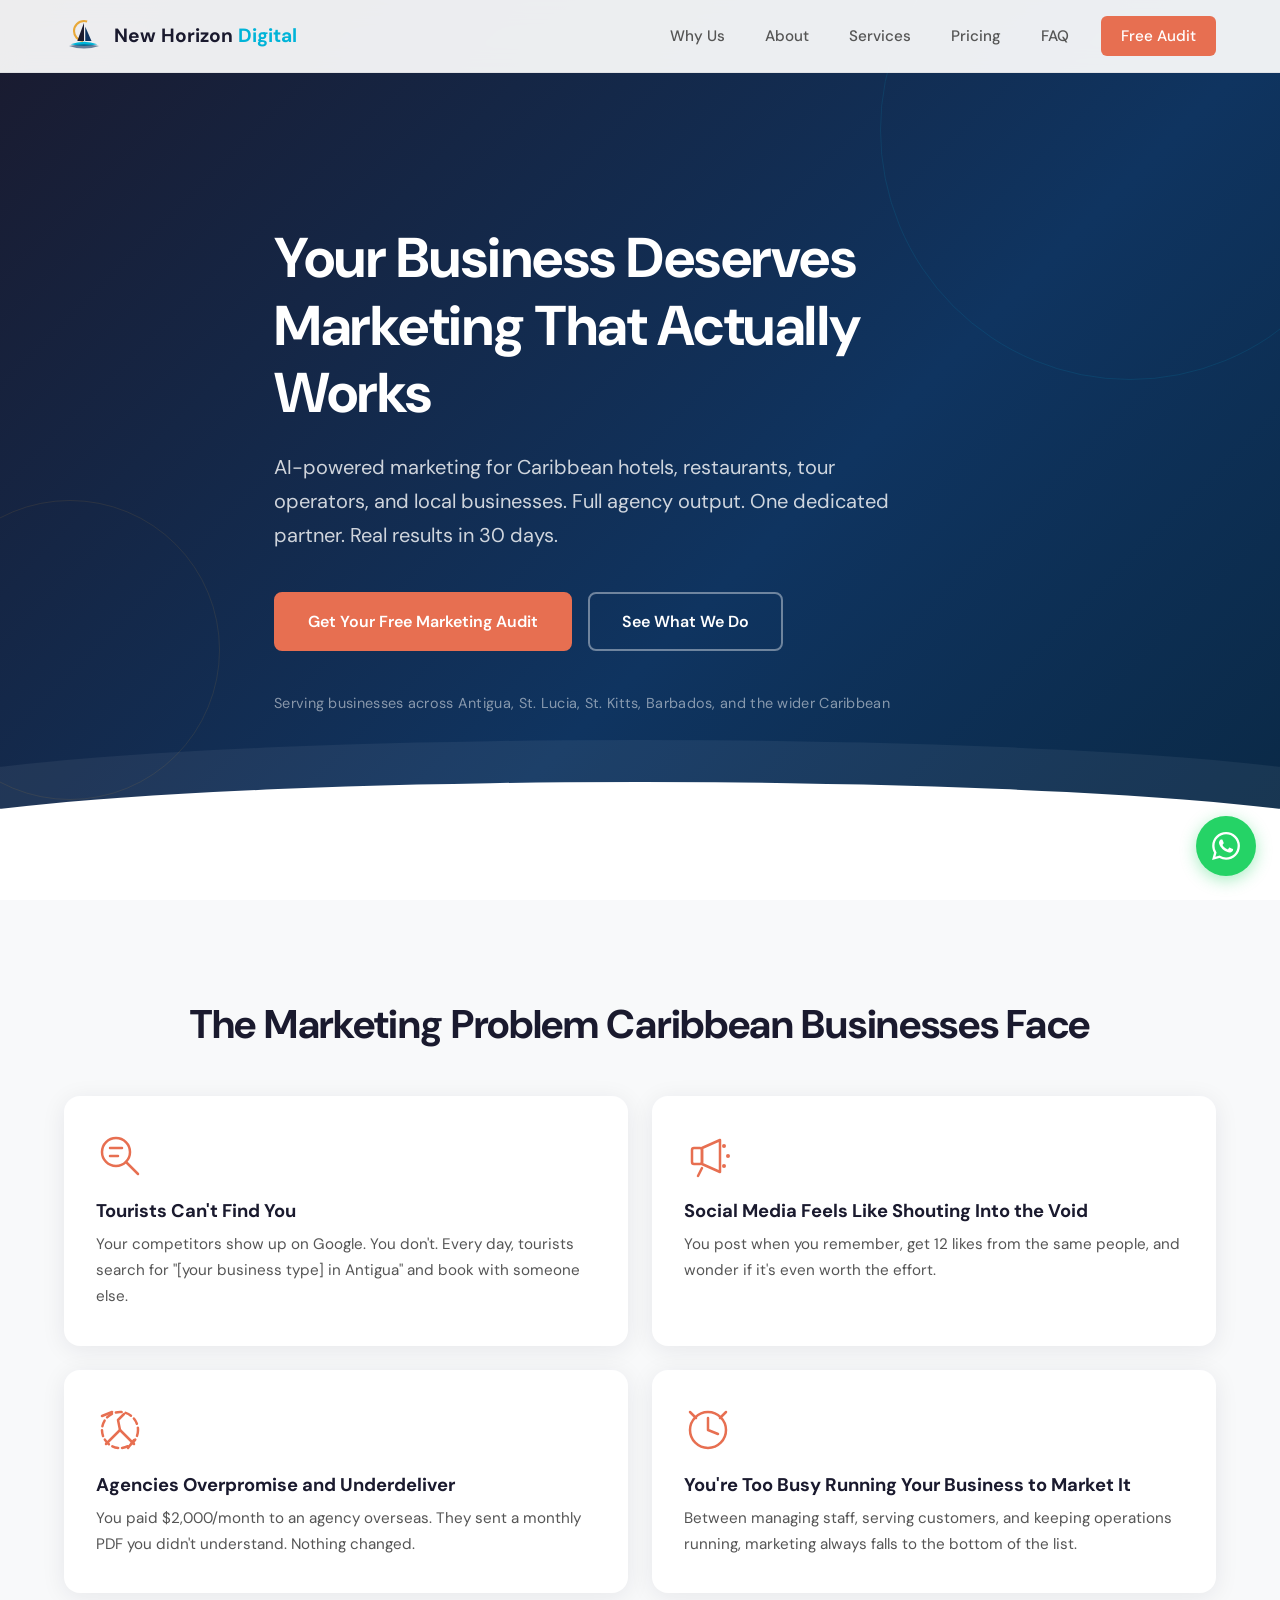
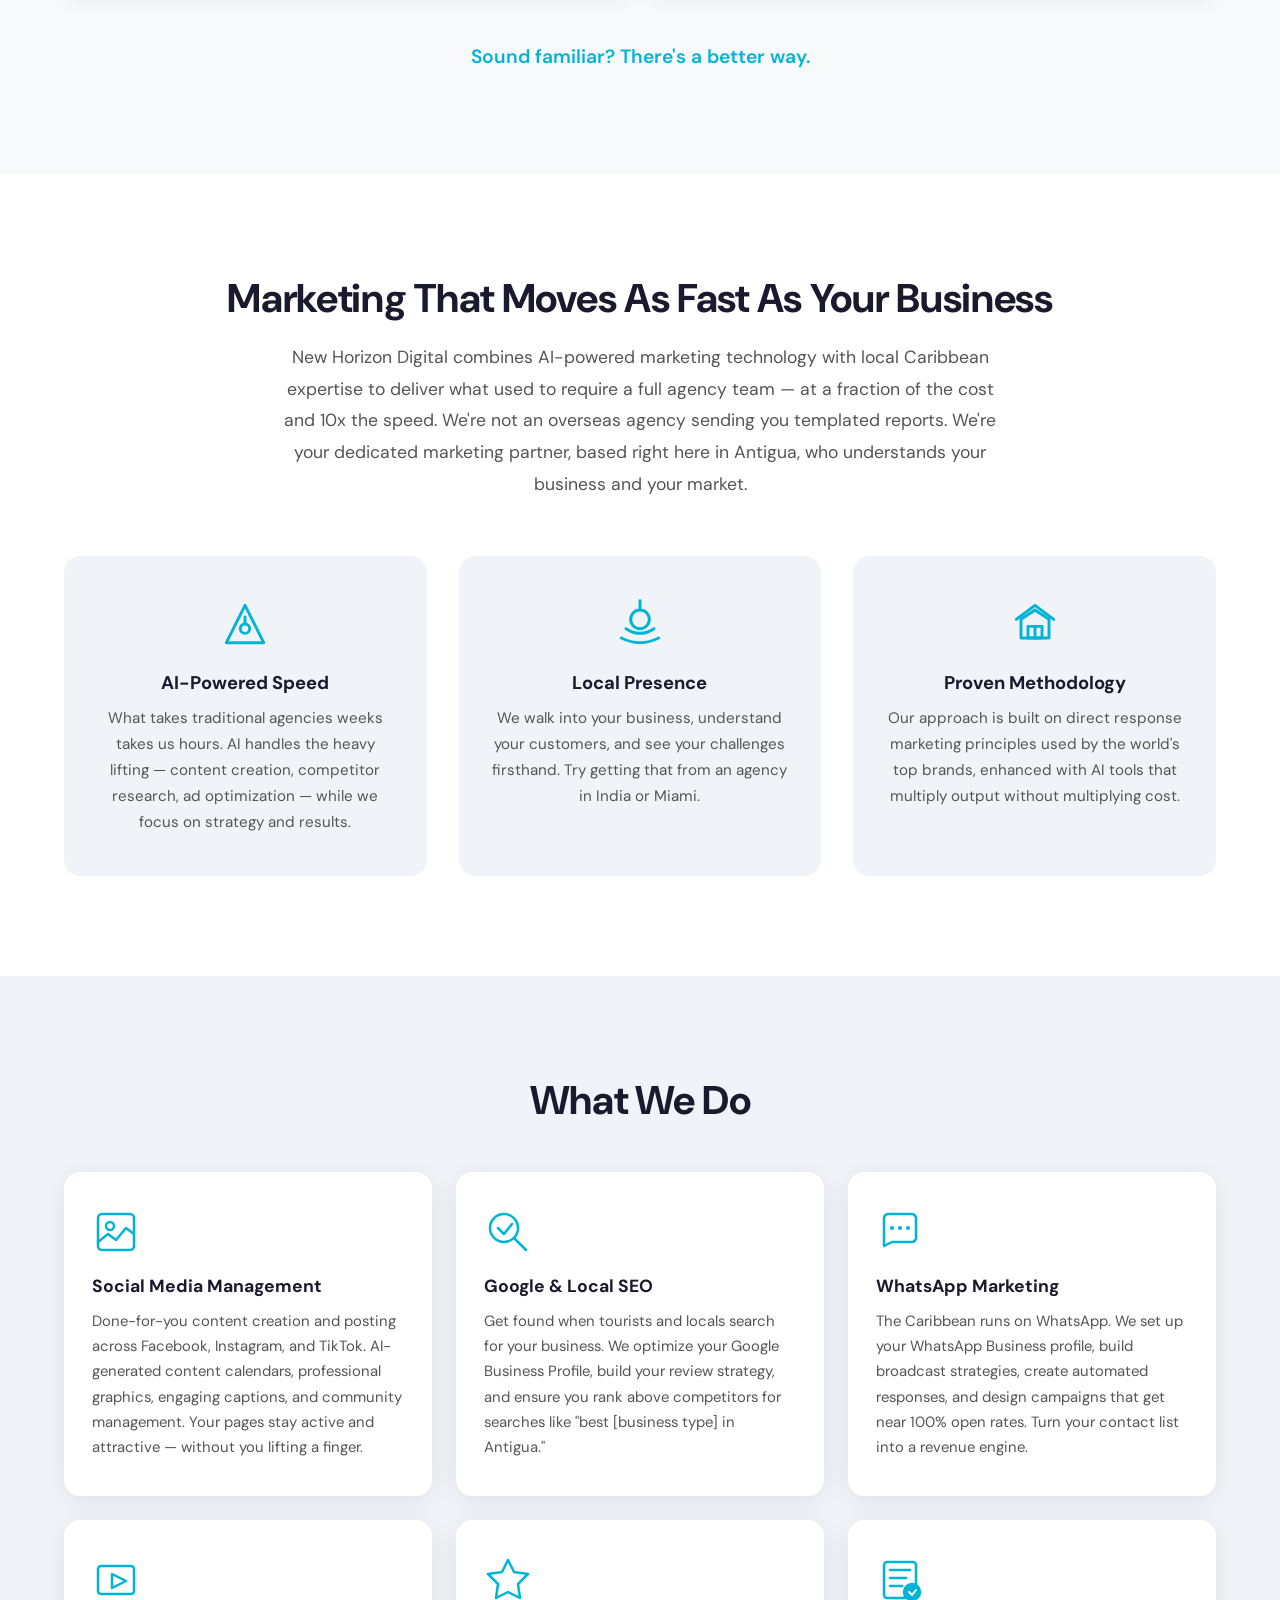
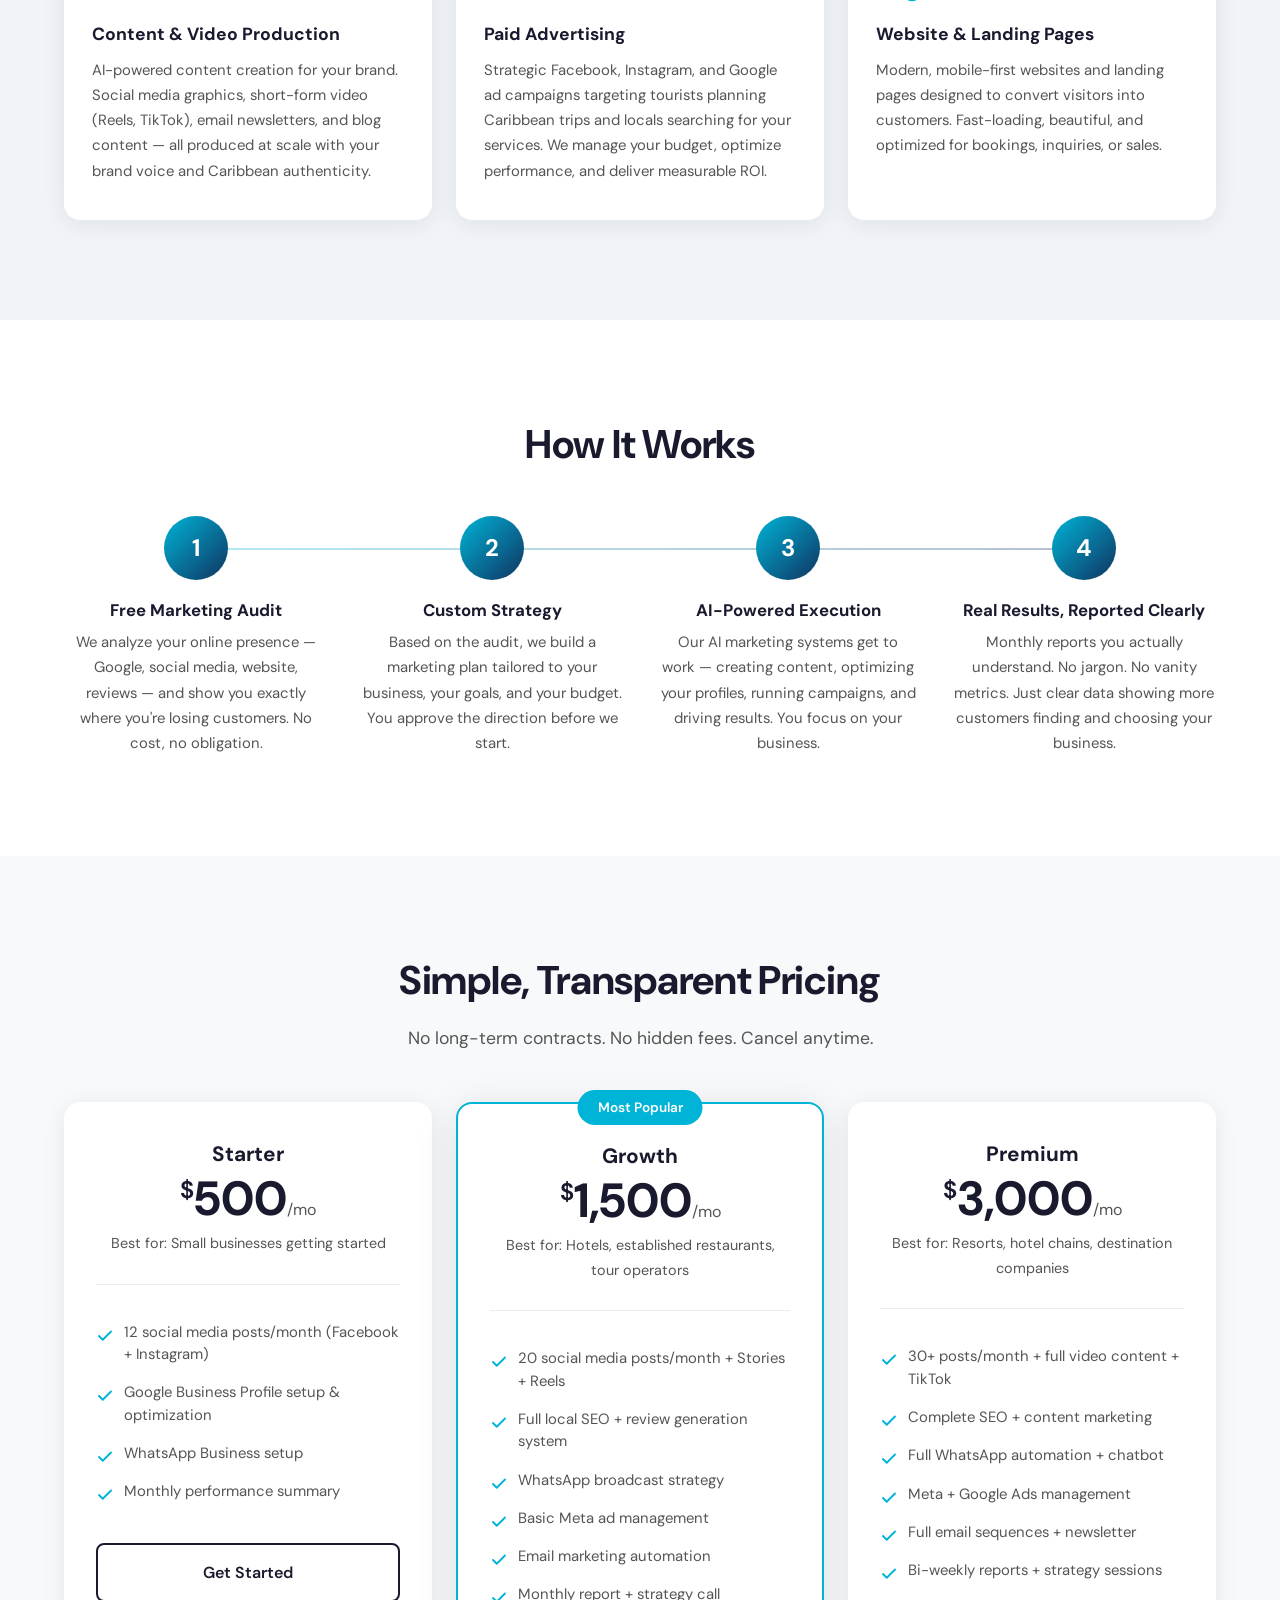
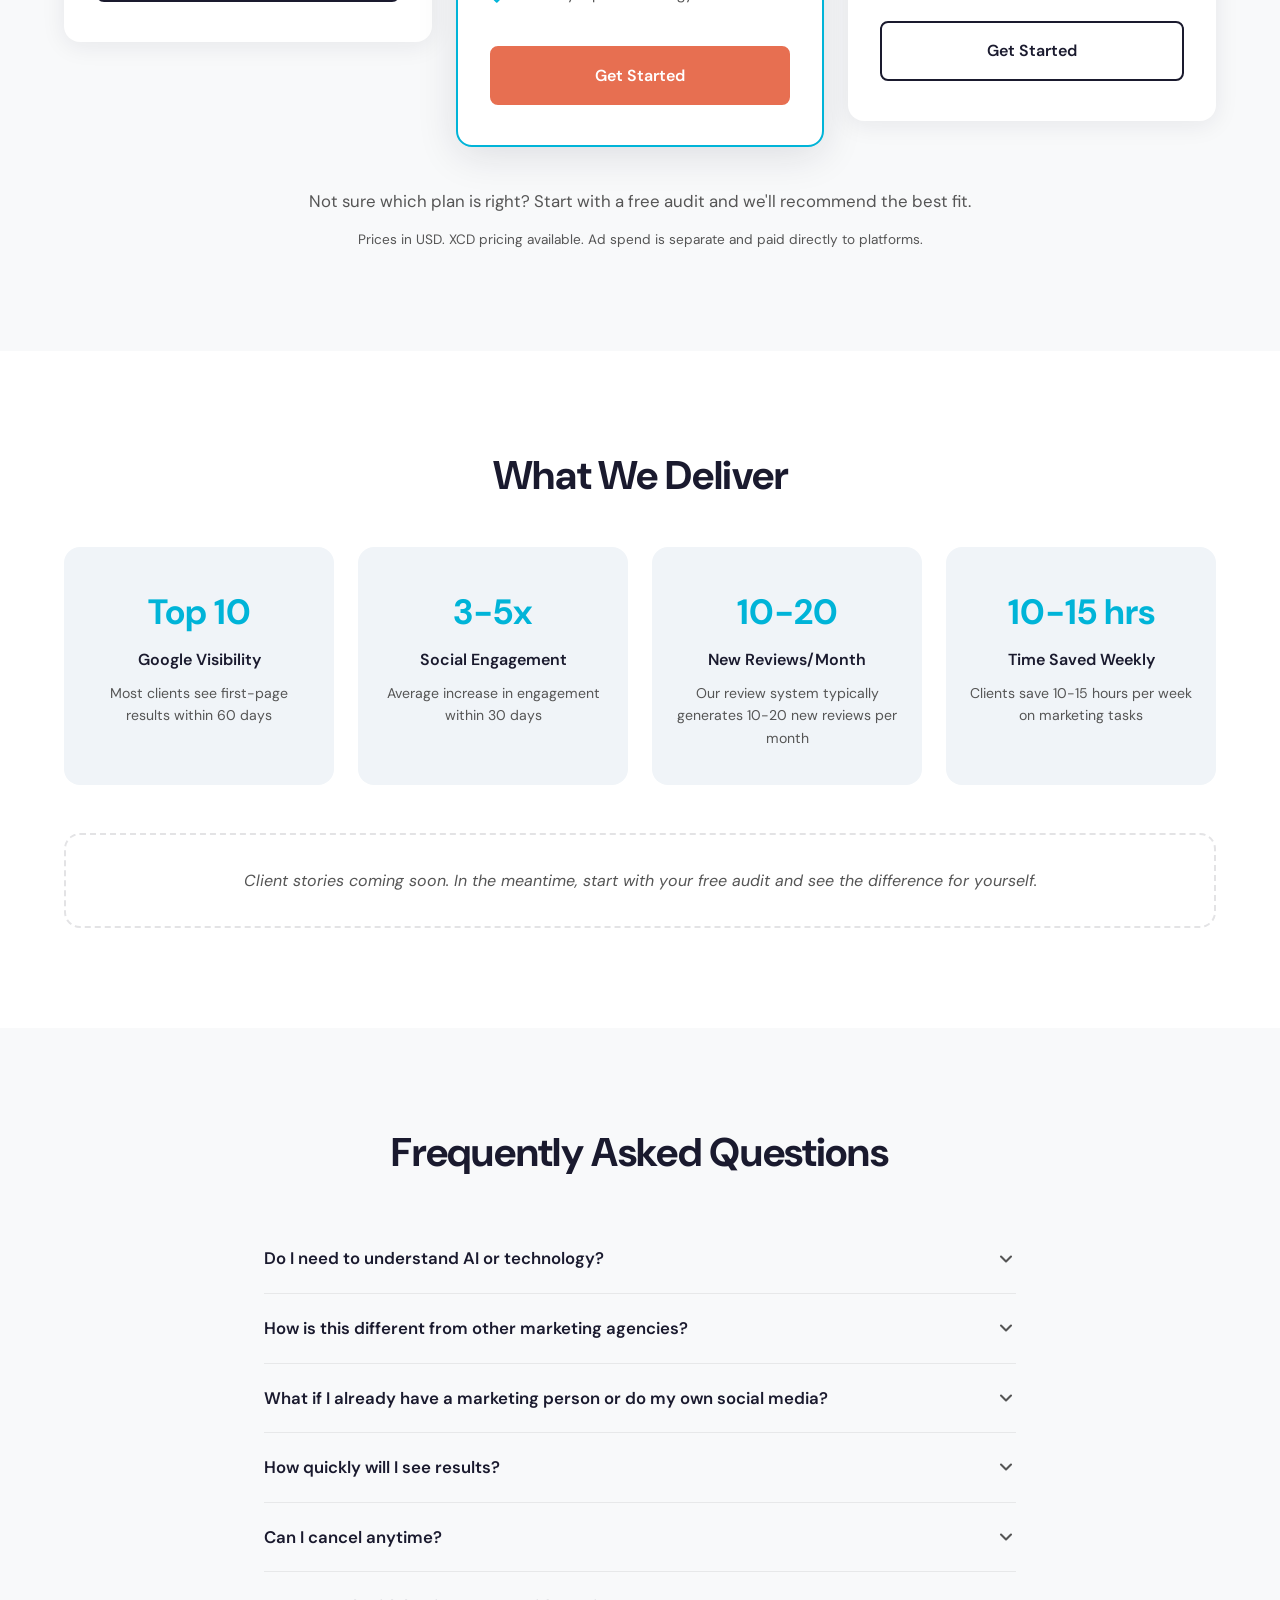
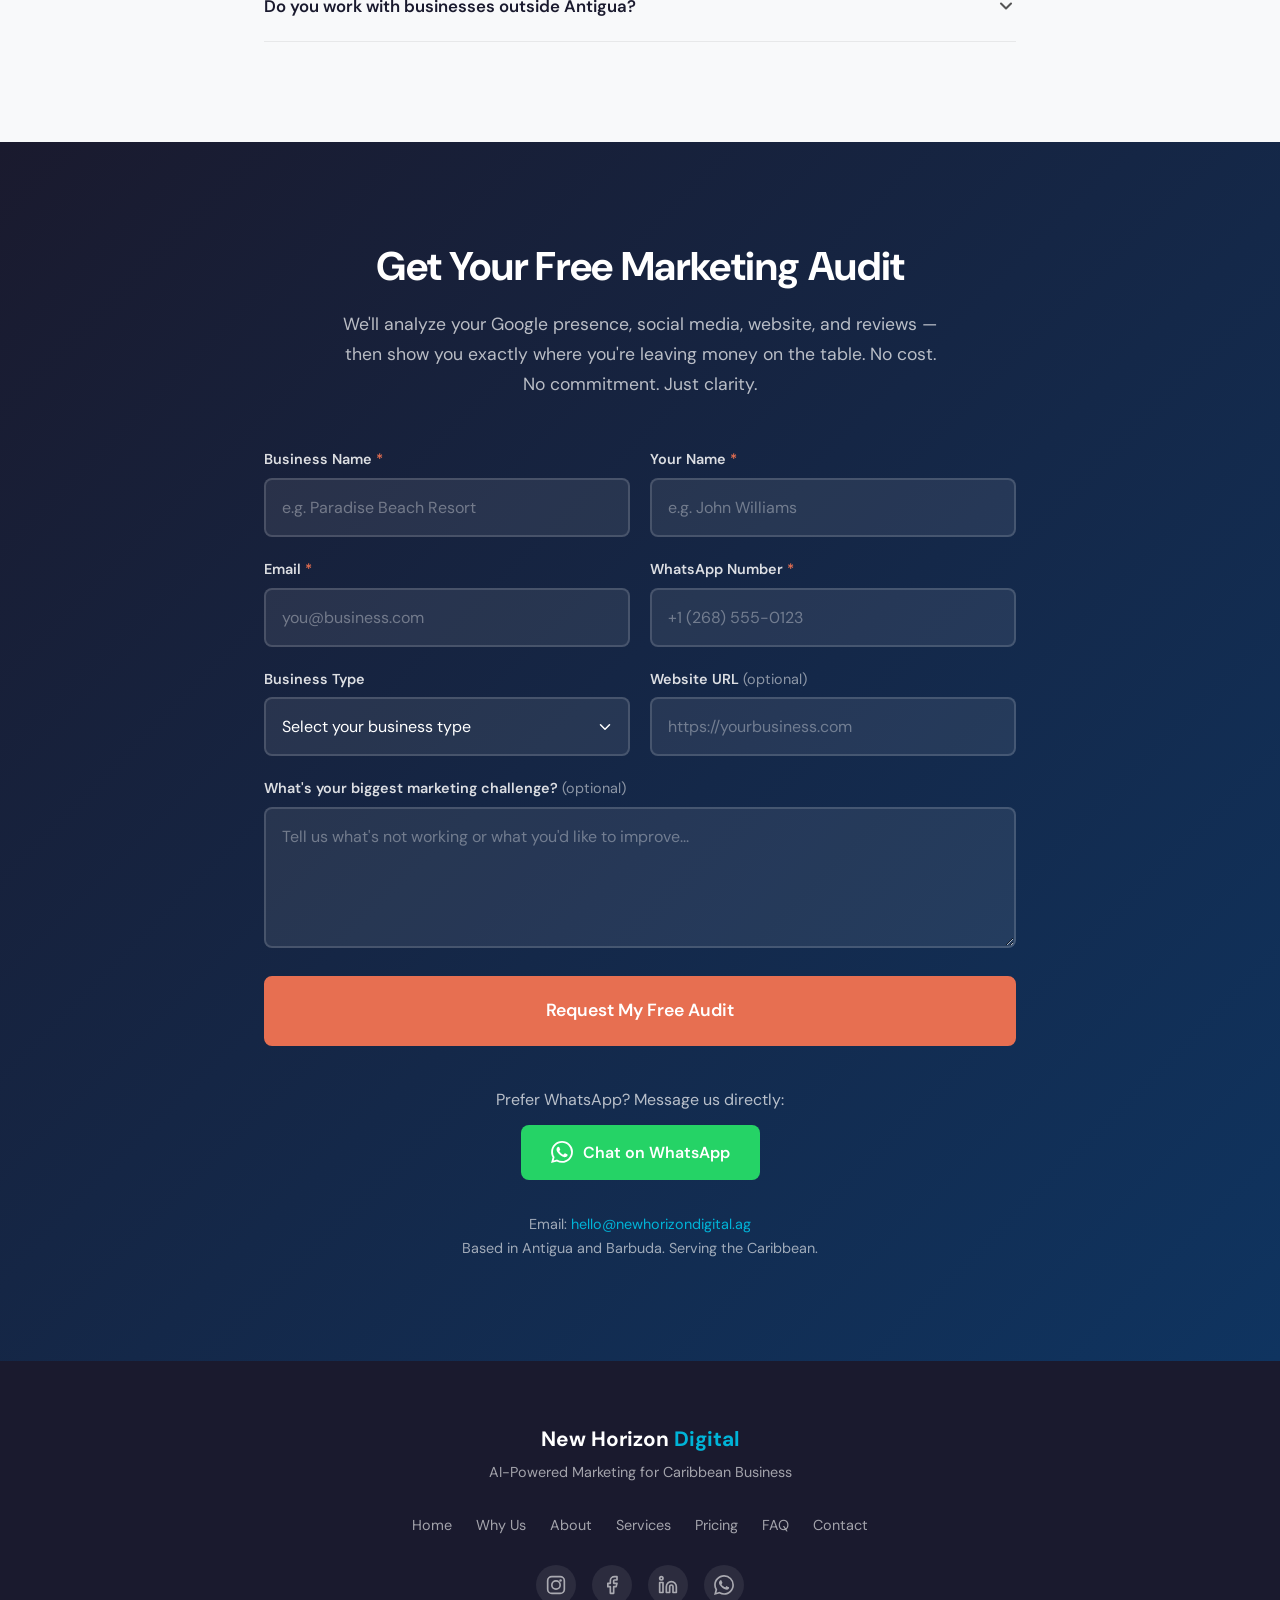
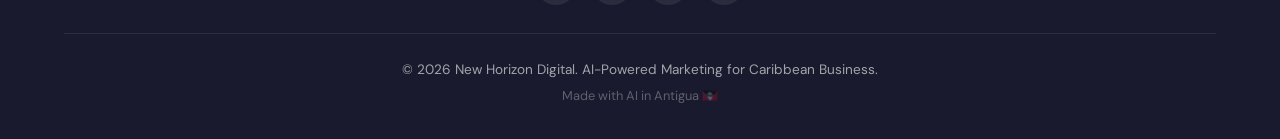
<file: index.html>
<!DOCTYPE html>
<html lang="en">
<head>
    <meta charset="UTF-8">
    <meta name="viewport" content="width=device-width, initial-scale=1.0">
    <meta name="description" content="New Horizon Digital — AI-powered marketing agency in Antigua and Barbuda. Social media, SEO, WhatsApp marketing, and more for Caribbean hotels, restaurants, and tour operators.">
    <meta name="keywords" content="marketing agency Antigua, AI marketing Caribbean, social media management Antigua, SEO Antigua, digital marketing Barbuda, Caribbean marketing agency">
    <title>New Horizon Digital | AI-Powered Marketing Agency in Antigua</title>

    <!-- Open Graph -->
    <meta property="og:title" content="New Horizon Digital | AI-Powered Marketing Agency in Antigua">
    <meta property="og:description" content="AI-powered marketing for Caribbean hotels, restaurants, tour operators, and local businesses. Full agency output. One dedicated partner. Real results in 30 days.">
    <meta property="og:type" content="website">
    <meta property="og:locale" content="en_US">

    <!-- Fonts -->
    <link rel="preconnect" href="https://fonts.googleapis.com">
    <link rel="preconnect" href="https://fonts.gstatic.com" crossorigin>
    <link href="https://fonts.googleapis.com/css2?family=DM+Sans:ital,opsz,wght@0,9..40,300;0,9..40,400;0,9..40,500;0,9..40,600;0,9..40,700;1,9..40,400&display=swap" rel="stylesheet">

    <!-- Favicon (sailboat) -->
    <link rel="icon" type="image/svg+xml" href="data:image/svg+xml,%3Csvg xmlns='http://www.w3.org/2000/svg' viewBox='0 0 64 64'%3E%3Cdefs%3E%3ClinearGradient id='g' x1='0' y1='0' x2='1' y2='1'%3E%3Cstop offset='0%25' stop-color='%2300B4D8'/%3E%3Cstop offset='100%25' stop-color='%230F3460'/%3E%3C/linearGradient%3E%3C/defs%3E%3Ccircle cx='32' cy='32' r='32' fill='%231A1A2E'/%3E%3Cpath d='M32 12 L32 38 L18 38 Z' fill='%2300B4D8'/%3E%3Cpath d='M34 18 L34 38 L46 38 Z' fill='url(%23g)'/%3E%3Cpath d='M14 42 Q32 36 50 42 Q32 46 14 42Z' fill='%2300B4D8'/%3E%3C/svg%3E">

    <link rel="stylesheet" href="styles.css">
</head>
<body>
    <!-- ========== HEADER / NAV ========== -->
    <header class="header" id="header">
        <div class="container header__inner">
            <a href="#hero" class="header__logo" aria-label="New Horizon Digital Home">
                <!-- Inline SVG logo mark -->
                <svg class="header__logo-icon" viewBox="0 0 48 48" fill="none" xmlns="http://www.w3.org/2000/svg" aria-hidden="true">
                    <circle cx="24" cy="18" r="12" fill="none" stroke="#E8A838" stroke-width="2.5" stroke-dasharray="40 40" stroke-dashoffset="-20"/>
                    <path d="M24 8L24 30L16 30Z" fill="#1A1A2E"/>
                    <path d="M25.5 13L25.5 30L33 30Z" fill="#0F3460"/>
                    <path d="M8 34 Q24 28 40 34 Q24 38 8 34Z" fill="#00B4D8"/>
                    <path d="M6 36 Q24 32 42 36 Q24 42 6 36Z" fill="#0F3460" opacity="0.6"/>
                </svg>
                <span class="header__logo-text">New Horizon <span class="header__logo-accent">Digital</span></span>
            </a>

            <nav class="header__nav" id="nav" aria-label="Main navigation">
                <ul class="header__nav-list">
                    <li><a href="#problem" class="header__nav-link">Why Us</a></li>
                    <li><a href="#solution" class="header__nav-link">About</a></li>
                    <li><a href="#services" class="header__nav-link">Services</a></li>
                    <li><a href="#pricing" class="header__nav-link">Pricing</a></li>
                    <li><a href="#faq" class="header__nav-link">FAQ</a></li>
                    <li><a href="#contact" class="header__nav-link header__nav-cta">Free Audit</a></li>
                </ul>
            </nav>

            <button class="header__menu-btn" id="menuBtn" aria-label="Toggle menu" aria-expanded="false">
                <span class="header__menu-bar"></span>
                <span class="header__menu-bar"></span>
                <span class="header__menu-bar"></span>
            </button>
        </div>
    </header>

    <!-- ========== MOBILE NAV OVERLAY ========== -->
    <div class="mobile-nav" id="mobileNav" aria-hidden="true">
        <ul class="mobile-nav__list">
            <li><a href="#problem" class="mobile-nav__link">Why Us</a></li>
            <li><a href="#solution" class="mobile-nav__link">About</a></li>
            <li><a href="#services" class="mobile-nav__link">Services</a></li>
            <li><a href="#pricing" class="mobile-nav__link">Pricing</a></li>
            <li><a href="#faq" class="mobile-nav__link">FAQ</a></li>
            <li><a href="#contact" class="mobile-nav__link mobile-nav__cta">Get Your Free Audit</a></li>
        </ul>
    </div>

    <main>
        <!-- ========== 1. HERO ========== -->
        <section class="hero" id="hero">
            <div class="hero__bg" aria-hidden="true">
                <div class="hero__wave hero__wave--1"></div>
                <div class="hero__wave hero__wave--2"></div>
            </div>
            <div class="container hero__content">
                <h1 class="hero__title fade-up">Your Business Deserves Marketing That Actually Works</h1>
                <p class="hero__subtitle fade-up">AI-powered marketing for Caribbean hotels, restaurants, tour operators, and local businesses. Full agency output. One dedicated partner. Real results in 30&nbsp;days.</p>
                <div class="hero__ctas fade-up">
                    <a href="#contact" class="btn btn--primary">Get Your Free Marketing Audit</a>
                    <a href="#services" class="btn btn--outline">See What We Do</a>
                </div>
                <p class="hero__trust fade-up">Serving businesses across Antigua, St.&nbsp;Lucia, St.&nbsp;Kitts, Barbados, and the wider Caribbean</p>
            </div>
        </section>

        <!-- ========== 2. PROBLEM ========== -->
        <section class="section section--gray" id="problem">
            <div class="container">
                <h2 class="section__title fade-up">The Marketing Problem Caribbean Businesses Face</h2>
                <div class="problem-grid">
                    <div class="problem-card fade-up">
                        <div class="problem-card__icon">
                            <!-- Search / not found icon -->
                            <svg viewBox="0 0 48 48" fill="none" stroke="currentColor" stroke-width="2.5" stroke-linecap="round" stroke-linejoin="round"><circle cx="20" cy="20" r="14"/><line x1="30" y1="30" x2="42" y2="42"/><line x1="14" y1="16" x2="26" y2="16"/><line x1="14" y1="24" x2="22" y2="24"/></svg>
                        </div>
                        <h3 class="problem-card__title">Tourists Can't Find You</h3>
                        <p class="problem-card__text">Your competitors show up on Google. You don't. Every day, tourists search for "[your business type] in Antigua" and book with someone else.</p>
                    </div>
                    <div class="problem-card fade-up">
                        <div class="problem-card__icon">
                            <!-- Megaphone / void icon -->
                            <svg viewBox="0 0 48 48" fill="none" stroke="currentColor" stroke-width="2.5" stroke-linecap="round" stroke-linejoin="round"><path d="M36 8 L18 16 L18 32 L36 40Z"/><rect x="8" y="16" width="10" height="16" rx="2"/><path d="M18 36 L14 44"/><circle cx="40" cy="14" r="2" fill="currentColor" stroke="none"/><circle cx="44" cy="24" r="2" fill="currentColor" stroke="none"/><circle cx="40" cy="34" r="2" fill="currentColor" stroke="none"/></svg>
                        </div>
                        <h3 class="problem-card__title">Social Media Feels Like Shouting Into the Void</h3>
                        <p class="problem-card__text">You post when you remember, get 12 likes from the same people, and wonder if it's even worth the effort.</p>
                    </div>
                    <div class="problem-card fade-up">
                        <div class="problem-card__icon">
                            <!-- Broken promise icon -->
                            <svg viewBox="0 0 48 48" fill="none" stroke="currentColor" stroke-width="2.5" stroke-linecap="round" stroke-linejoin="round"><path d="M10 38 L24 24 L22 14 L28 8"/><path d="M38 38 L24 24"/><path d="M6 10 L16 6"/><path d="M32 42 L38 34"/><circle cx="24" cy="24" r="18" stroke-dasharray="6 4"/></svg>
                        </div>
                        <h3 class="problem-card__title">Agencies Overpromise and Underdeliver</h3>
                        <p class="problem-card__text">You paid $2,000/month to an agency overseas. They sent a monthly PDF you didn't understand. Nothing changed.</p>
                    </div>
                    <div class="problem-card fade-up">
                        <div class="problem-card__icon">
                            <!-- Clock / busy icon -->
                            <svg viewBox="0 0 48 48" fill="none" stroke="currentColor" stroke-width="2.5" stroke-linecap="round" stroke-linejoin="round"><circle cx="24" cy="24" r="18"/><polyline points="24,12 24,24 34,28"/><path d="M6 6 L12 12"/><path d="M42 6 L36 12"/></svg>
                        </div>
                        <h3 class="problem-card__title">You're Too Busy Running Your Business to Market It</h3>
                        <p class="problem-card__text">Between managing staff, serving customers, and keeping operations running, marketing always falls to the bottom of the list.</p>
                    </div>
                </div>
                <p class="section__transition fade-up">Sound familiar? There's a better way.</p>
            </div>
        </section>

        <!-- ========== 3. SOLUTION / ABOUT ========== -->
        <section class="section" id="solution">
            <div class="container">
                <h2 class="section__title fade-up">Marketing That Moves As Fast As Your Business</h2>
                <p class="section__intro fade-up">New Horizon Digital combines AI-powered marketing technology with local Caribbean expertise to deliver what used to require a full agency team&nbsp;&mdash; at a fraction of the cost and 10x the speed. We're not an overseas agency sending you templated reports. We're your dedicated marketing partner, based right here in Antigua, who understands your business and your market.</p>
                <div class="pillars">
                    <div class="pillar fade-up">
                        <div class="pillar__icon">
                            <svg viewBox="0 0 48 48" fill="none" stroke="currentColor" stroke-width="2.5" stroke-linecap="round" stroke-linejoin="round"><path d="M8 40 L24 8 L40 40Z"/><circle cx="24" cy="28" r="4"/><line x1="24" y1="18" x2="24" y2="23"/></svg>
                        </div>
                        <h3 class="pillar__title">AI-Powered Speed</h3>
                        <p class="pillar__text">What takes traditional agencies weeks takes us hours. AI handles the heavy lifting&nbsp;&mdash; content creation, competitor research, ad optimization&nbsp;&mdash; while we focus on strategy and results.</p>
                    </div>
                    <div class="pillar fade-up">
                        <div class="pillar__icon">
                            <svg viewBox="0 0 48 48" fill="none" stroke="currentColor" stroke-width="2.5" stroke-linecap="round" stroke-linejoin="round"><path d="M24 4 L24 12"/><circle cx="24" cy="20" r="8"/><path d="M12 28 Q24 36 36 28"/><path d="M8 36 Q24 44 40 36"/></svg>
                        </div>
                        <h3 class="pillar__title">Local Presence</h3>
                        <p class="pillar__text">We walk into your business, understand your customers, and see your challenges firsthand. Try getting that from an agency in India or Miami.</p>
                    </div>
                    <div class="pillar fade-up">
                        <div class="pillar__icon">
                            <svg viewBox="0 0 48 48" fill="none" stroke="currentColor" stroke-width="2.5" stroke-linecap="round" stroke-linejoin="round"><path d="M12 36 L12 20 L24 12 L36 20 L36 36Z"/><rect x="18" y="26" width="12" height="10"/><line x1="24" y1="26" x2="24" y2="36"/><path d="M8 20 L24 8 L40 20"/></svg>
                        </div>
                        <h3 class="pillar__title">Proven Methodology</h3>
                        <p class="pillar__text">Our approach is built on direct response marketing principles used by the world's top brands, enhanced with AI tools that multiply output without multiplying cost.</p>
                    </div>
                </div>
            </div>
        </section>

        <!-- ========== 4. SERVICES ========== -->
        <section class="section section--blue" id="services">
            <div class="container">
                <h2 class="section__title fade-up">What We Do</h2>
                <div class="services-grid">
                    <div class="service-card fade-up">
                        <div class="service-card__icon">
                            <svg viewBox="0 0 48 48" fill="none" stroke="currentColor" stroke-width="2.5" stroke-linecap="round" stroke-linejoin="round"><rect x="6" y="6" width="36" height="36" rx="4"/><circle cx="18" cy="18" r="4"/><path d="M6 34 L16 26 L24 32 L34 20 L42 26"/></svg>
                        </div>
                        <h3 class="service-card__title">Social Media Management</h3>
                        <p class="service-card__text">Done-for-you content creation and posting across Facebook, Instagram, and TikTok. AI-generated content calendars, professional graphics, engaging captions, and community management. Your pages stay active and attractive&nbsp;&mdash; without you lifting a finger.</p>
                    </div>
                    <div class="service-card fade-up">
                        <div class="service-card__icon">
                            <svg viewBox="0 0 48 48" fill="none" stroke="currentColor" stroke-width="2.5" stroke-linecap="round" stroke-linejoin="round"><circle cx="20" cy="20" r="14"/><line x1="30" y1="30" x2="42" y2="42"/><path d="M14 20 L20 26 L28 16"/></svg>
                        </div>
                        <h3 class="service-card__title">Google &amp; Local SEO</h3>
                        <p class="service-card__text">Get found when tourists and locals search for your business. We optimize your Google Business Profile, build your review strategy, and ensure you rank above competitors for searches like "best [business type] in Antigua."</p>
                    </div>
                    <div class="service-card fade-up">
                        <div class="service-card__icon">
                            <svg viewBox="0 0 48 48" fill="none" stroke="currentColor" stroke-width="2.5" stroke-linecap="round" stroke-linejoin="round"><path d="M8 38 L8 10 C8 8 10 6 12 6 L36 6 C38 6 40 8 40 10 L40 30 C40 32 38 34 36 34 L16 34 L8 38Z"/><circle cx="16" cy="20" r="2" fill="currentColor" stroke="none"/><circle cx="24" cy="20" r="2" fill="currentColor" stroke="none"/><circle cx="32" cy="20" r="2" fill="currentColor" stroke="none"/></svg>
                        </div>
                        <h3 class="service-card__title">WhatsApp Marketing</h3>
                        <p class="service-card__text">The Caribbean runs on WhatsApp. We set up your WhatsApp Business profile, build broadcast strategies, create automated responses, and design campaigns that get near 100% open rates. Turn your contact list into a revenue engine.</p>
                    </div>
                    <div class="service-card fade-up">
                        <div class="service-card__icon">
                            <svg viewBox="0 0 48 48" fill="none" stroke="currentColor" stroke-width="2.5" stroke-linecap="round" stroke-linejoin="round"><rect x="6" y="10" width="36" height="28" rx="3"/><polygon points="20,18 20,32 34,25"/></svg>
                        </div>
                        <h3 class="service-card__title">Content &amp; Video Production</h3>
                        <p class="service-card__text">AI-powered content creation for your brand. Social media graphics, short-form video (Reels, TikTok), email newsletters, and blog content&nbsp;&mdash; all produced at scale with your brand voice and Caribbean authenticity.</p>
                    </div>
                    <div class="service-card fade-up">
                        <div class="service-card__icon">
                            <svg viewBox="0 0 48 48" fill="none" stroke="currentColor" stroke-width="2.5" stroke-linecap="round" stroke-linejoin="round"><path d="M24 4 L30 16 L44 18 L34 28 L36 42 L24 36 L12 42 L14 28 L4 18 L18 16Z"/></svg>
                        </div>
                        <h3 class="service-card__title">Paid Advertising</h3>
                        <p class="service-card__text">Strategic Facebook, Instagram, and Google ad campaigns targeting tourists planning Caribbean trips and locals searching for your services. We manage your budget, optimize performance, and deliver measurable ROI.</p>
                    </div>
                    <div class="service-card fade-up">
                        <div class="service-card__icon">
                            <svg viewBox="0 0 48 48" fill="none" stroke="currentColor" stroke-width="2.5" stroke-linecap="round" stroke-linejoin="round"><rect x="8" y="6" width="32" height="36" rx="3"/><line x1="14" y1="14" x2="34" y2="14"/><line x1="14" y1="22" x2="30" y2="22"/><line x1="14" y1="30" x2="26" y2="30"/><circle cx="36" cy="36" r="8" fill="#00B4D8" stroke="#00B4D8"/><path d="M33 36 L36 39 L40 34" stroke="white" stroke-width="2"/></svg>
                        </div>
                        <h3 class="service-card__title">Website &amp; Landing Pages</h3>
                        <p class="service-card__text">Modern, mobile-first websites and landing pages designed to convert visitors into customers. Fast-loading, beautiful, and optimized for bookings, inquiries, or sales.</p>
                    </div>
                </div>
            </div>
        </section>

        <!-- ========== 5. HOW IT WORKS ========== -->
        <section class="section" id="how-it-works">
            <div class="container">
                <h2 class="section__title fade-up">How It Works</h2>
                <div class="steps">
                    <div class="step fade-up">
                        <div class="step__number">1</div>
                        <h3 class="step__title">Free Marketing Audit</h3>
                        <p class="step__text">We analyze your online presence&nbsp;&mdash; Google, social media, website, reviews&nbsp;&mdash; and show you exactly where you're losing customers. No cost, no obligation.</p>
                    </div>
                    <div class="step fade-up">
                        <div class="step__number">2</div>
                        <h3 class="step__title">Custom Strategy</h3>
                        <p class="step__text">Based on the audit, we build a marketing plan tailored to your business, your goals, and your budget. You approve the direction before we start.</p>
                    </div>
                    <div class="step fade-up">
                        <div class="step__number">3</div>
                        <h3 class="step__title">AI-Powered Execution</h3>
                        <p class="step__text">Our AI marketing systems get to work&nbsp;&mdash; creating content, optimizing your profiles, running campaigns, and driving results. You focus on your business.</p>
                    </div>
                    <div class="step fade-up">
                        <div class="step__number">4</div>
                        <h3 class="step__title">Real Results, Reported Clearly</h3>
                        <p class="step__text">Monthly reports you actually understand. No jargon. No vanity metrics. Just clear data showing more customers finding and choosing your business.</p>
                    </div>
                </div>
            </div>
        </section>

        <!-- ========== 6. PRICING ========== -->
        <section class="section section--gray" id="pricing">
            <div class="container">
                <h2 class="section__title fade-up">Simple, Transparent Pricing</h2>
                <p class="section__subtitle fade-up">No long-term contracts. No hidden fees. Cancel anytime.</p>
                <div class="pricing-grid">
                    <!-- Starter -->
                    <div class="pricing-card fade-up">
                        <div class="pricing-card__header">
                            <h3 class="pricing-card__name">Starter</h3>
                            <div class="pricing-card__price"><span class="pricing-card__currency">$</span>500<span class="pricing-card__period">/mo</span></div>
                            <p class="pricing-card__for">Best for: Small businesses getting started</p>
                        </div>
                        <ul class="pricing-card__features">
                            <li>12 social media posts/month (Facebook + Instagram)</li>
                            <li>Google Business Profile setup &amp; optimization</li>
                            <li>WhatsApp Business setup</li>
                            <li>Monthly performance summary</li>
                        </ul>
                        <a href="#contact" class="btn btn--outline btn--full">Get Started</a>
                    </div>
                    <!-- Growth (Popular) -->
                    <div class="pricing-card pricing-card--popular fade-up">
                        <div class="pricing-card__badge">Most Popular</div>
                        <div class="pricing-card__header">
                            <h3 class="pricing-card__name">Growth</h3>
                            <div class="pricing-card__price"><span class="pricing-card__currency">$</span>1,500<span class="pricing-card__period">/mo</span></div>
                            <p class="pricing-card__for">Best for: Hotels, established restaurants, tour operators</p>
                        </div>
                        <ul class="pricing-card__features">
                            <li>20 social media posts/month + Stories + Reels</li>
                            <li>Full local SEO + review generation system</li>
                            <li>WhatsApp broadcast strategy</li>
                            <li>Basic Meta ad management</li>
                            <li>Email marketing automation</li>
                            <li>Monthly report + strategy call</li>
                        </ul>
                        <a href="#contact" class="btn btn--primary btn--full">Get Started</a>
                    </div>
                    <!-- Premium -->
                    <div class="pricing-card fade-up">
                        <div class="pricing-card__header">
                            <h3 class="pricing-card__name">Premium</h3>
                            <div class="pricing-card__price"><span class="pricing-card__currency">$</span>3,000<span class="pricing-card__period">/mo</span></div>
                            <p class="pricing-card__for">Best for: Resorts, hotel chains, destination companies</p>
                        </div>
                        <ul class="pricing-card__features">
                            <li>30+ posts/month + full video content + TikTok</li>
                            <li>Complete SEO + content marketing</li>
                            <li>Full WhatsApp automation + chatbot</li>
                            <li>Meta + Google Ads management</li>
                            <li>Full email sequences + newsletter</li>
                            <li>Bi-weekly reports + strategy sessions</li>
                        </ul>
                        <a href="#contact" class="btn btn--outline btn--full">Get Started</a>
                    </div>
                </div>
                <p class="pricing__note fade-up">Not sure which plan is right? Start with a free audit and we'll recommend the best fit.</p>
                <p class="pricing__fine fade-up">Prices in USD. XCD pricing available. Ad spend is separate and paid directly to platforms.</p>
            </div>
        </section>

        <!-- ========== 7. RESULTS / SOCIAL PROOF ========== -->
        <section class="section" id="results">
            <div class="container">
                <h2 class="section__title fade-up">What We Deliver</h2>
                <div class="metrics-grid">
                    <div class="metric-card fade-up">
                        <div class="metric-card__value">Top 10</div>
                        <div class="metric-card__label">Google Visibility</div>
                        <p class="metric-card__desc">Most clients see first-page results within 60 days</p>
                    </div>
                    <div class="metric-card fade-up">
                        <div class="metric-card__value">3-5x</div>
                        <div class="metric-card__label">Social Engagement</div>
                        <p class="metric-card__desc">Average increase in engagement within 30 days</p>
                    </div>
                    <div class="metric-card fade-up">
                        <div class="metric-card__value">10-20</div>
                        <div class="metric-card__label">New Reviews/Month</div>
                        <p class="metric-card__desc">Our review system typically generates 10-20 new reviews per month</p>
                    </div>
                    <div class="metric-card fade-up">
                        <div class="metric-card__value">10-15 hrs</div>
                        <div class="metric-card__label">Time Saved Weekly</div>
                        <p class="metric-card__desc">Clients save 10-15 hours per week on marketing tasks</p>
                    </div>
                </div>
                <div class="testimonial-placeholder fade-up">
                    <p>Client stories coming soon. In the meantime, start with your free audit and see the difference for yourself.</p>
                </div>
            </div>
        </section>

        <!-- ========== 8. FAQ ========== -->
        <section class="section section--gray" id="faq">
            <div class="container container--narrow">
                <h2 class="section__title fade-up">Frequently Asked Questions</h2>
                <div class="faq-list fade-up">
                    <div class="faq-item">
                        <button class="faq-item__question" aria-expanded="false">
                            Do I need to understand AI or technology?
                            <svg class="faq-item__chevron" viewBox="0 0 24 24" fill="none" stroke="currentColor" stroke-width="2.5" stroke-linecap="round" stroke-linejoin="round"><polyline points="6 9 12 15 18 9"/></svg>
                        </button>
                        <div class="faq-item__answer" aria-hidden="true">
                            <p>Not at all. We handle everything. You just tell us about your business and goals&nbsp;&mdash; we do the rest. You'll never need to touch an AI tool.</p>
                        </div>
                    </div>
                    <div class="faq-item">
                        <button class="faq-item__question" aria-expanded="false">
                            How is this different from other marketing agencies?
                            <svg class="faq-item__chevron" viewBox="0 0 24 24" fill="none" stroke="currentColor" stroke-width="2.5" stroke-linecap="round" stroke-linejoin="round"><polyline points="6 9 12 15 18 9"/></svg>
                        </button>
                        <div class="faq-item__answer" aria-hidden="true">
                            <p>Three ways: we're local (based in Antigua, not overseas), we're AI-powered (so we deliver faster and at lower cost), and we focus exclusively on Caribbean businesses (so we understand your market).</p>
                        </div>
                    </div>
                    <div class="faq-item">
                        <button class="faq-item__question" aria-expanded="false">
                            What if I already have a marketing person or do my own social media?
                            <svg class="faq-item__chevron" viewBox="0 0 24 24" fill="none" stroke="currentColor" stroke-width="2.5" stroke-linecap="round" stroke-linejoin="round"><polyline points="6 9 12 15 18 9"/></svg>
                        </button>
                        <div class="faq-item__answer" aria-hidden="true">
                            <p>Great&nbsp;&mdash; we can complement what you're already doing. Many clients use us to handle the heavy lifting while their team focuses on in-person customer experience.</p>
                        </div>
                    </div>
                    <div class="faq-item">
                        <button class="faq-item__question" aria-expanded="false">
                            How quickly will I see results?
                            <svg class="faq-item__chevron" viewBox="0 0 24 24" fill="none" stroke="currentColor" stroke-width="2.5" stroke-linecap="round" stroke-linejoin="round"><polyline points="6 9 12 15 18 9"/></svg>
                        </button>
                        <div class="faq-item__answer" aria-hidden="true">
                            <p>Google Business Profile improvements show within the first week. Social media engagement typically increases within 2-3 weeks. SEO results build over 2-3 months. We set realistic expectations upfront.</p>
                        </div>
                    </div>
                    <div class="faq-item">
                        <button class="faq-item__question" aria-expanded="false">
                            Can I cancel anytime?
                            <svg class="faq-item__chevron" viewBox="0 0 24 24" fill="none" stroke="currentColor" stroke-width="2.5" stroke-linecap="round" stroke-linejoin="round"><polyline points="6 9 12 15 18 9"/></svg>
                        </button>
                        <div class="faq-item__answer" aria-hidden="true">
                            <p>Yes. No long-term contracts. We believe if we're doing great work, you'll stay because you want to, not because you're locked in.</p>
                        </div>
                    </div>
                    <div class="faq-item">
                        <button class="faq-item__question" aria-expanded="false">
                            Do you work with businesses outside Antigua?
                            <svg class="faq-item__chevron" viewBox="0 0 24 24" fill="none" stroke="currentColor" stroke-width="2.5" stroke-linecap="round" stroke-linejoin="round"><polyline points="6 9 12 15 18 9"/></svg>
                        </button>
                        <div class="faq-item__answer" aria-hidden="true">
                            <p>Absolutely. We serve businesses across the Caribbean&nbsp;&mdash; St.&nbsp;Lucia, St.&nbsp;Kitts, Barbados, Grenada, and the wider OECS region. Remote collaboration works seamlessly with our AI-powered systems.</p>
                        </div>
                    </div>
                </div>
            </div>
        </section>

        <!-- ========== 9. CONTACT / CTA ========== -->
        <section class="section section--dark" id="contact">
            <div class="container container--narrow">
                <h2 class="section__title section__title--light fade-up">Get Your Free Marketing Audit</h2>
                <p class="section__subtitle section__subtitle--light fade-up">We'll analyze your Google presence, social media, website, and reviews&nbsp;&mdash; then show you exactly where you're leaving money on the table. No cost. No commitment. Just clarity.</p>
                <form class="contact-form fade-up" action="https://formspree.io/f/placeholder" method="POST" id="contactForm">
                    <div class="contact-form__row">
                        <div class="contact-form__field">
                            <label for="business-name">Business Name <span class="required">*</span></label>
                            <input type="text" id="business-name" name="business_name" required placeholder="e.g. Paradise Beach Resort">
                        </div>
                        <div class="contact-form__field">
                            <label for="your-name">Your Name <span class="required">*</span></label>
                            <input type="text" id="your-name" name="your_name" required placeholder="e.g. John Williams">
                        </div>
                    </div>
                    <div class="contact-form__row">
                        <div class="contact-form__field">
                            <label for="email">Email <span class="required">*</span></label>
                            <input type="email" id="email" name="email" required placeholder="you@business.com">
                        </div>
                        <div class="contact-form__field">
                            <label for="whatsapp">WhatsApp Number <span class="required">*</span></label>
                            <input type="tel" id="whatsapp" name="whatsapp" required placeholder="+1 (268) 555-0123">
                        </div>
                    </div>
                    <div class="contact-form__row">
                        <div class="contact-form__field">
                            <label for="business-type">Business Type</label>
                            <select id="business-type" name="business_type">
                                <option value="" disabled selected>Select your business type</option>
                                <option value="hotel_resort">Hotel / Resort</option>
                                <option value="restaurant_bar">Restaurant / Bar</option>
                                <option value="tour_operator">Tour Operator</option>
                                <option value="retail_shop">Retail / Shop</option>
                                <option value="professional_services">Professional Services</option>
                                <option value="other">Other</option>
                            </select>
                        </div>
                        <div class="contact-form__field">
                            <label for="website-url">Website URL <span class="optional">(optional)</span></label>
                            <input type="url" id="website-url" name="website_url" placeholder="https://yourbusiness.com">
                        </div>
                    </div>
                    <div class="contact-form__field contact-form__field--full">
                        <label for="challenge">What's your biggest marketing challenge? <span class="optional">(optional)</span></label>
                        <textarea id="challenge" name="challenge" rows="4" placeholder="Tell us what's not working or what you'd like to improve..."></textarea>
                    </div>
                    <button type="submit" class="btn btn--primary btn--full btn--lg">Request My Free Audit</button>
                </form>
                <div class="contact-alt fade-up">
                    <p>Prefer WhatsApp? Message us directly:</p>
                    <a href="https://wa.me/12685551234" class="btn btn--whatsapp" target="_blank" rel="noopener noreferrer">
                        <svg viewBox="0 0 24 24" fill="currentColor" width="20" height="20"><path d="M17.472 14.382c-.297-.149-1.758-.867-2.03-.967-.273-.099-.471-.148-.67.15-.197.297-.767.966-.94 1.164-.173.199-.347.223-.644.075-.297-.15-1.255-.463-2.39-1.475-.883-.788-1.48-1.761-1.653-2.059-.173-.297-.018-.458.13-.606.134-.133.298-.347.446-.52.149-.174.198-.298.298-.497.099-.198.05-.371-.025-.52-.075-.149-.669-1.612-.916-2.207-.242-.579-.487-.5-.669-.51-.173-.008-.371-.01-.57-.01-.198 0-.52.074-.792.372-.272.297-1.04 1.016-1.04 2.479 0 1.462 1.065 2.875 1.213 3.074.149.198 2.096 3.2 5.077 4.487.709.306 1.262.489 1.694.625.712.227 1.36.195 1.871.118.571-.085 1.758-.719 2.006-1.413.248-.694.248-1.289.173-1.413-.074-.124-.272-.198-.57-.347m-5.421 7.403h-.004a9.87 9.87 0 01-5.031-1.378l-.361-.214-3.741.982.998-3.648-.235-.374a9.86 9.86 0 01-1.51-5.26c.001-5.45 4.436-9.884 9.888-9.884 2.64 0 5.122 1.03 6.988 2.898a9.825 9.825 0 012.893 6.994c-.003 5.45-4.437 9.884-9.885 9.884m8.413-18.297A11.815 11.815 0 0012.05 0C5.495 0 .16 5.335.157 11.892c0 2.096.547 4.142 1.588 5.945L.057 24l6.305-1.654a11.882 11.882 0 005.683 1.448h.005c6.554 0 11.89-5.335 11.893-11.893a11.821 11.821 0 00-3.48-8.413z"/></svg>
                        Chat on WhatsApp
                    </a>
                </div>
                <div class="contact-info fade-up">
                    <p>Email: <a href="mailto:hello@newhorizondigital.ag">hello@newhorizondigital.ag</a></p>
                    <p>Based in Antigua and Barbuda. Serving the Caribbean.</p>
                </div>
            </div>
        </section>
    </main>

    <!-- ========== 10. FOOTER ========== -->
    <footer class="footer">
        <div class="container footer__inner">
            <div class="footer__brand">
                <span class="footer__logo-text">New Horizon <span class="footer__logo-accent">Digital</span></span>
                <p class="footer__tagline">AI-Powered Marketing for Caribbean Business</p>
            </div>
            <nav class="footer__nav" aria-label="Footer navigation">
                <a href="#hero">Home</a>
                <a href="#problem">Why Us</a>
                <a href="#solution">About</a>
                <a href="#services">Services</a>
                <a href="#pricing">Pricing</a>
                <a href="#faq">FAQ</a>
                <a href="#contact">Contact</a>
            </nav>
            <div class="footer__social">
                <a href="#" aria-label="Instagram" target="_blank" rel="noopener noreferrer">
                    <svg viewBox="0 0 24 24" fill="none" stroke="currentColor" stroke-width="2" stroke-linecap="round" stroke-linejoin="round"><rect x="2" y="2" width="20" height="20" rx="5"/><circle cx="12" cy="12" r="5"/><circle cx="17.5" cy="6.5" r="1.5" fill="currentColor" stroke="none"/></svg>
                </a>
                <a href="#" aria-label="Facebook" target="_blank" rel="noopener noreferrer">
                    <svg viewBox="0 0 24 24" fill="none" stroke="currentColor" stroke-width="2" stroke-linecap="round" stroke-linejoin="round"><path d="M18 2h-3a5 5 0 00-5 5v3H7v4h3v8h4v-8h3l1-4h-4V7a1 1 0 011-1h3z"/></svg>
                </a>
                <a href="#" aria-label="LinkedIn" target="_blank" rel="noopener noreferrer">
                    <svg viewBox="0 0 24 24" fill="none" stroke="currentColor" stroke-width="2" stroke-linecap="round" stroke-linejoin="round"><path d="M16 8a6 6 0 016 6v7h-4v-7a2 2 0 00-2-2 2 2 0 00-2 2v7h-4v-7a6 6 0 016-6z"/><rect x="2" y="9" width="4" height="12"/><circle cx="4" cy="4" r="2"/></svg>
                </a>
                <a href="https://wa.me/12685551234" aria-label="WhatsApp" target="_blank" rel="noopener noreferrer">
                    <svg viewBox="0 0 24 24" fill="currentColor"><path d="M17.472 14.382c-.297-.149-1.758-.867-2.03-.967-.273-.099-.471-.148-.67.15-.197.297-.767.966-.94 1.164-.173.199-.347.223-.644.075-.297-.15-1.255-.463-2.39-1.475-.883-.788-1.48-1.761-1.653-2.059-.173-.297-.018-.458.13-.606.134-.133.298-.347.446-.52.149-.174.198-.298.298-.497.099-.198.05-.371-.025-.52-.075-.149-.669-1.612-.916-2.207-.242-.579-.487-.5-.669-.51-.173-.008-.371-.01-.57-.01-.198 0-.52.074-.792.372-.272.297-1.04 1.016-1.04 2.479 0 1.462 1.065 2.875 1.213 3.074.149.198 2.096 3.2 5.077 4.487.709.306 1.262.489 1.694.625.712.227 1.36.195 1.871.118.571-.085 1.758-.719 2.006-1.413.248-.694.248-1.289.173-1.413-.074-.124-.272-.198-.57-.347m-5.421 7.403h-.004a9.87 9.87 0 01-5.031-1.378l-.361-.214-3.741.982.998-3.648-.235-.374a9.86 9.86 0 01-1.51-5.26c.001-5.45 4.436-9.884 9.888-9.884 2.64 0 5.122 1.03 6.988 2.898a9.825 9.825 0 012.893 6.994c-.003 5.45-4.437 9.884-9.885 9.884m8.413-18.297A11.815 11.815 0 0012.05 0C5.495 0 .16 5.335.157 11.892c0 2.096.547 4.142 1.588 5.945L.057 24l6.305-1.654a11.882 11.882 0 005.683 1.448h.005c6.554 0 11.89-5.335 11.893-11.893a11.821 11.821 0 00-3.48-8.413z"/></svg>
                </a>
            </div>
            <div class="footer__bottom">
                <p>&copy; 2026 New Horizon Digital. AI-Powered Marketing for Caribbean Business.</p>
                <p class="footer__made">Made with AI in Antigua &#x1F1E6;&#x1F1EC;</p>
            </div>
        </div>
    </footer>

    <!-- ========== FLOATING WHATSAPP BUTTON ========== -->
    <a href="https://wa.me/12685551234" class="whatsapp-float" target="_blank" rel="noopener noreferrer" aria-label="Chat on WhatsApp">
        <svg viewBox="0 0 24 24" fill="white"><path d="M17.472 14.382c-.297-.149-1.758-.867-2.03-.967-.273-.099-.471-.148-.67.15-.197.297-.767.966-.94 1.164-.173.199-.347.223-.644.075-.297-.15-1.255-.463-2.39-1.475-.883-.788-1.48-1.761-1.653-2.059-.173-.297-.018-.458.13-.606.134-.133.298-.347.446-.52.149-.174.198-.298.298-.497.099-.198.05-.371-.025-.52-.075-.149-.669-1.612-.916-2.207-.242-.579-.487-.5-.669-.51-.173-.008-.371-.01-.57-.01-.198 0-.52.074-.792.372-.272.297-1.04 1.016-1.04 2.479 0 1.462 1.065 2.875 1.213 3.074.149.198 2.096 3.2 5.077 4.487.709.306 1.262.489 1.694.625.712.227 1.36.195 1.871.118.571-.085 1.758-.719 2.006-1.413.248-.694.248-1.289.173-1.413-.074-.124-.272-.198-.57-.347m-5.421 7.403h-.004a9.87 9.87 0 01-5.031-1.378l-.361-.214-3.741.982.998-3.648-.235-.374a9.86 9.86 0 01-1.51-5.26c.001-5.45 4.436-9.884 9.888-9.884 2.64 0 5.122 1.03 6.988 2.898a9.825 9.825 0 012.893 6.994c-.003 5.45-4.437 9.884-9.885 9.884m8.413-18.297A11.815 11.815 0 0012.05 0C5.495 0 .16 5.335.157 11.892c0 2.096.547 4.142 1.588 5.945L.057 24l6.305-1.654a11.882 11.882 0 005.683 1.448h.005c6.554 0 11.89-5.335 11.893-11.893a11.821 11.821 0 00-3.48-8.413z"/></svg>
    </a>

    <script src="script.js"></script>
</body>
</html>
</file>
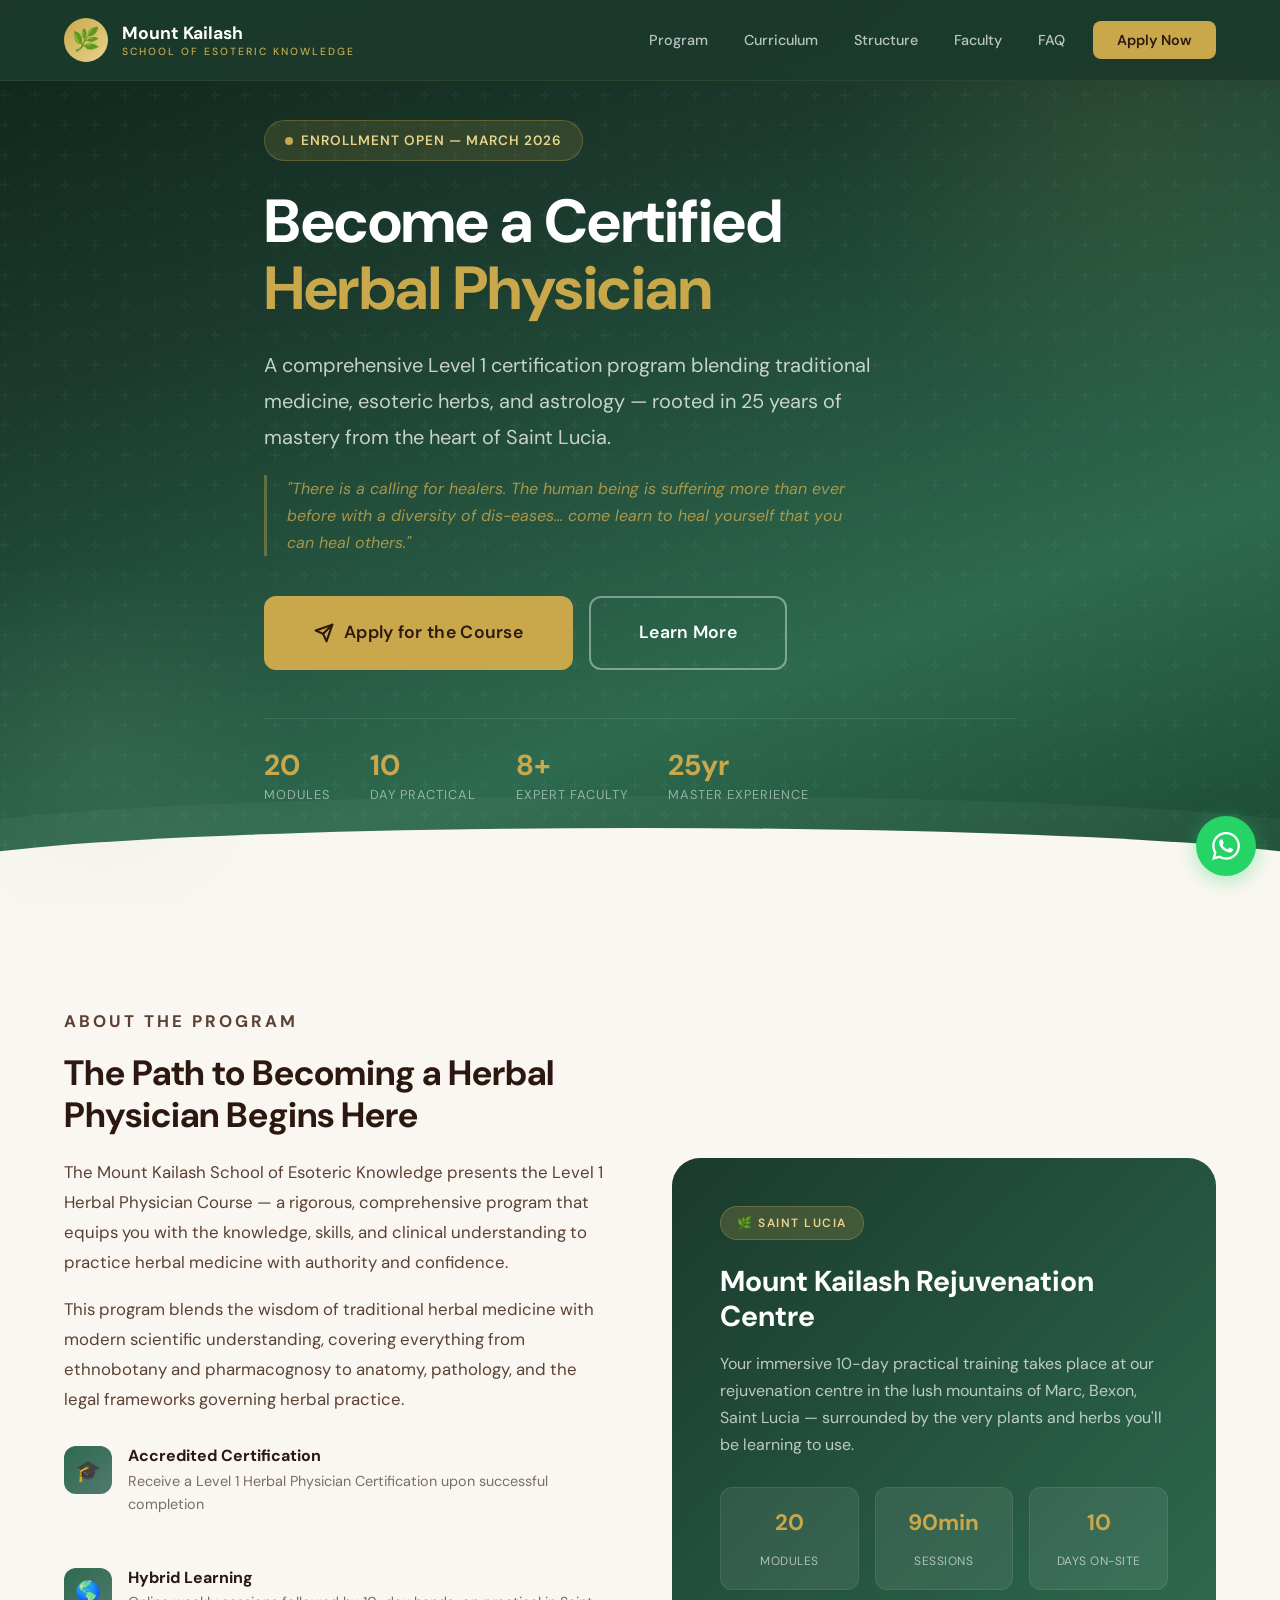
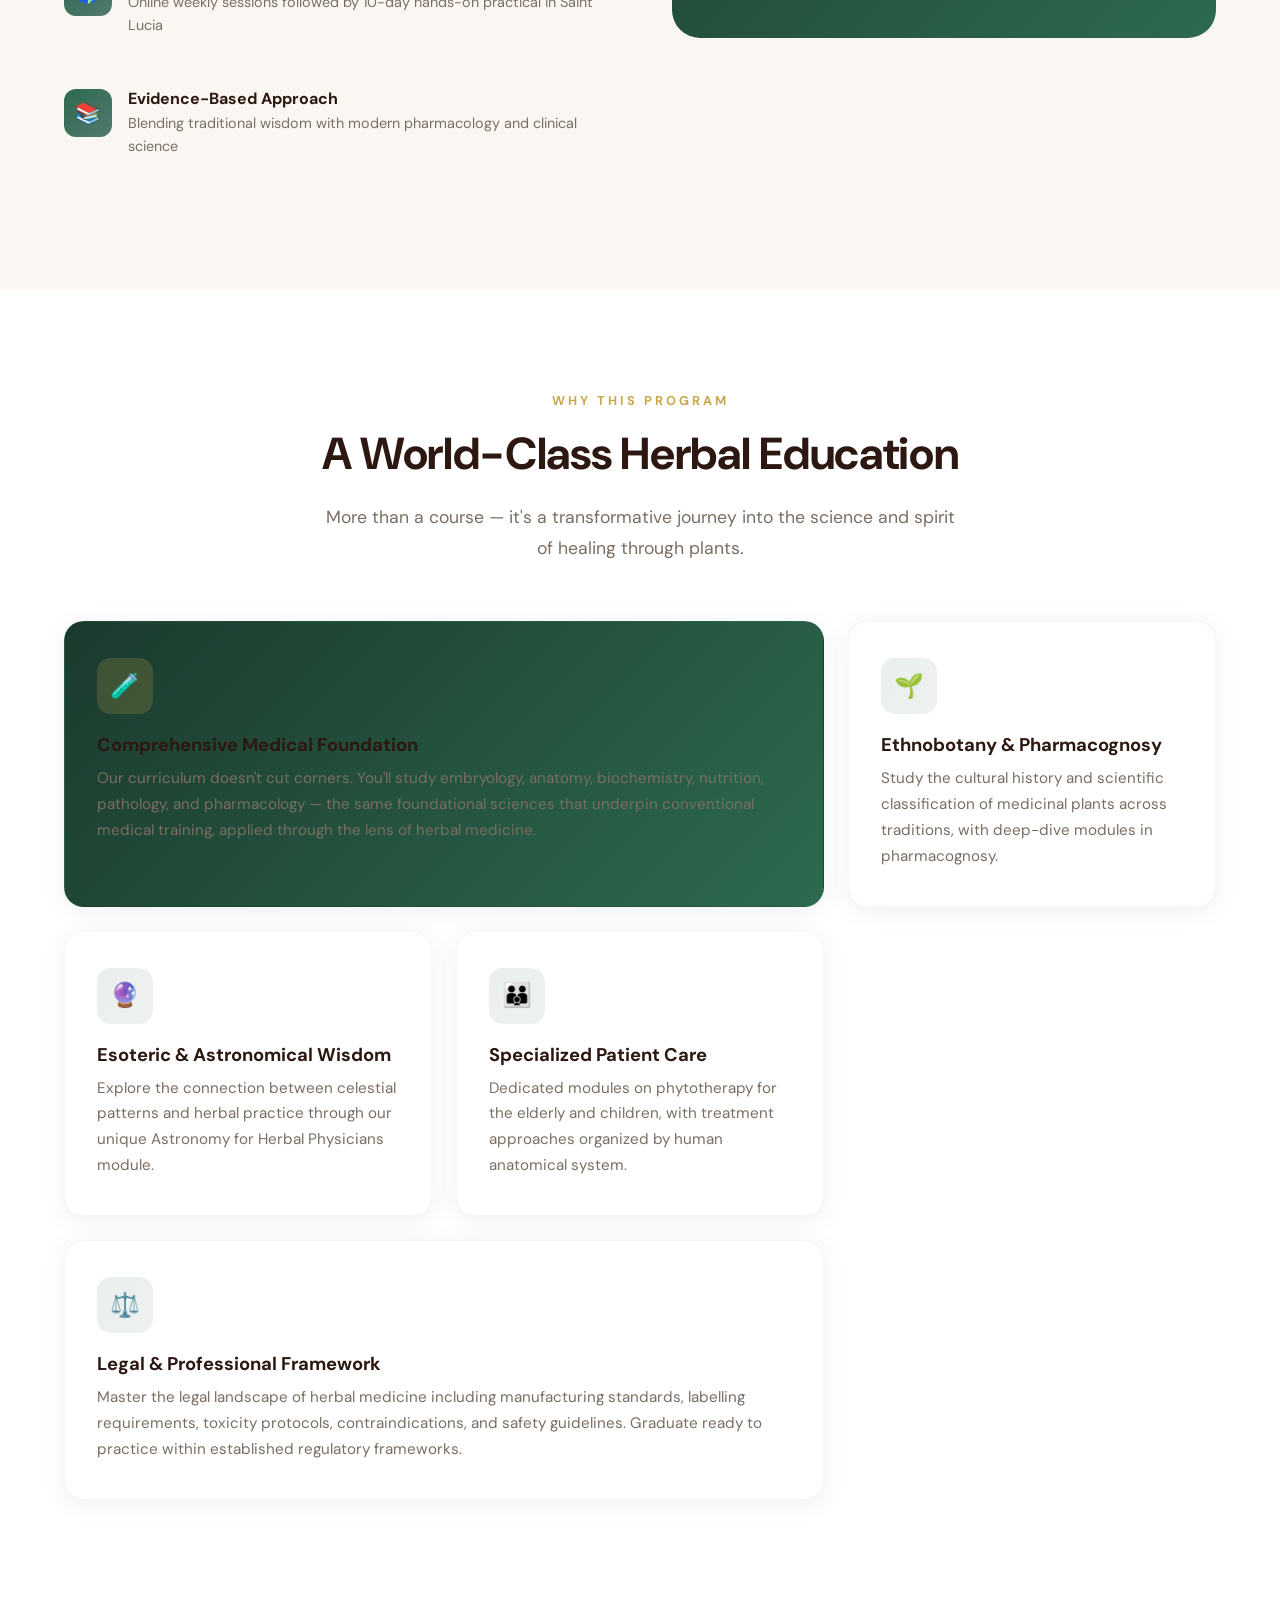
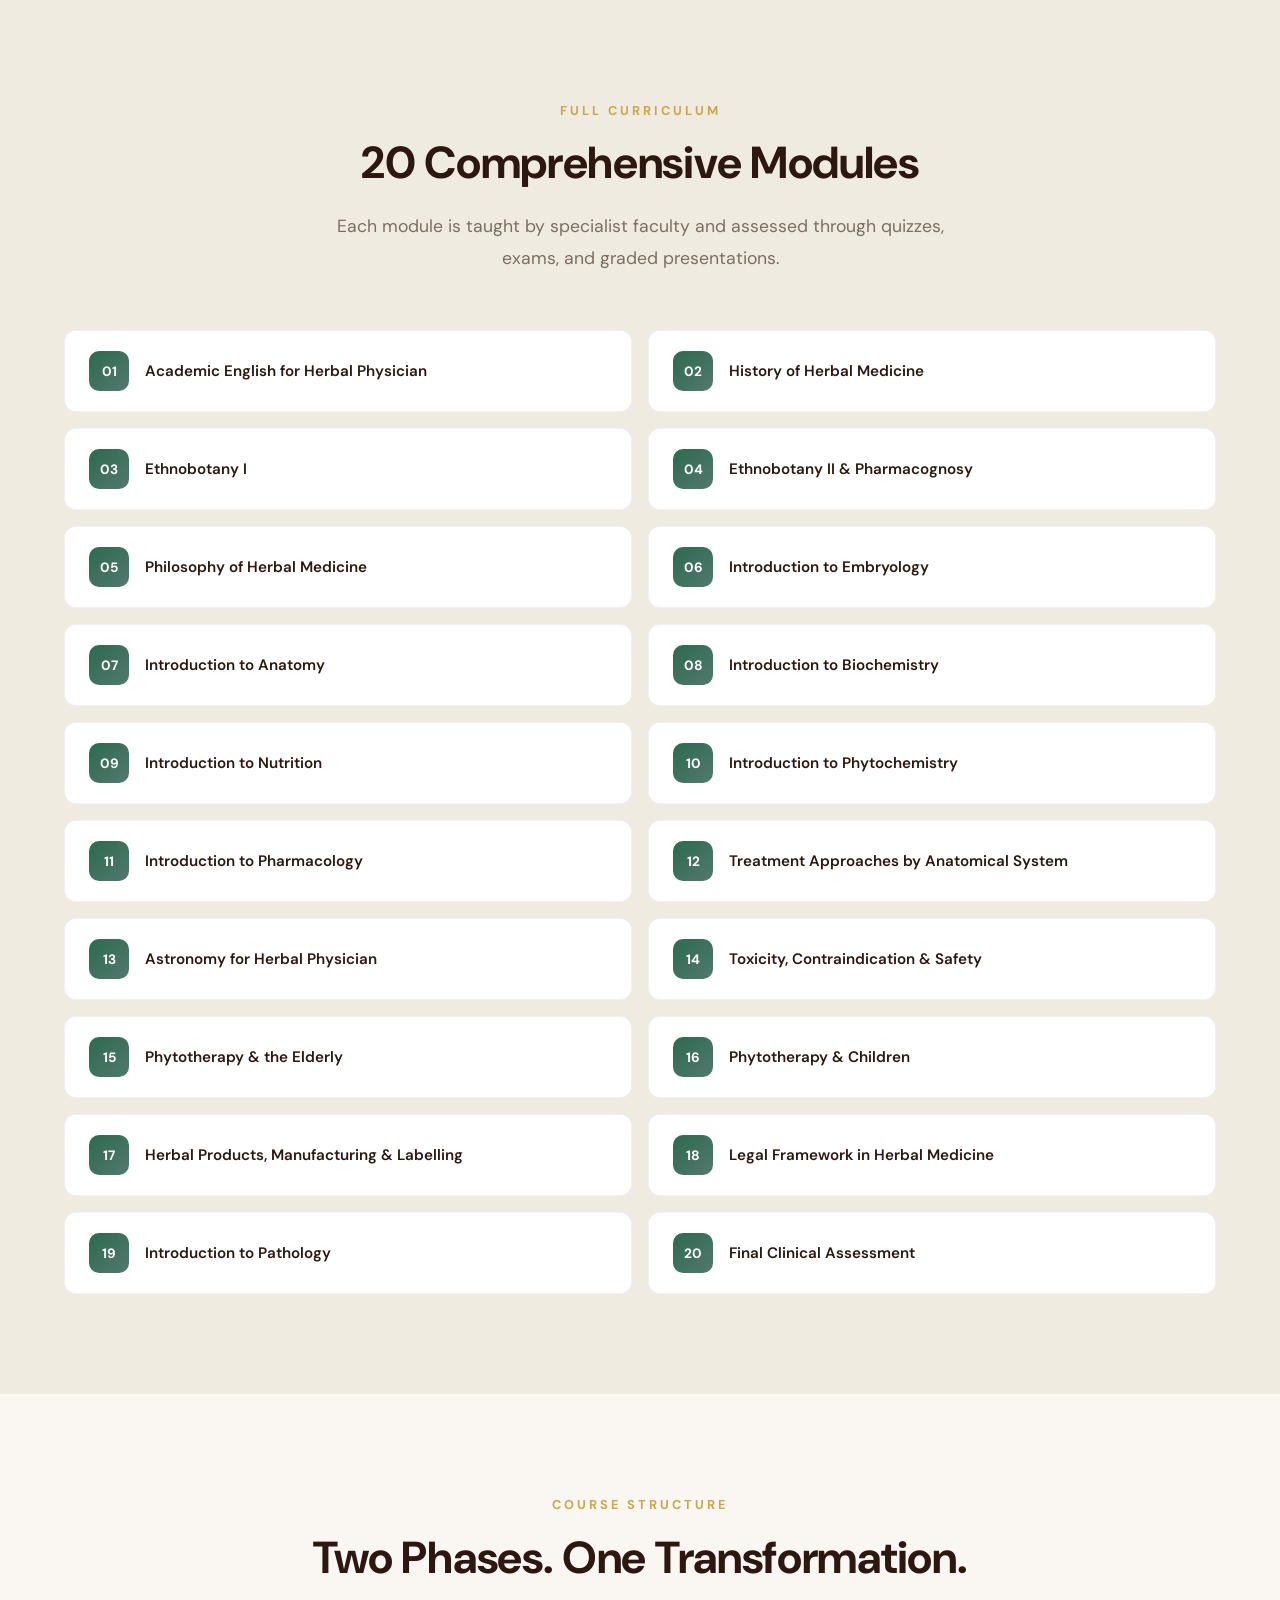
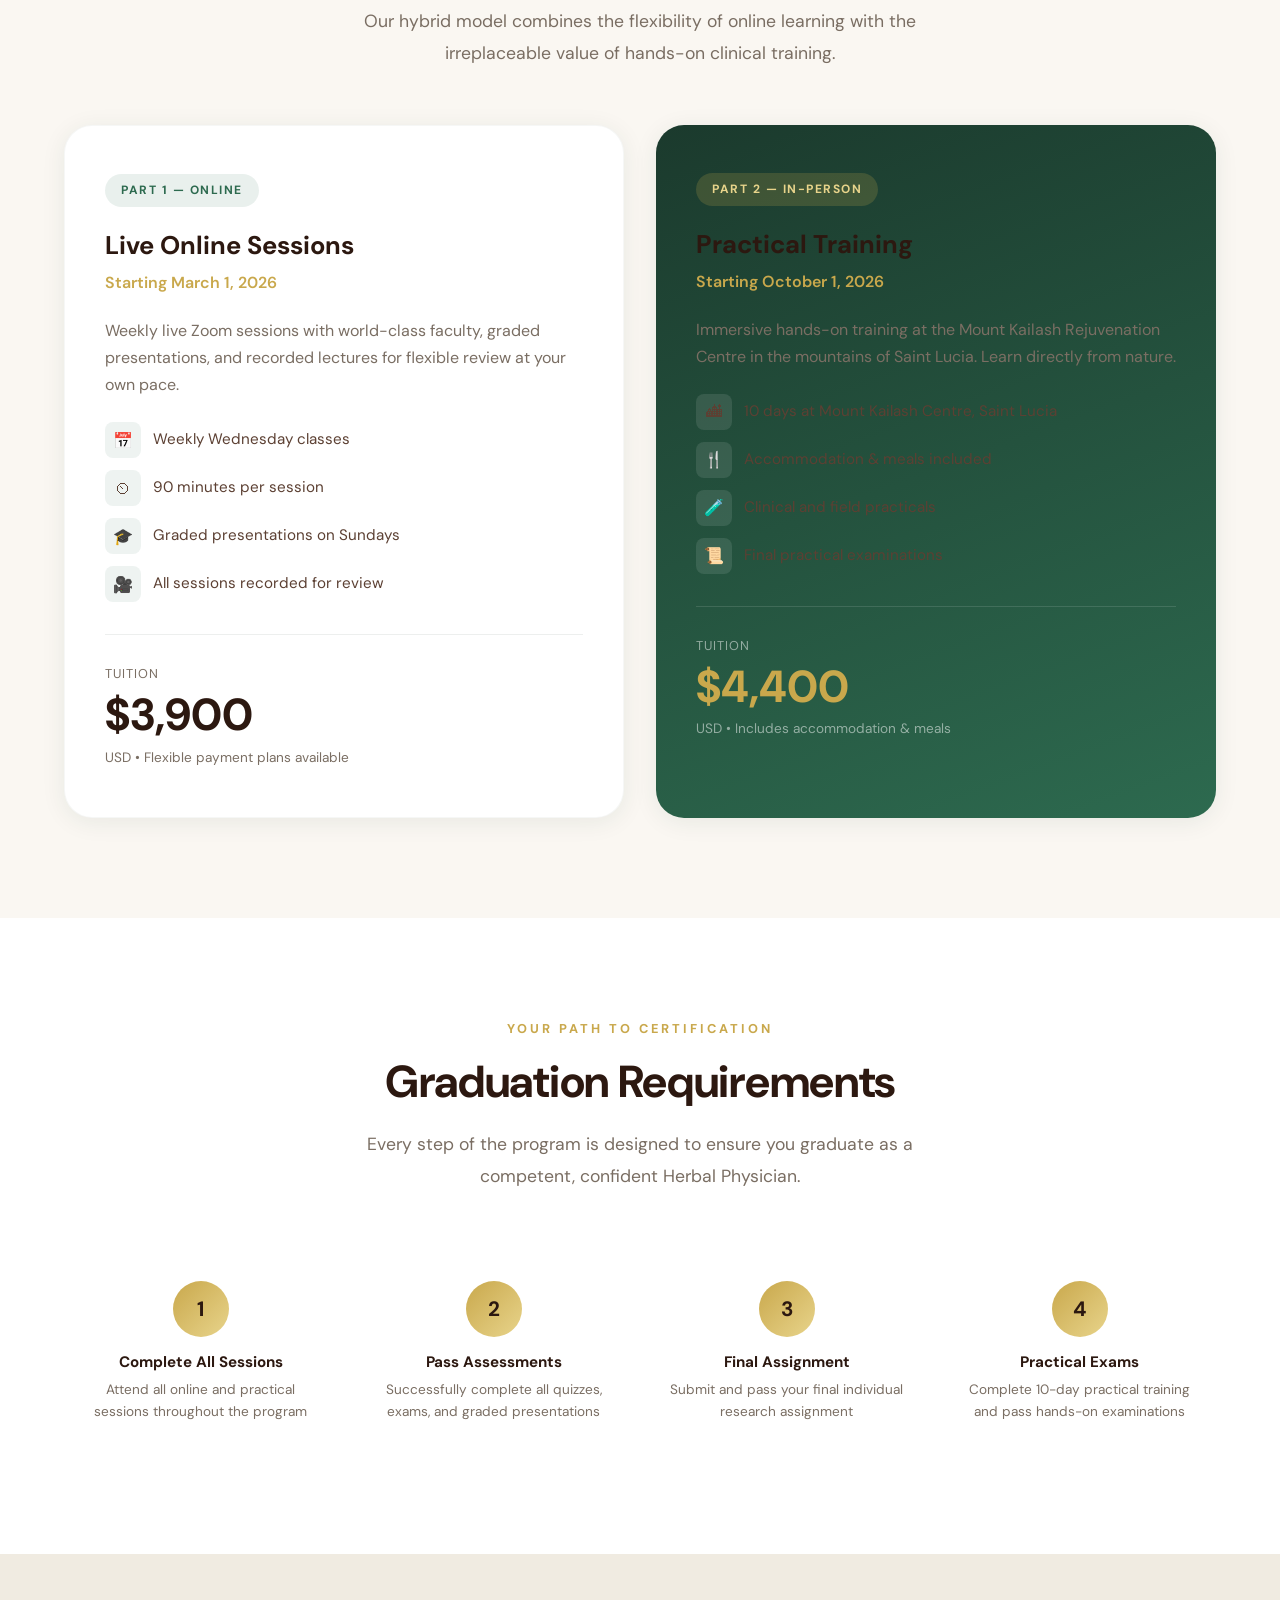
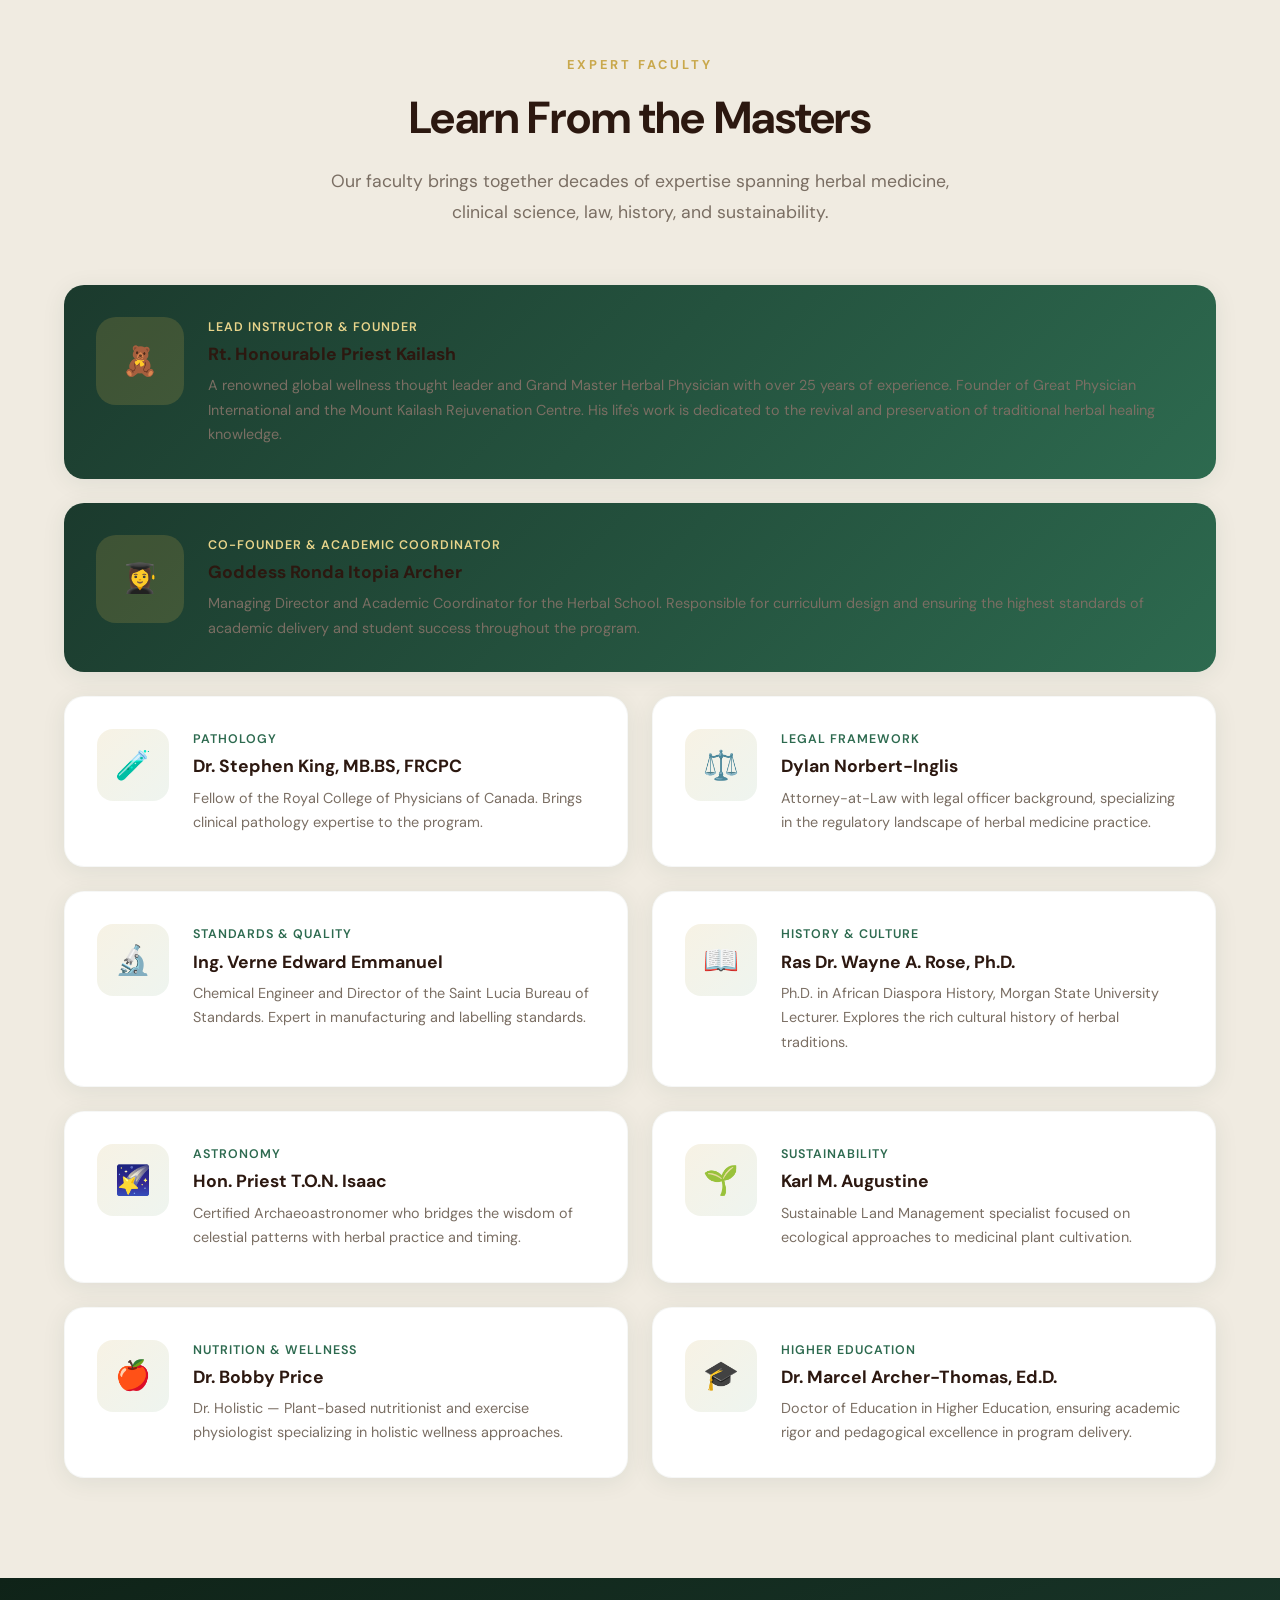
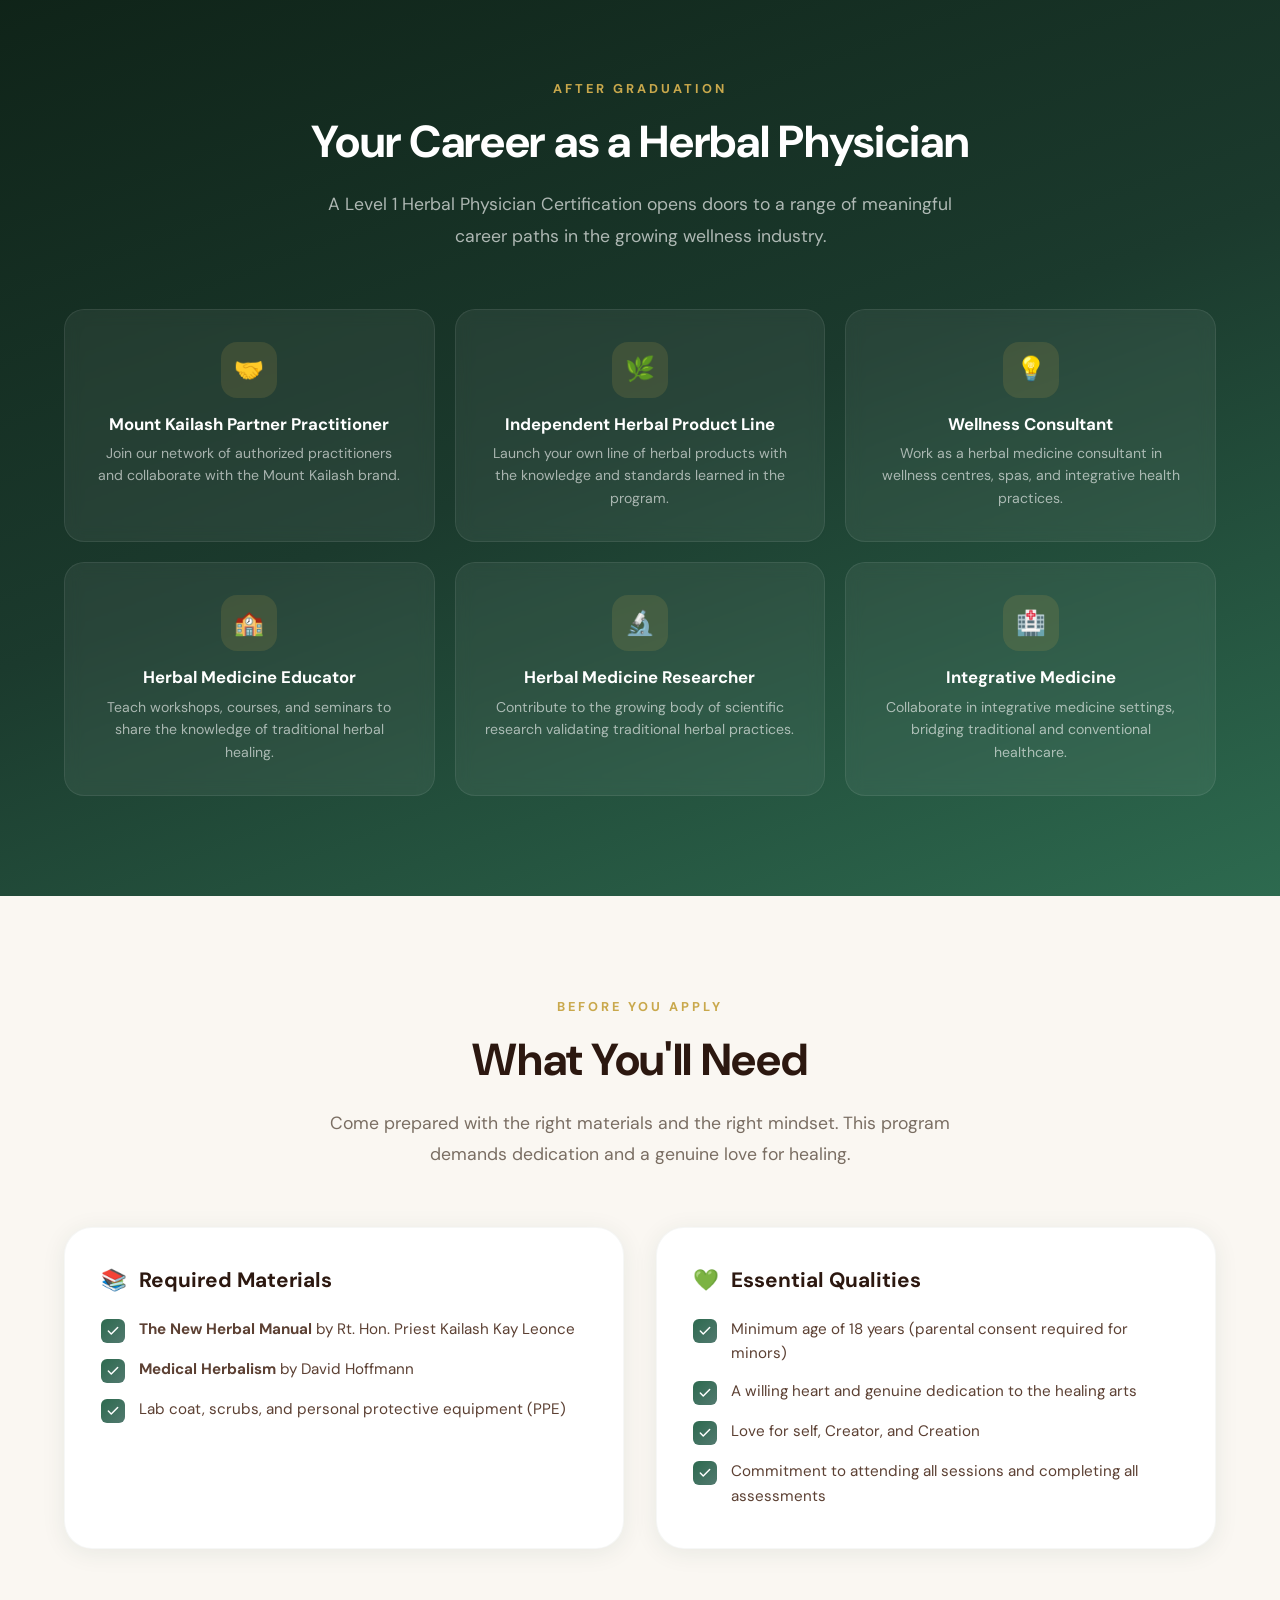
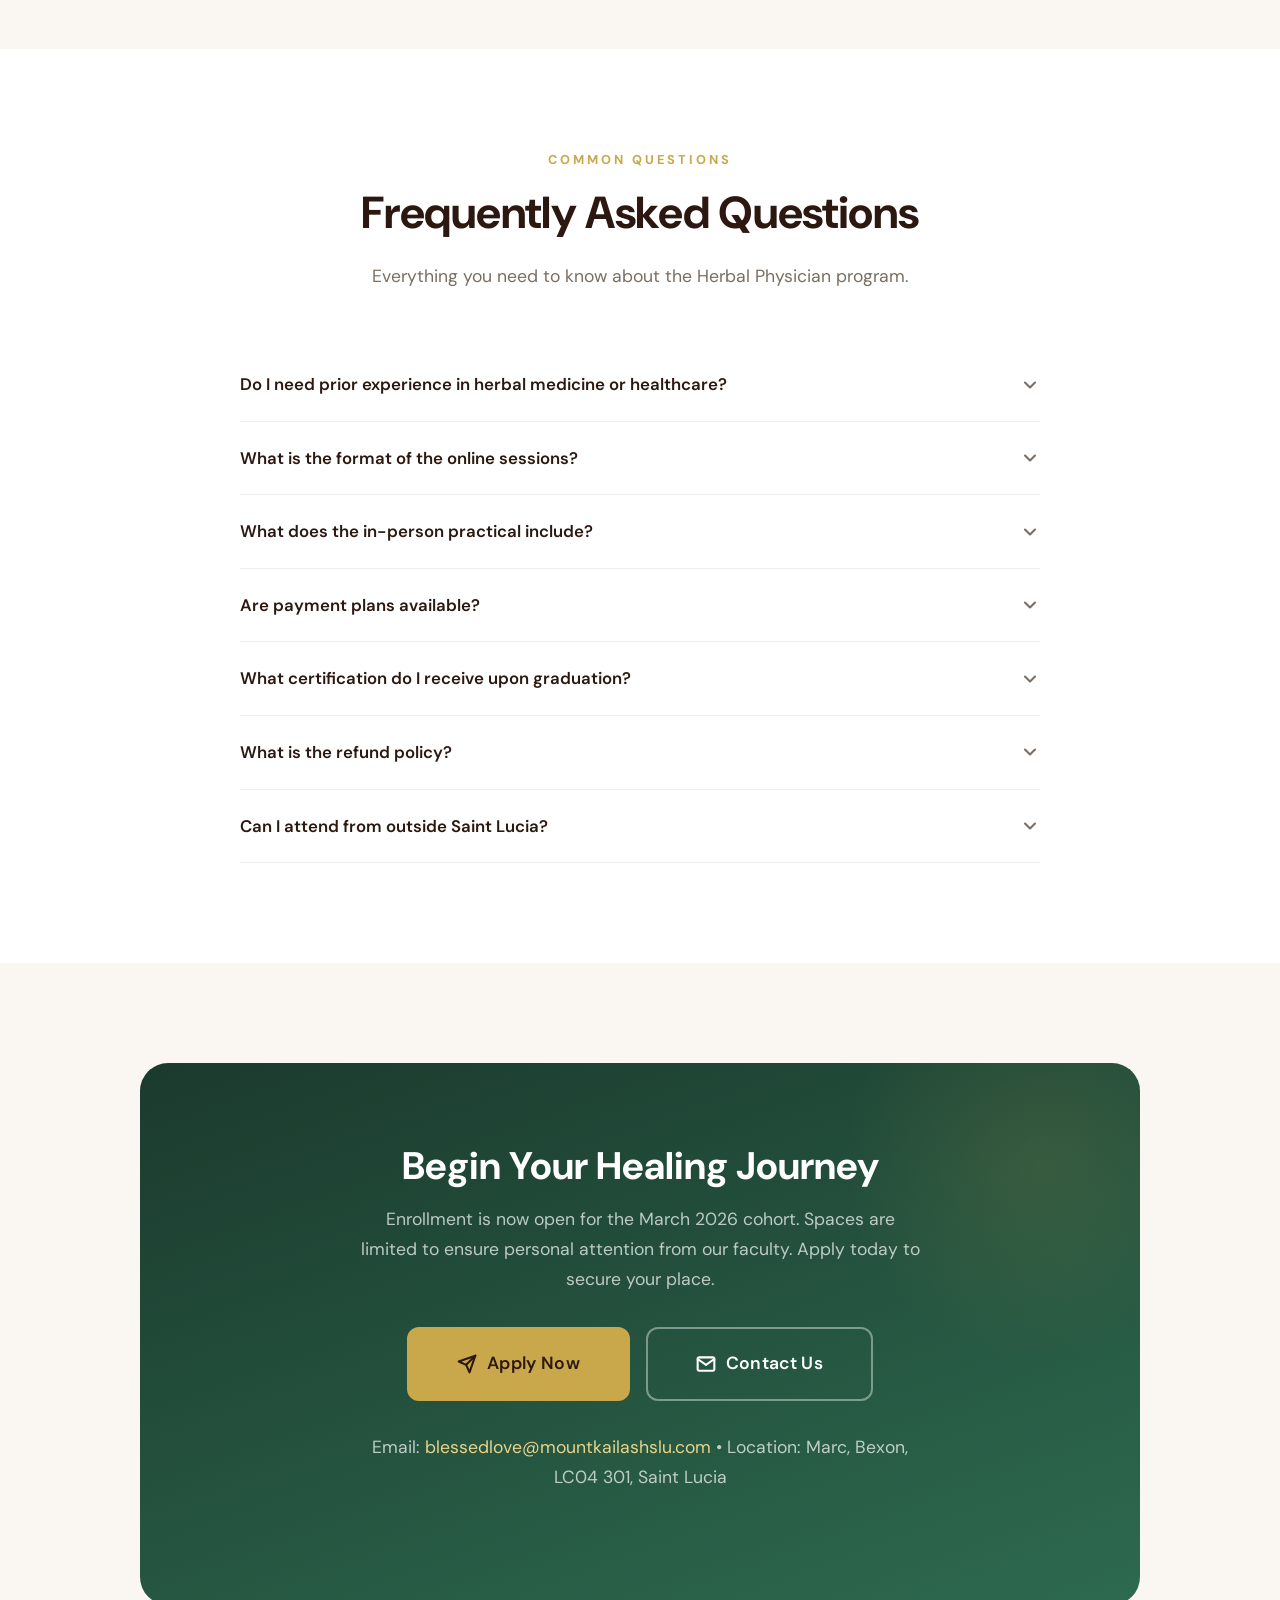
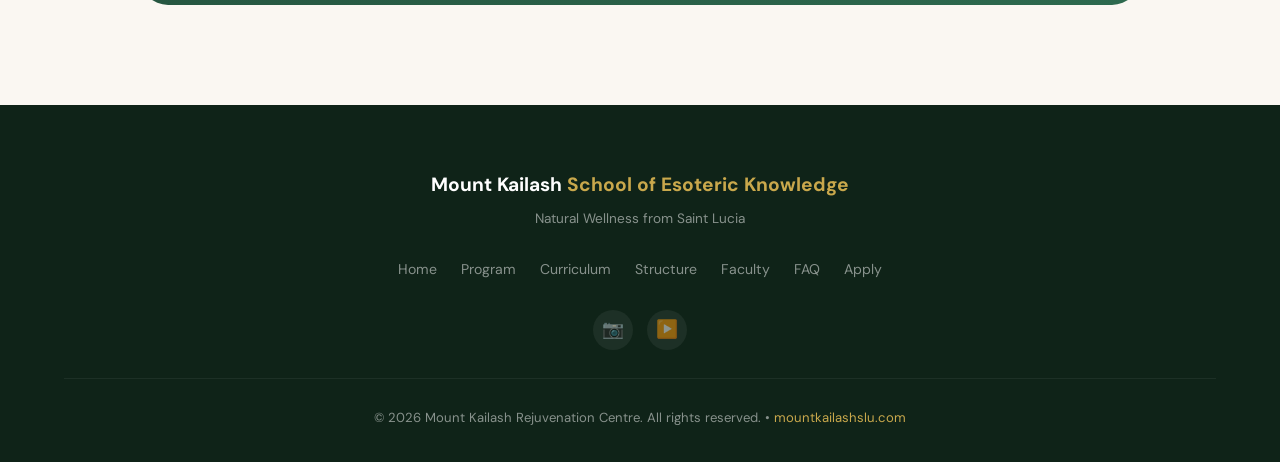
<file: courses.html>
<!DOCTYPE html>
<html lang="en">
<head>
    <meta charset="UTF-8">
    <meta name="viewport" content="width=device-width, initial-scale=1.0">
    <meta name="description" content="Level 1 Herbal Physician Course — Mount Kailash School of Esoteric Knowledge. A comprehensive program blending traditional medicine, esoteric herbs, and astrology. Online and in-person training in Saint Lucia.">
    <meta name="keywords" content="herbal physician course, herbal medicine training, Mount Kailash, esoteric knowledge, traditional medicine, Saint Lucia, herbal certification, ethnobotany, phytotherapy">
    <title>Level 1 Herbal Physician Course | Mount Kailash School of Esoteric Knowledge</title>

    <!-- Open Graph -->
    <meta property="og:title" content="Level 1 Herbal Physician Course | Mount Kailash School of Esoteric Knowledge">
    <meta property="og:description" content="A comprehensive program blending traditional medicine, esoteric herbs, and astrology. Begin your journey as a certified Herbal Physician.">
    <meta property="og:type" content="website">
    <meta property="og:locale" content="en_US">

    <!-- Fonts -->
    <link rel="preconnect" href="https://fonts.googleapis.com">
    <link rel="preconnect" href="https://fonts.gstatic.com" crossorigin>
    <link href="https://fonts.googleapis.com/css2?family=DM+Sans:ital,opsz,wght@0,9..40,300;0,9..40,400;0,9..40,500;0,9..40,600;0,9..40,700;1,9..40,400&display=swap" rel="stylesheet">

    <!-- Favicon -->
    <link rel="icon" type="image/svg+xml" href="data:image/svg+xml,%3Csvg xmlns='http://www.w3.org/2000/svg' viewBox='0 0 64 64'%3E%3Cdefs%3E%3ClinearGradient id='g' x1='0' y1='0' x2='1' y2='1'%3E%3Cstop offset='0%25' stop-color='%23C9A84C'/%3E%3Cstop offset='100%25' stop-color='%232D6A4F'/%3E%3C/linearGradient%3E%3C/defs%3E%3Ccircle cx='32' cy='32' r='32' fill='%231B3A2D'/%3E%3Ctext x='32' y='42' text-anchor='middle' font-size='30'%3E%F0%9F%8C%BF%3C/text%3E%3C/svg%3E">

    <link rel="stylesheet" href="courses.css">
</head>
<body>
    <!-- ========== HEADER / NAV ========== -->
    <header class="mk-header" id="mkHeader">
        <div class="mk-container mk-header__inner">
            <a href="#mk-hero" class="mk-header__logo" aria-label="Mount Kailash Home">
                <div class="mk-header__logo-icon" aria-hidden="true">&#127807;</div>
                <div class="mk-header__logo-text">
                    Mount Kailash
                    <span class="mk-header__logo-sub">School of Esoteric Knowledge</span>
                </div>
            </a>

            <nav aria-label="Main navigation">
                <ul class="mk-header__nav-list">
                    <li><a href="#program" class="mk-header__nav-link">Program</a></li>
                    <li><a href="#curriculum" class="mk-header__nav-link">Curriculum</a></li>
                    <li><a href="#structure" class="mk-header__nav-link">Structure</a></li>
                    <li><a href="#faculty" class="mk-header__nav-link">Faculty</a></li>
                    <li><a href="#faq" class="mk-header__nav-link">FAQ</a></li>
                    <li><a href="#apply" class="mk-header__nav-link mk-header__nav-cta">Apply Now</a></li>
                </ul>
            </nav>

            <button class="mk-header__menu-btn" id="mkMenuBtn" aria-label="Toggle menu" aria-expanded="false">
                <span class="mk-header__menu-bar"></span>
                <span class="mk-header__menu-bar"></span>
                <span class="mk-header__menu-bar"></span>
            </button>
        </div>
    </header>

    <!-- ========== MOBILE NAV OVERLAY ========== -->
    <div class="mk-mobile-nav" id="mkMobileNav" aria-hidden="true">
        <ul class="mk-mobile-nav__list">
            <li><a href="#program" class="mk-mobile-nav__link">Program</a></li>
            <li><a href="#curriculum" class="mk-mobile-nav__link">Curriculum</a></li>
            <li><a href="#structure" class="mk-mobile-nav__link">Structure</a></li>
            <li><a href="#faculty" class="mk-mobile-nav__link">Faculty</a></li>
            <li><a href="#faq" class="mk-mobile-nav__link">FAQ</a></li>
            <li><a href="#apply" class="mk-mobile-nav__link mk-mobile-nav__cta">Apply Now</a></li>
        </ul>
    </div>

    <main>
        <!-- ========== 1. HERO ========== -->
        <section class="mk-hero" id="mk-hero">
            <div class="mk-hero__bg" aria-hidden="true">
                <div class="mk-hero__pattern"></div>
                <div class="mk-hero__wave mk-hero__wave--1"></div>
                <div class="mk-hero__wave mk-hero__wave--2"></div>
            </div>
            <div class="mk-container mk-hero__content">
                <div class="mk-hero__badge mk-fade-up">
                    <span class="mk-hero__badge-dot"></span>
                    Enrollment Open &mdash; March 2026
                </div>
                <h1 class="mk-hero__title mk-fade-up">
                    Become a Certified<br><span class="mk-hero__title-accent">Herbal Physician</span>
                </h1>
                <p class="mk-hero__subtitle mk-fade-up">A comprehensive Level 1 certification program blending traditional medicine, esoteric herbs, and astrology &mdash; rooted in 25 years of mastery from the heart of Saint Lucia.</p>
                <blockquote class="mk-hero__quote mk-fade-up">
                    "There is a calling for healers. The human being is suffering more than ever before with a diversity of dis-eases&hellip; come learn to heal yourself that you can heal others."
                </blockquote>
                <div class="mk-hero__ctas mk-fade-up">
                    <a href="#apply" class="mk-btn mk-btn--primary mk-btn--lg">
                        <svg viewBox="0 0 24 24" fill="none" stroke="currentColor" stroke-width="2.5" stroke-linecap="round" stroke-linejoin="round"><path d="M22 2L11 13"/><path d="M22 2L15 22L11 13L2 9L22 2Z"/></svg>
                        Apply for the Course
                    </a>
                    <a href="#program" class="mk-btn mk-btn--outline mk-btn--lg">Learn More</a>
                </div>
                <div class="mk-hero__stats mk-fade-up">
                    <div class="mk-hero__stat">
                        <div class="mk-hero__stat-value">20</div>
                        <div class="mk-hero__stat-label">Modules</div>
                    </div>
                    <div class="mk-hero__stat">
                        <div class="mk-hero__stat-value">10</div>
                        <div class="mk-hero__stat-label">Day Practical</div>
                    </div>
                    <div class="mk-hero__stat">
                        <div class="mk-hero__stat-value">8+</div>
                        <div class="mk-hero__stat-label">Expert Faculty</div>
                    </div>
                    <div class="mk-hero__stat">
                        <div class="mk-hero__stat-value">25yr</div>
                        <div class="mk-hero__stat-label">Master Experience</div>
                    </div>
                </div>
            </div>
        </section>

        <!-- ========== 2. PROGRAM OVERVIEW ========== -->
        <section class="mk-section mk-section--cream" id="program">
            <div class="mk-container">
                <div class="mk-overview">
                    <div class="mk-overview__text mk-fade-up">
                        <p class="mk-section__eyebrow" style="text-align:left">About the Program</p>
                        <h2>The Path to Becoming a Herbal Physician Begins Here</h2>
                        <p>The Mount Kailash School of Esoteric Knowledge presents the Level 1 Herbal Physician Course &mdash; a rigorous, comprehensive program that equips you with the knowledge, skills, and clinical understanding to practice herbal medicine with authority and confidence.</p>
                        <p>This program blends the wisdom of traditional herbal medicine with modern scientific understanding, covering everything from ethnobotany and pharmacognosy to anatomy, pathology, and the legal frameworks governing herbal practice.</p>
                        <div class="mk-overview__highlights">
                            <div class="mk-highlight">
                                <div class="mk-highlight__icon">&#127891;</div>
                                <div class="mk-highlight__content">
                                    <h4>Accredited Certification</h4>
                                    <p>Receive a Level 1 Herbal Physician Certification upon successful completion</p>
                                </div>
                            </div>
                            <div class="mk-highlight">
                                <div class="mk-highlight__icon">&#127758;</div>
                                <div class="mk-highlight__content">
                                    <h4>Hybrid Learning</h4>
                                    <p>Online weekly sessions followed by 10-day hands-on practical in Saint Lucia</p>
                                </div>
                            </div>
                            <div class="mk-highlight">
                                <div class="mk-highlight__icon">&#128218;</div>
                                <div class="mk-highlight__content">
                                    <h4>Evidence-Based Approach</h4>
                                    <p>Blending traditional wisdom with modern pharmacology and clinical science</p>
                                </div>
                            </div>
                        </div>
                    </div>
                    <div class="mk-overview__visual mk-fade-up">
                        <div class="mk-overview__visual-badge">&#127807; Saint Lucia</div>
                        <h3>Mount Kailash Rejuvenation Centre</h3>
                        <p>Your immersive 10-day practical training takes place at our rejuvenation centre in the lush mountains of Marc, Bexon, Saint Lucia &mdash; surrounded by the very plants and herbs you'll be learning to use.</p>
                        <div class="mk-overview__visual-stats">
                            <div class="mk-overview__visual-stat">
                                <strong>20</strong>
                                <span>Modules</span>
                            </div>
                            <div class="mk-overview__visual-stat">
                                <strong>90min</strong>
                                <span>Sessions</span>
                            </div>
                            <div class="mk-overview__visual-stat">
                                <strong>10</strong>
                                <span>Days On-Site</span>
                            </div>
                        </div>
                    </div>
                </div>
            </div>
        </section>

        <!-- ========== 3. KEY FEATURES — Bento Grid ========== -->
        <section class="mk-section mk-section--white" id="features">
            <div class="mk-container">
                <p class="mk-section__eyebrow mk-fade-up">Why This Program</p>
                <h2 class="mk-section__title mk-fade-up">A World-Class Herbal Education</h2>
                <p class="mk-section__subtitle mk-fade-up">More than a course &mdash; it's a transformative journey into the science and spirit of healing through plants.</p>
                <div class="mk-bento mk-stagger">
                    <div class="mk-bento__card mk-bento__card--featured mk-bento__card--wide mk-fade-up">
                        <div class="mk-bento__icon">&#129514;</div>
                        <h3>Comprehensive Medical Foundation</h3>
                        <p>Our curriculum doesn't cut corners. You'll study embryology, anatomy, biochemistry, nutrition, pathology, and pharmacology &mdash; the same foundational sciences that underpin conventional medical training, applied through the lens of herbal medicine.</p>
                    </div>
                    <div class="mk-bento__card mk-fade-up">
                        <div class="mk-bento__icon">&#127793;</div>
                        <h3>Ethnobotany &amp; Pharmacognosy</h3>
                        <p>Study the cultural history and scientific classification of medicinal plants across traditions, with deep-dive modules in pharmacognosy.</p>
                    </div>
                    <div class="mk-bento__card mk-fade-up">
                        <div class="mk-bento__icon">&#128302;</div>
                        <h3>Esoteric &amp; Astronomical Wisdom</h3>
                        <p>Explore the connection between celestial patterns and herbal practice through our unique Astronomy for Herbal Physicians module.</p>
                    </div>
                    <div class="mk-bento__card mk-fade-up">
                        <div class="mk-bento__icon">&#128106;</div>
                        <h3>Specialized Patient Care</h3>
                        <p>Dedicated modules on phytotherapy for the elderly and children, with treatment approaches organized by human anatomical system.</p>
                    </div>
                    <div class="mk-bento__card mk-bento__card--wide mk-fade-up">
                        <div class="mk-bento__icon">&#9878;&#65039;</div>
                        <h3>Legal &amp; Professional Framework</h3>
                        <p>Master the legal landscape of herbal medicine including manufacturing standards, labelling requirements, toxicity protocols, contraindications, and safety guidelines. Graduate ready to practice within established regulatory frameworks.</p>
                    </div>
                </div>
            </div>
        </section>

        <!-- ========== 4. CURRICULUM / 20 MODULES ========== -->
        <section class="mk-section mk-section--sand" id="curriculum">
            <div class="mk-container">
                <p class="mk-section__eyebrow mk-fade-up">Full Curriculum</p>
                <h2 class="mk-section__title mk-fade-up">20 Comprehensive Modules</h2>
                <p class="mk-section__subtitle mk-fade-up">Each module is taught by specialist faculty and assessed through quizzes, exams, and graded presentations.</p>
                <div class="mk-curriculum mk-stagger">
                    <div class="mk-module mk-fade-up">
                        <div class="mk-module__number">01</div>
                        <div class="mk-module__title">Academic English for Herbal Physician</div>
                    </div>
                    <div class="mk-module mk-fade-up">
                        <div class="mk-module__number">02</div>
                        <div class="mk-module__title">History of Herbal Medicine</div>
                    </div>
                    <div class="mk-module mk-fade-up">
                        <div class="mk-module__number">03</div>
                        <div class="mk-module__title">Ethnobotany I</div>
                    </div>
                    <div class="mk-module mk-fade-up">
                        <div class="mk-module__number">04</div>
                        <div class="mk-module__title">Ethnobotany II &amp; Pharmacognosy</div>
                    </div>
                    <div class="mk-module mk-fade-up">
                        <div class="mk-module__number">05</div>
                        <div class="mk-module__title">Philosophy of Herbal Medicine</div>
                    </div>
                    <div class="mk-module mk-fade-up">
                        <div class="mk-module__number">06</div>
                        <div class="mk-module__title">Introduction to Embryology</div>
                    </div>
                    <div class="mk-module mk-fade-up">
                        <div class="mk-module__number">07</div>
                        <div class="mk-module__title">Introduction to Anatomy</div>
                    </div>
                    <div class="mk-module mk-fade-up">
                        <div class="mk-module__number">08</div>
                        <div class="mk-module__title">Introduction to Biochemistry</div>
                    </div>
                    <div class="mk-module mk-fade-up">
                        <div class="mk-module__number">09</div>
                        <div class="mk-module__title">Introduction to Nutrition</div>
                    </div>
                    <div class="mk-module mk-fade-up">
                        <div class="mk-module__number">10</div>
                        <div class="mk-module__title">Introduction to Phytochemistry</div>
                    </div>
                    <div class="mk-module mk-fade-up">
                        <div class="mk-module__number">11</div>
                        <div class="mk-module__title">Introduction to Pharmacology</div>
                    </div>
                    <div class="mk-module mk-fade-up">
                        <div class="mk-module__number">12</div>
                        <div class="mk-module__title">Treatment Approaches by Anatomical System</div>
                    </div>
                    <div class="mk-module mk-fade-up">
                        <div class="mk-module__number">13</div>
                        <div class="mk-module__title">Astronomy for Herbal Physician</div>
                    </div>
                    <div class="mk-module mk-fade-up">
                        <div class="mk-module__number">14</div>
                        <div class="mk-module__title">Toxicity, Contraindication &amp; Safety</div>
                    </div>
                    <div class="mk-module mk-fade-up">
                        <div class="mk-module__number">15</div>
                        <div class="mk-module__title">Phytotherapy &amp; the Elderly</div>
                    </div>
                    <div class="mk-module mk-fade-up">
                        <div class="mk-module__number">16</div>
                        <div class="mk-module__title">Phytotherapy &amp; Children</div>
                    </div>
                    <div class="mk-module mk-fade-up">
                        <div class="mk-module__number">17</div>
                        <div class="mk-module__title">Herbal Products, Manufacturing &amp; Labelling</div>
                    </div>
                    <div class="mk-module mk-fade-up">
                        <div class="mk-module__number">18</div>
                        <div class="mk-module__title">Legal Framework in Herbal Medicine</div>
                    </div>
                    <div class="mk-module mk-fade-up">
                        <div class="mk-module__number">19</div>
                        <div class="mk-module__title">Introduction to Pathology</div>
                    </div>
                    <div class="mk-module mk-fade-up">
                        <div class="mk-module__number">20</div>
                        <div class="mk-module__title">Final Clinical Assessment</div>
                    </div>
                </div>
            </div>
        </section>

        <!-- ========== 5. COURSE STRUCTURE — Two Parts ========== -->
        <section class="mk-section mk-section--cream" id="structure">
            <div class="mk-container">
                <p class="mk-section__eyebrow mk-fade-up">Course Structure</p>
                <h2 class="mk-section__title mk-fade-up">Two Phases. One Transformation.</h2>
                <p class="mk-section__subtitle mk-fade-up">Our hybrid model combines the flexibility of online learning with the irreplaceable value of hands-on clinical training.</p>
                <div class="mk-structure">
                    <!-- Part 1: Online -->
                    <div class="mk-structure__card mk-fade-up">
                        <div class="mk-structure__badge">Part 1 &mdash; Online</div>
                        <h3>Live Online Sessions</h3>
                        <div class="mk-structure__date">Starting March 1, 2026</div>
                        <p>Weekly live Zoom sessions with world-class faculty, graded presentations, and recorded lectures for flexible review at your own pace.</p>
                        <div class="mk-structure__details">
                            <div class="mk-structure__detail">
                                <div class="mk-structure__detail-icon">&#128197;</div>
                                <span>Weekly Wednesday classes</span>
                            </div>
                            <div class="mk-structure__detail">
                                <div class="mk-structure__detail-icon">&#9202;</div>
                                <span>90 minutes per session</span>
                            </div>
                            <div class="mk-structure__detail">
                                <div class="mk-structure__detail-icon">&#127891;</div>
                                <span>Graded presentations on Sundays</span>
                            </div>
                            <div class="mk-structure__detail">
                                <div class="mk-structure__detail-icon">&#127909;</div>
                                <span>All sessions recorded for review</span>
                            </div>
                        </div>
                        <div class="mk-structure__price">
                            <div class="mk-structure__price-label">Tuition</div>
                            <div class="mk-structure__price-value">$3,900</div>
                            <div class="mk-structure__price-note">USD &bull; Flexible payment plans available</div>
                        </div>
                    </div>
                    <!-- Part 2: In-Person -->
                    <div class="mk-structure__card mk-structure__card--featured mk-fade-up">
                        <div class="mk-structure__badge">Part 2 &mdash; In-Person</div>
                        <h3>Practical Training</h3>
                        <div class="mk-structure__date">Starting October 1, 2026</div>
                        <p>Immersive hands-on training at the Mount Kailash Rejuvenation Centre in the mountains of Saint Lucia. Learn directly from nature.</p>
                        <div class="mk-structure__details">
                            <div class="mk-structure__detail">
                                <div class="mk-structure__detail-icon">&#127961;</div>
                                <span>10 days at Mount Kailash Centre, Saint Lucia</span>
                            </div>
                            <div class="mk-structure__detail">
                                <div class="mk-structure__detail-icon">&#127860;</div>
                                <span>Accommodation &amp; meals included</span>
                            </div>
                            <div class="mk-structure__detail">
                                <div class="mk-structure__detail-icon">&#129514;</div>
                                <span>Clinical and field practicals</span>
                            </div>
                            <div class="mk-structure__detail">
                                <div class="mk-structure__detail-icon">&#128220;</div>
                                <span>Final practical examinations</span>
                            </div>
                        </div>
                        <div class="mk-structure__price">
                            <div class="mk-structure__price-label">Tuition</div>
                            <div class="mk-structure__price-value">$4,400</div>
                            <div class="mk-structure__price-note">USD &bull; Includes accommodation &amp; meals</div>
                        </div>
                    </div>
                </div>
            </div>
        </section>

        <!-- ========== 6. GRADUATION REQUIREMENTS ========== -->
        <section class="mk-section mk-section--white">
            <div class="mk-container">
                <p class="mk-section__eyebrow mk-fade-up">Your Path to Certification</p>
                <h2 class="mk-section__title mk-fade-up">Graduation Requirements</h2>
                <p class="mk-section__subtitle mk-fade-up">Every step of the program is designed to ensure you graduate as a competent, confident Herbal Physician.</p>
                <div class="mk-graduation mk-stagger">
                    <div class="mk-grad-step mk-fade-up">
                        <div class="mk-grad-step__number">1</div>
                        <h4>Complete All Sessions</h4>
                        <p>Attend all online and practical sessions throughout the program</p>
                    </div>
                    <div class="mk-grad-step mk-fade-up">
                        <div class="mk-grad-step__number">2</div>
                        <h4>Pass Assessments</h4>
                        <p>Successfully complete all quizzes, exams, and graded presentations</p>
                    </div>
                    <div class="mk-grad-step mk-fade-up">
                        <div class="mk-grad-step__number">3</div>
                        <h4>Final Assignment</h4>
                        <p>Submit and pass your final individual research assignment</p>
                    </div>
                    <div class="mk-grad-step mk-fade-up">
                        <div class="mk-grad-step__number">4</div>
                        <h4>Practical Exams</h4>
                        <p>Complete 10-day practical training and pass hands-on examinations</p>
                    </div>
                </div>
            </div>
        </section>

        <!-- ========== 7. FACULTY ========== -->
        <section class="mk-section mk-section--sand" id="faculty">
            <div class="mk-container">
                <p class="mk-section__eyebrow mk-fade-up">Expert Faculty</p>
                <h2 class="mk-section__title mk-fade-up">Learn From the Masters</h2>
                <p class="mk-section__subtitle mk-fade-up">Our faculty brings together decades of expertise spanning herbal medicine, clinical science, law, history, and sustainability.</p>
                <div class="mk-faculty-grid mk-stagger">
                    <!-- Lead Faculty -->
                    <div class="mk-faculty-card mk-faculty-card--lead mk-fade-up">
                        <div class="mk-faculty-card__avatar">&#129528;</div>
                        <div class="mk-faculty-card__info">
                            <div class="mk-faculty-card__role">Lead Instructor &amp; Founder</div>
                            <h3>Rt. Honourable Priest Kailash</h3>
                            <p>A renowned global wellness thought leader and Grand Master Herbal Physician with over 25 years of experience. Founder of Great Physician International and the Mount Kailash Rejuvenation Centre. His life's work is dedicated to the revival and preservation of traditional herbal healing knowledge.</p>
                        </div>
                    </div>
                    <div class="mk-faculty-card mk-faculty-card--lead mk-fade-up">
                        <div class="mk-faculty-card__avatar">&#128105;&#8205;&#127891;</div>
                        <div class="mk-faculty-card__info">
                            <div class="mk-faculty-card__role">Co-Founder &amp; Academic Coordinator</div>
                            <h3>Goddess Ronda Itopia Archer</h3>
                            <p>Managing Director and Academic Coordinator for the Herbal School. Responsible for curriculum design and ensuring the highest standards of academic delivery and student success throughout the program.</p>
                        </div>
                    </div>
                    <!-- Additional Faculty -->
                    <div class="mk-faculty-card mk-fade-up">
                        <div class="mk-faculty-card__avatar">&#129514;</div>
                        <div class="mk-faculty-card__info">
                            <div class="mk-faculty-card__role">Pathology</div>
                            <h3>Dr. Stephen King, MB.BS, FRCPC</h3>
                            <p>Fellow of the Royal College of Physicians of Canada. Brings clinical pathology expertise to the program.</p>
                        </div>
                    </div>
                    <div class="mk-faculty-card mk-fade-up">
                        <div class="mk-faculty-card__avatar">&#9878;&#65039;</div>
                        <div class="mk-faculty-card__info">
                            <div class="mk-faculty-card__role">Legal Framework</div>
                            <h3>Dylan Norbert-Inglis</h3>
                            <p>Attorney-at-Law with legal officer background, specializing in the regulatory landscape of herbal medicine practice.</p>
                        </div>
                    </div>
                    <div class="mk-faculty-card mk-fade-up">
                        <div class="mk-faculty-card__avatar">&#128300;</div>
                        <div class="mk-faculty-card__info">
                            <div class="mk-faculty-card__role">Standards &amp; Quality</div>
                            <h3>Ing. Verne Edward Emmanuel</h3>
                            <p>Chemical Engineer and Director of the Saint Lucia Bureau of Standards. Expert in manufacturing and labelling standards.</p>
                        </div>
                    </div>
                    <div class="mk-faculty-card mk-fade-up">
                        <div class="mk-faculty-card__avatar">&#128214;</div>
                        <div class="mk-faculty-card__info">
                            <div class="mk-faculty-card__role">History &amp; Culture</div>
                            <h3>Ras Dr. Wayne A. Rose, Ph.D.</h3>
                            <p>Ph.D. in African Diaspora History, Morgan State University Lecturer. Explores the rich cultural history of herbal traditions.</p>
                        </div>
                    </div>
                    <div class="mk-faculty-card mk-fade-up">
                        <div class="mk-faculty-card__avatar">&#127776;</div>
                        <div class="mk-faculty-card__info">
                            <div class="mk-faculty-card__role">Astronomy</div>
                            <h3>Hon. Priest T.O.N. Isaac</h3>
                            <p>Certified Archaeoastronomer who bridges the wisdom of celestial patterns with herbal practice and timing.</p>
                        </div>
                    </div>
                    <div class="mk-faculty-card mk-fade-up">
                        <div class="mk-faculty-card__avatar">&#127793;</div>
                        <div class="mk-faculty-card__info">
                            <div class="mk-faculty-card__role">Sustainability</div>
                            <h3>Karl M. Augustine</h3>
                            <p>Sustainable Land Management specialist focused on ecological approaches to medicinal plant cultivation.</p>
                        </div>
                    </div>
                    <div class="mk-faculty-card mk-fade-up">
                        <div class="mk-faculty-card__avatar">&#127822;</div>
                        <div class="mk-faculty-card__info">
                            <div class="mk-faculty-card__role">Nutrition &amp; Wellness</div>
                            <h3>Dr. Bobby Price</h3>
                            <p>Dr. Holistic &mdash; Plant-based nutritionist and exercise physiologist specializing in holistic wellness approaches.</p>
                        </div>
                    </div>
                    <div class="mk-faculty-card mk-fade-up">
                        <div class="mk-faculty-card__avatar">&#127891;</div>
                        <div class="mk-faculty-card__info">
                            <div class="mk-faculty-card__role">Higher Education</div>
                            <h3>Dr. Marcel Archer-Thomas, Ed.D.</h3>
                            <p>Doctor of Education in Higher Education, ensuring academic rigor and pedagogical excellence in program delivery.</p>
                        </div>
                    </div>
                </div>
            </div>
        </section>

        <!-- ========== 8. CAREER OPPORTUNITIES ========== -->
        <section class="mk-section mk-section--dark" id="careers">
            <div class="mk-container">
                <p class="mk-section__eyebrow mk-fade-up">After Graduation</p>
                <h2 class="mk-section__title mk-section__title--light mk-fade-up">Your Career as a Herbal Physician</h2>
                <p class="mk-section__subtitle mk-section__subtitle--light mk-fade-up">A Level 1 Herbal Physician Certification opens doors to a range of meaningful career paths in the growing wellness industry.</p>
                <div class="mk-careers-grid mk-stagger">
                    <div class="mk-career-card mk-fade-up">
                        <div class="mk-career-card__icon">&#129309;</div>
                        <h3>Mount Kailash Partner Practitioner</h3>
                        <p>Join our network of authorized practitioners and collaborate with the Mount Kailash brand.</p>
                    </div>
                    <div class="mk-career-card mk-fade-up">
                        <div class="mk-career-card__icon">&#127807;</div>
                        <h3>Independent Herbal Product Line</h3>
                        <p>Launch your own line of herbal products with the knowledge and standards learned in the program.</p>
                    </div>
                    <div class="mk-career-card mk-fade-up">
                        <div class="mk-career-card__icon">&#128161;</div>
                        <h3>Wellness Consultant</h3>
                        <p>Work as a herbal medicine consultant in wellness centres, spas, and integrative health practices.</p>
                    </div>
                    <div class="mk-career-card mk-fade-up">
                        <div class="mk-career-card__icon">&#127979;</div>
                        <h3>Herbal Medicine Educator</h3>
                        <p>Teach workshops, courses, and seminars to share the knowledge of traditional herbal healing.</p>
                    </div>
                    <div class="mk-career-card mk-fade-up">
                        <div class="mk-career-card__icon">&#128300;</div>
                        <h3>Herbal Medicine Researcher</h3>
                        <p>Contribute to the growing body of scientific research validating traditional herbal practices.</p>
                    </div>
                    <div class="mk-career-card mk-fade-up">
                        <div class="mk-career-card__icon">&#127973;</div>
                        <h3>Integrative Medicine</h3>
                        <p>Collaborate in integrative medicine settings, bridging traditional and conventional healthcare.</p>
                    </div>
                </div>
            </div>
        </section>

        <!-- ========== 9. REQUIREMENTS ========== -->
        <section class="mk-section mk-section--cream" id="requirements">
            <div class="mk-container">
                <p class="mk-section__eyebrow mk-fade-up">Before You Apply</p>
                <h2 class="mk-section__title mk-fade-up">What You'll Need</h2>
                <p class="mk-section__subtitle mk-fade-up">Come prepared with the right materials and the right mindset. This program demands dedication and a genuine love for healing.</p>
                <div class="mk-requirements">
                    <div class="mk-requirements__card mk-fade-up">
                        <h3><span>&#128218;</span> Required Materials</h3>
                        <div class="mk-requirements__list">
                            <div class="mk-requirements__item">
                                <div class="mk-requirements__item-icon">
                                    <svg viewBox="0 0 24 24" fill="none" stroke="currentColor" stroke-width="2.5" stroke-linecap="round" stroke-linejoin="round"><polyline points="20 6 9 17 4 12"/></svg>
                                </div>
                                <span><strong>The New Herbal Manual</strong> by Rt. Hon. Priest Kailash Kay Leonce</span>
                            </div>
                            <div class="mk-requirements__item">
                                <div class="mk-requirements__item-icon">
                                    <svg viewBox="0 0 24 24" fill="none" stroke="currentColor" stroke-width="2.5" stroke-linecap="round" stroke-linejoin="round"><polyline points="20 6 9 17 4 12"/></svg>
                                </div>
                                <span><strong>Medical Herbalism</strong> by David Hoffmann</span>
                            </div>
                            <div class="mk-requirements__item">
                                <div class="mk-requirements__item-icon">
                                    <svg viewBox="0 0 24 24" fill="none" stroke="currentColor" stroke-width="2.5" stroke-linecap="round" stroke-linejoin="round"><polyline points="20 6 9 17 4 12"/></svg>
                                </div>
                                <span>Lab coat, scrubs, and personal protective equipment (PPE)</span>
                            </div>
                        </div>
                    </div>
                    <div class="mk-requirements__card mk-fade-up">
                        <h3><span>&#128154;</span> Essential Qualities</h3>
                        <div class="mk-requirements__list">
                            <div class="mk-requirements__item">
                                <div class="mk-requirements__item-icon">
                                    <svg viewBox="0 0 24 24" fill="none" stroke="currentColor" stroke-width="2.5" stroke-linecap="round" stroke-linejoin="round"><polyline points="20 6 9 17 4 12"/></svg>
                                </div>
                                <span>Minimum age of 18 years (parental consent required for minors)</span>
                            </div>
                            <div class="mk-requirements__item">
                                <div class="mk-requirements__item-icon">
                                    <svg viewBox="0 0 24 24" fill="none" stroke="currentColor" stroke-width="2.5" stroke-linecap="round" stroke-linejoin="round"><polyline points="20 6 9 17 4 12"/></svg>
                                </div>
                                <span>A willing heart and genuine dedication to the healing arts</span>
                            </div>
                            <div class="mk-requirements__item">
                                <div class="mk-requirements__item-icon">
                                    <svg viewBox="0 0 24 24" fill="none" stroke="currentColor" stroke-width="2.5" stroke-linecap="round" stroke-linejoin="round"><polyline points="20 6 9 17 4 12"/></svg>
                                </div>
                                <span>Love for self, Creator, and Creation</span>
                            </div>
                            <div class="mk-requirements__item">
                                <div class="mk-requirements__item-icon">
                                    <svg viewBox="0 0 24 24" fill="none" stroke="currentColor" stroke-width="2.5" stroke-linecap="round" stroke-linejoin="round"><polyline points="20 6 9 17 4 12"/></svg>
                                </div>
                                <span>Commitment to attending all sessions and completing all assessments</span>
                            </div>
                        </div>
                    </div>
                </div>
            </div>
        </section>

        <!-- ========== 10. FAQ ========== -->
        <section class="mk-section mk-section--white" id="faq">
            <div class="mk-container">
                <p class="mk-section__eyebrow mk-fade-up">Common Questions</p>
                <h2 class="mk-section__title mk-fade-up">Frequently Asked Questions</h2>
                <p class="mk-section__subtitle mk-fade-up">Everything you need to know about the Herbal Physician program.</p>
                <div class="mk-faq-list mk-fade-up">
                    <div class="mk-faq-item">
                        <button class="mk-faq-item__question" aria-expanded="false">
                            Do I need prior experience in herbal medicine or healthcare?
                            <svg class="mk-faq-item__chevron" viewBox="0 0 24 24" fill="none" stroke="currentColor" stroke-width="2.5" stroke-linecap="round" stroke-linejoin="round"><polyline points="6 9 12 15 18 9"/></svg>
                        </button>
                        <div class="mk-faq-item__answer" aria-hidden="true">
                            <p>No prior experience is required. Our curriculum is designed to take you from foundational knowledge through to clinical competency. What we do require is a genuine passion for healing and a willingness to learn.</p>
                        </div>
                    </div>
                    <div class="mk-faq-item">
                        <button class="mk-faq-item__question" aria-expanded="false">
                            What is the format of the online sessions?
                            <svg class="mk-faq-item__chevron" viewBox="0 0 24 24" fill="none" stroke="currentColor" stroke-width="2.5" stroke-linecap="round" stroke-linejoin="round"><polyline points="6 9 12 15 18 9"/></svg>
                        </button>
                        <div class="mk-faq-item__answer" aria-hidden="true">
                            <p>Online sessions are conducted live via Zoom every Wednesday, lasting 90 minutes each. All sessions are recorded so you can review material at your own pace. Graded presentations take place on Sundays.</p>
                        </div>
                    </div>
                    <div class="mk-faq-item">
                        <button class="mk-faq-item__question" aria-expanded="false">
                            What does the in-person practical include?
                            <svg class="mk-faq-item__chevron" viewBox="0 0 24 24" fill="none" stroke="currentColor" stroke-width="2.5" stroke-linecap="round" stroke-linejoin="round"><polyline points="6 9 12 15 18 9"/></svg>
                        </button>
                        <div class="mk-faq-item__answer" aria-hidden="true">
                            <p>The 10-day practical takes place at the Mount Kailash Rejuvenation Centre in Marc, Bexon, Saint Lucia. It includes hands-on clinical training, field practicals with medicinal plants, and your final practical examinations. Accommodation and meals are included in the tuition.</p>
                        </div>
                    </div>
                    <div class="mk-faq-item">
                        <button class="mk-faq-item__question" aria-expanded="false">
                            Are payment plans available?
                            <svg class="mk-faq-item__chevron" viewBox="0 0 24 24" fill="none" stroke="currentColor" stroke-width="2.5" stroke-linecap="round" stroke-linejoin="round"><polyline points="6 9 12 15 18 9"/></svg>
                        </button>
                        <div class="mk-faq-item__answer" aria-hidden="true">
                            <p>Yes, flexible payment plans are available for both Part 1 (Online Sessions, $3,900 USD) and Part 2 (In-Person Practical, $4,400 USD). Contact us at blessedlove@mountkailashslu.com for details on payment scheduling.</p>
                        </div>
                    </div>
                    <div class="mk-faq-item">
                        <button class="mk-faq-item__question" aria-expanded="false">
                            What certification do I receive upon graduation?
                            <svg class="mk-faq-item__chevron" viewBox="0 0 24 24" fill="none" stroke="currentColor" stroke-width="2.5" stroke-linecap="round" stroke-linejoin="round"><polyline points="6 9 12 15 18 9"/></svg>
                        </button>
                        <div class="mk-faq-item__answer" aria-hidden="true">
                            <p>Upon successful completion of all requirements, you will receive the Level 1 Herbal Physician Certification from the Mount Kailash School of Esoteric Knowledge. This credential recognizes your competency in traditional herbal medicine practice.</p>
                        </div>
                    </div>
                    <div class="mk-faq-item">
                        <button class="mk-faq-item__question" aria-expanded="false">
                            What is the refund policy?
                            <svg class="mk-faq-item__chevron" viewBox="0 0 24 24" fill="none" stroke="currentColor" stroke-width="2.5" stroke-linecap="round" stroke-linejoin="round"><polyline points="6 9 12 15 18 9"/></svg>
                        </button>
                        <div class="mk-faq-item__answer" aria-hidden="true">
                            <p>Please note that the Mount Kailash School enforces a no-refund policy. We encourage prospective students to carefully review all program details and reach out with any questions before enrolling.</p>
                        </div>
                    </div>
                    <div class="mk-faq-item">
                        <button class="mk-faq-item__question" aria-expanded="false">
                            Can I attend from outside Saint Lucia?
                            <svg class="mk-faq-item__chevron" viewBox="0 0 24 24" fill="none" stroke="currentColor" stroke-width="2.5" stroke-linecap="round" stroke-linejoin="round"><polyline points="6 9 12 15 18 9"/></svg>
                        </button>
                        <div class="mk-faq-item__answer" aria-hidden="true">
                            <p>Absolutely. Part 1 of the course is conducted entirely online, accessible from anywhere in the world. You will need to travel to Saint Lucia for the 10-day Part 2 practical training, with accommodation and meals provided.</p>
                        </div>
                    </div>
                </div>
            </div>
        </section>

        <!-- ========== 11. APPLICATION CTA ========== -->
        <section class="mk-section mk-section--cream" id="apply">
            <div class="mk-container">
                <div class="mk-cta mk-fade-up">
                    <h2>Begin Your Healing Journey</h2>
                    <p>Enrollment is now open for the March 2026 cohort. Spaces are limited to ensure personal attention from our faculty. Apply today to secure your place.</p>
                    <div class="mk-cta__buttons">
                        <a href="https://mountkailashslu.com/hsek-application/" class="mk-btn mk-btn--primary mk-btn--lg" target="_blank" rel="noopener noreferrer">
                            <svg viewBox="0 0 24 24" fill="none" stroke="currentColor" stroke-width="2.5" stroke-linecap="round" stroke-linejoin="round"><path d="M22 2L11 13"/><path d="M22 2L15 22L11 13L2 9L22 2Z"/></svg>
                            Apply Now
                        </a>
                        <a href="mailto:blessedlove@mountkailashslu.com" class="mk-btn mk-btn--outline mk-btn--lg">
                            <svg viewBox="0 0 24 24" fill="none" stroke="currentColor" stroke-width="2.5" stroke-linecap="round" stroke-linejoin="round"><path d="M4 4h16c1.1 0 2 .9 2 2v12c0 1.1-.9 2-2 2H4c-1.1 0-2-.9-2-2V6c0-1.1.9-2 2-2z"/><polyline points="22,6 12,13 2,6"/></svg>
                            Contact Us
                        </a>
                    </div>
                    <div class="mk-cta__contact">
                        <p>Email: <a href="mailto:blessedlove@mountkailashslu.com">blessedlove@mountkailashslu.com</a> &bull; Location: Marc, Bexon, LC04 301, Saint Lucia</p>
                    </div>
                </div>
            </div>
        </section>
    </main>

    <!-- ========== FOOTER ========== -->
    <footer class="mk-footer">
        <div class="mk-container mk-footer__inner">
            <div class="mk-footer__brand">
                <div class="mk-footer__logo-text">Mount Kailash <span class="mk-footer__logo-accent">School of Esoteric Knowledge</span></div>
                <p class="mk-footer__tagline">Natural Wellness from Saint Lucia</p>
            </div>
            <nav class="mk-footer__nav" aria-label="Footer navigation">
                <a href="#mk-hero">Home</a>
                <a href="#program">Program</a>
                <a href="#curriculum">Curriculum</a>
                <a href="#structure">Structure</a>
                <a href="#faculty">Faculty</a>
                <a href="#faq">FAQ</a>
                <a href="#apply">Apply</a>
            </nav>
            <div class="mk-footer__social">
                <a href="https://www.instagram.com/mountkailashslu" aria-label="Instagram" target="_blank" rel="noopener noreferrer">&#128247;</a>
                <a href="https://www.youtube.com/@KAILASHLEONCE" aria-label="YouTube" target="_blank" rel="noopener noreferrer">&#9654;&#65039;</a>
            </div>
            <div class="mk-footer__bottom">
                <p>&copy; 2026 Mount Kailash Rejuvenation Centre. All rights reserved. &bull; <a href="https://mountkailashslu.com">mountkailashslu.com</a></p>
            </div>
        </div>
    </footer>

    <!-- ========== FLOATING WHATSAPP ========== -->
    <a href="https://wa.me/17584001234" class="mk-whatsapp-float" target="_blank" rel="noopener noreferrer" aria-label="Chat on WhatsApp">
        <svg viewBox="0 0 24 24" fill="white"><path d="M17.472 14.382c-.297-.149-1.758-.867-2.03-.967-.273-.099-.471-.148-.67.15-.197.297-.767.966-.94 1.164-.173.199-.347.223-.644.075-.297-.15-1.255-.463-2.39-1.475-.883-.788-1.48-1.761-1.653-2.059-.173-.297-.018-.458.13-.606.134-.133.298-.347.446-.52.149-.174.198-.298.298-.497.099-.198.05-.371-.025-.52-.075-.149-.669-1.612-.916-2.207-.242-.579-.487-.5-.669-.51-.173-.008-.371-.01-.57-.01-.198 0-.52.074-.792.372-.272.297-1.04 1.016-1.04 2.479 0 1.462 1.065 2.875 1.213 3.074.149.198 2.096 3.2 5.077 4.487.709.306 1.262.489 1.694.625.712.227 1.36.195 1.871.118.571-.085 1.758-.719 2.006-1.413.248-.694.248-1.289.173-1.413-.074-.124-.272-.198-.57-.347m-5.421 7.403h-.004a9.87 9.87 0 01-5.031-1.378l-.361-.214-3.741.982.998-3.648-.235-.374a9.86 9.86 0 01-1.51-5.26c.001-5.45 4.436-9.884 9.888-9.884 2.64 0 5.122 1.03 6.988 2.898a9.825 9.825 0 012.893 6.994c-.003 5.45-4.437 9.884-9.885 9.884m8.413-18.297A11.815 11.815 0 0012.05 0C5.495 0 .16 5.335.157 11.892c0 2.096.547 4.142 1.588 5.945L.057 24l6.305-1.654a11.882 11.882 0 005.683 1.448h.005c6.554 0 11.89-5.335 11.893-11.893a11.821 11.821 0 00-3.48-8.413z"/></svg>
    </a>

    <script src="courses.js"></script>
</body>
</html>
</file>
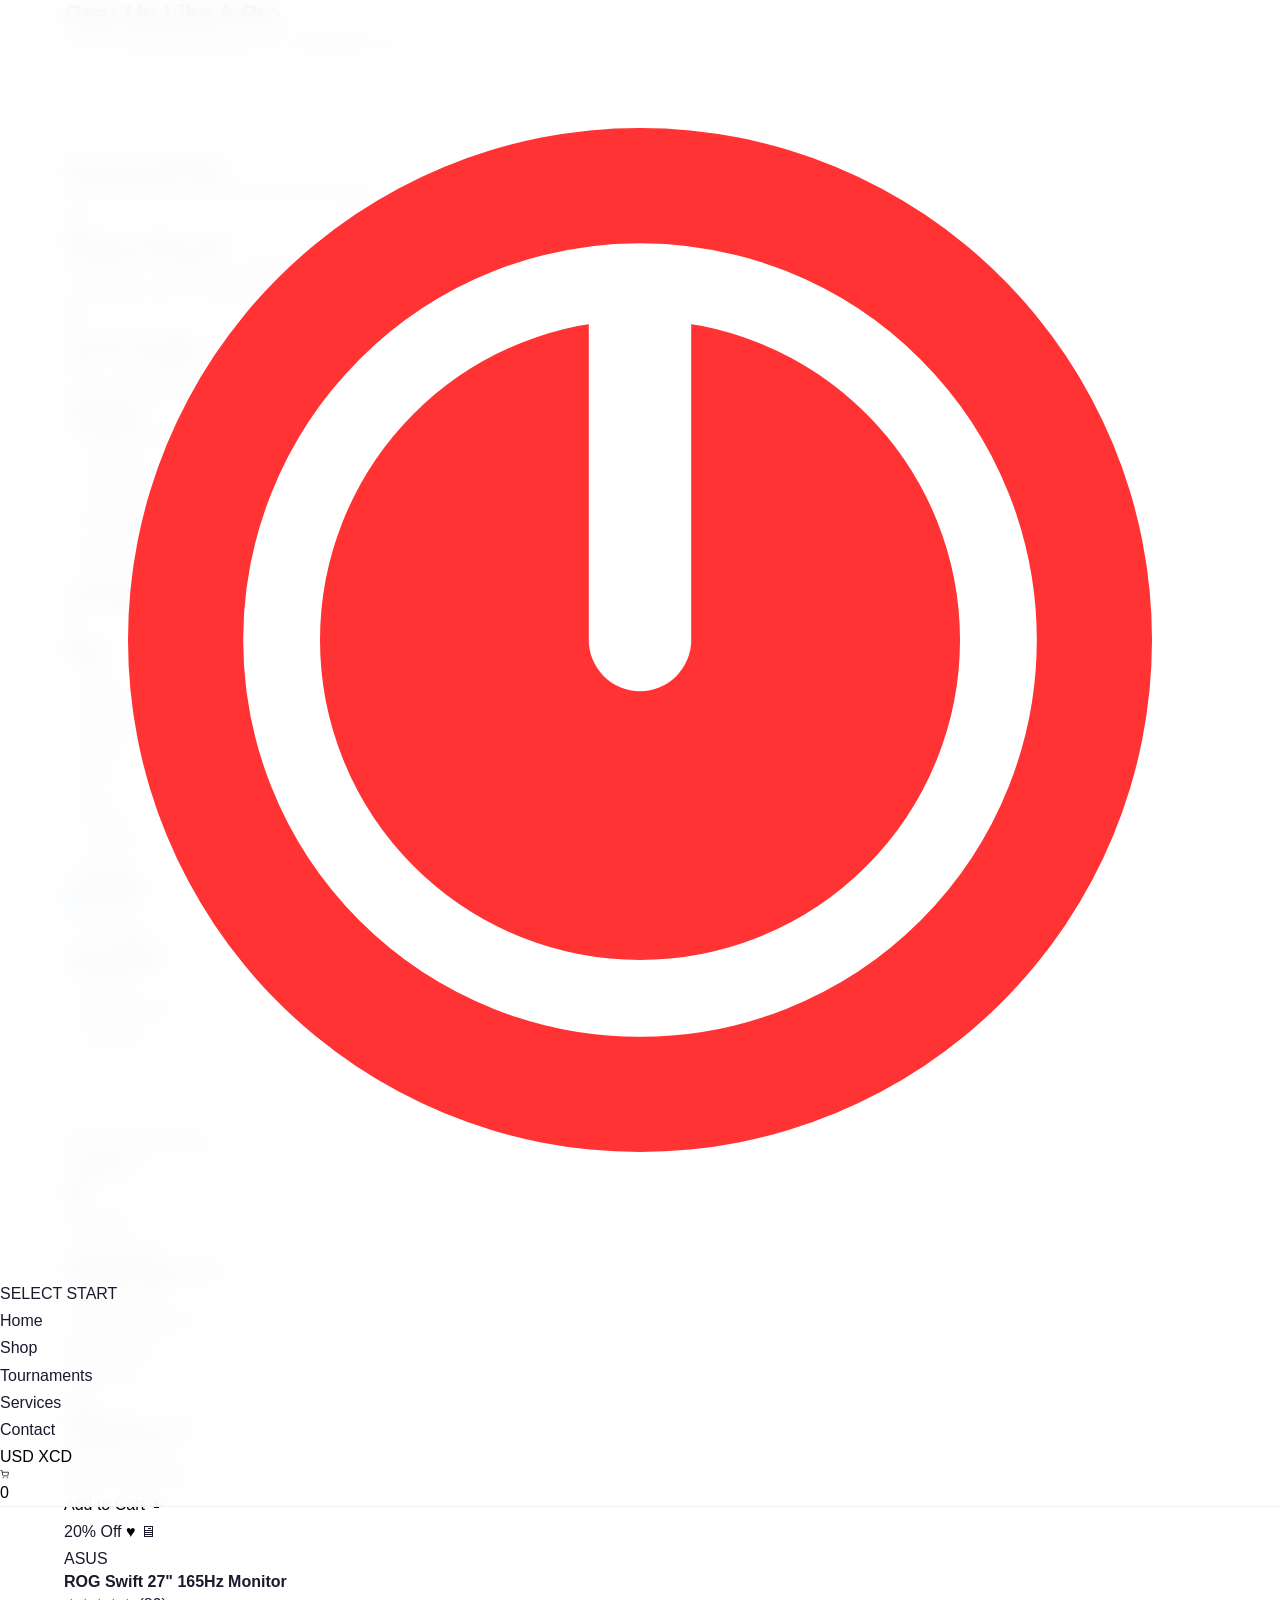
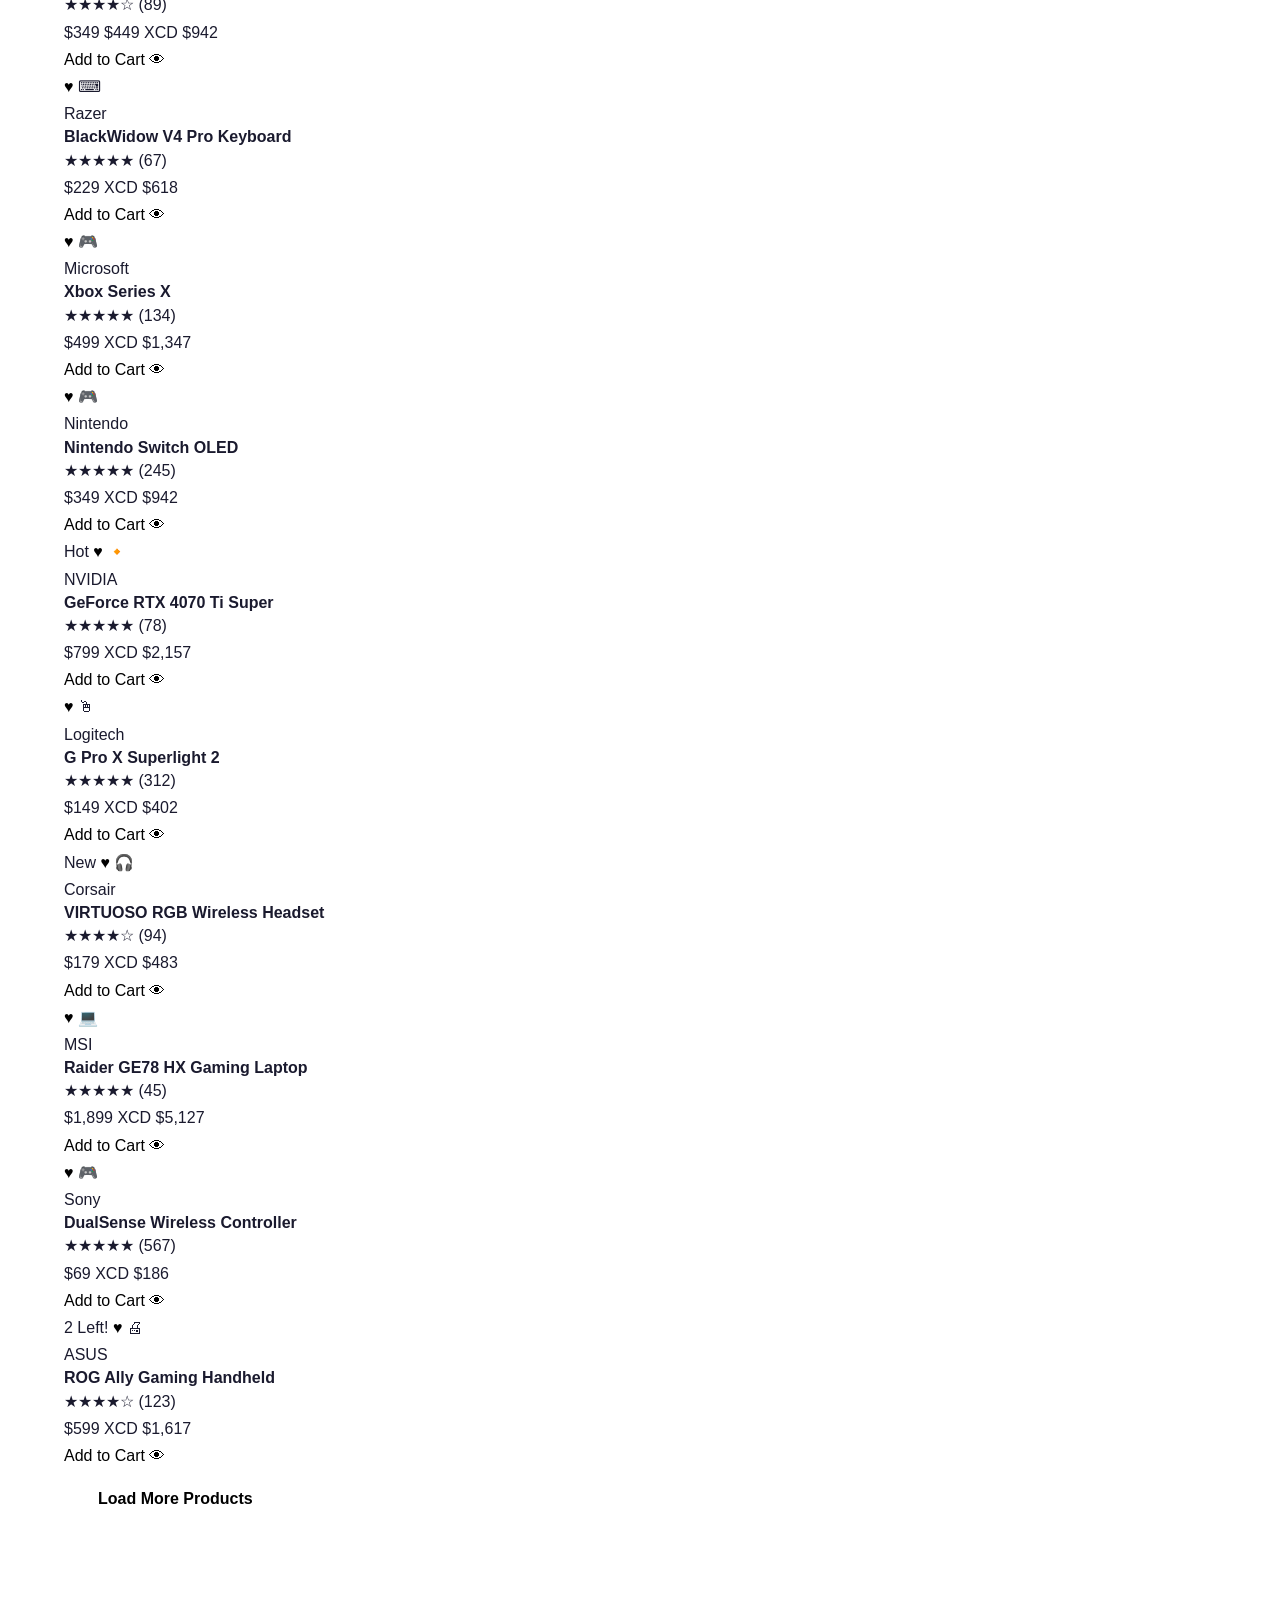
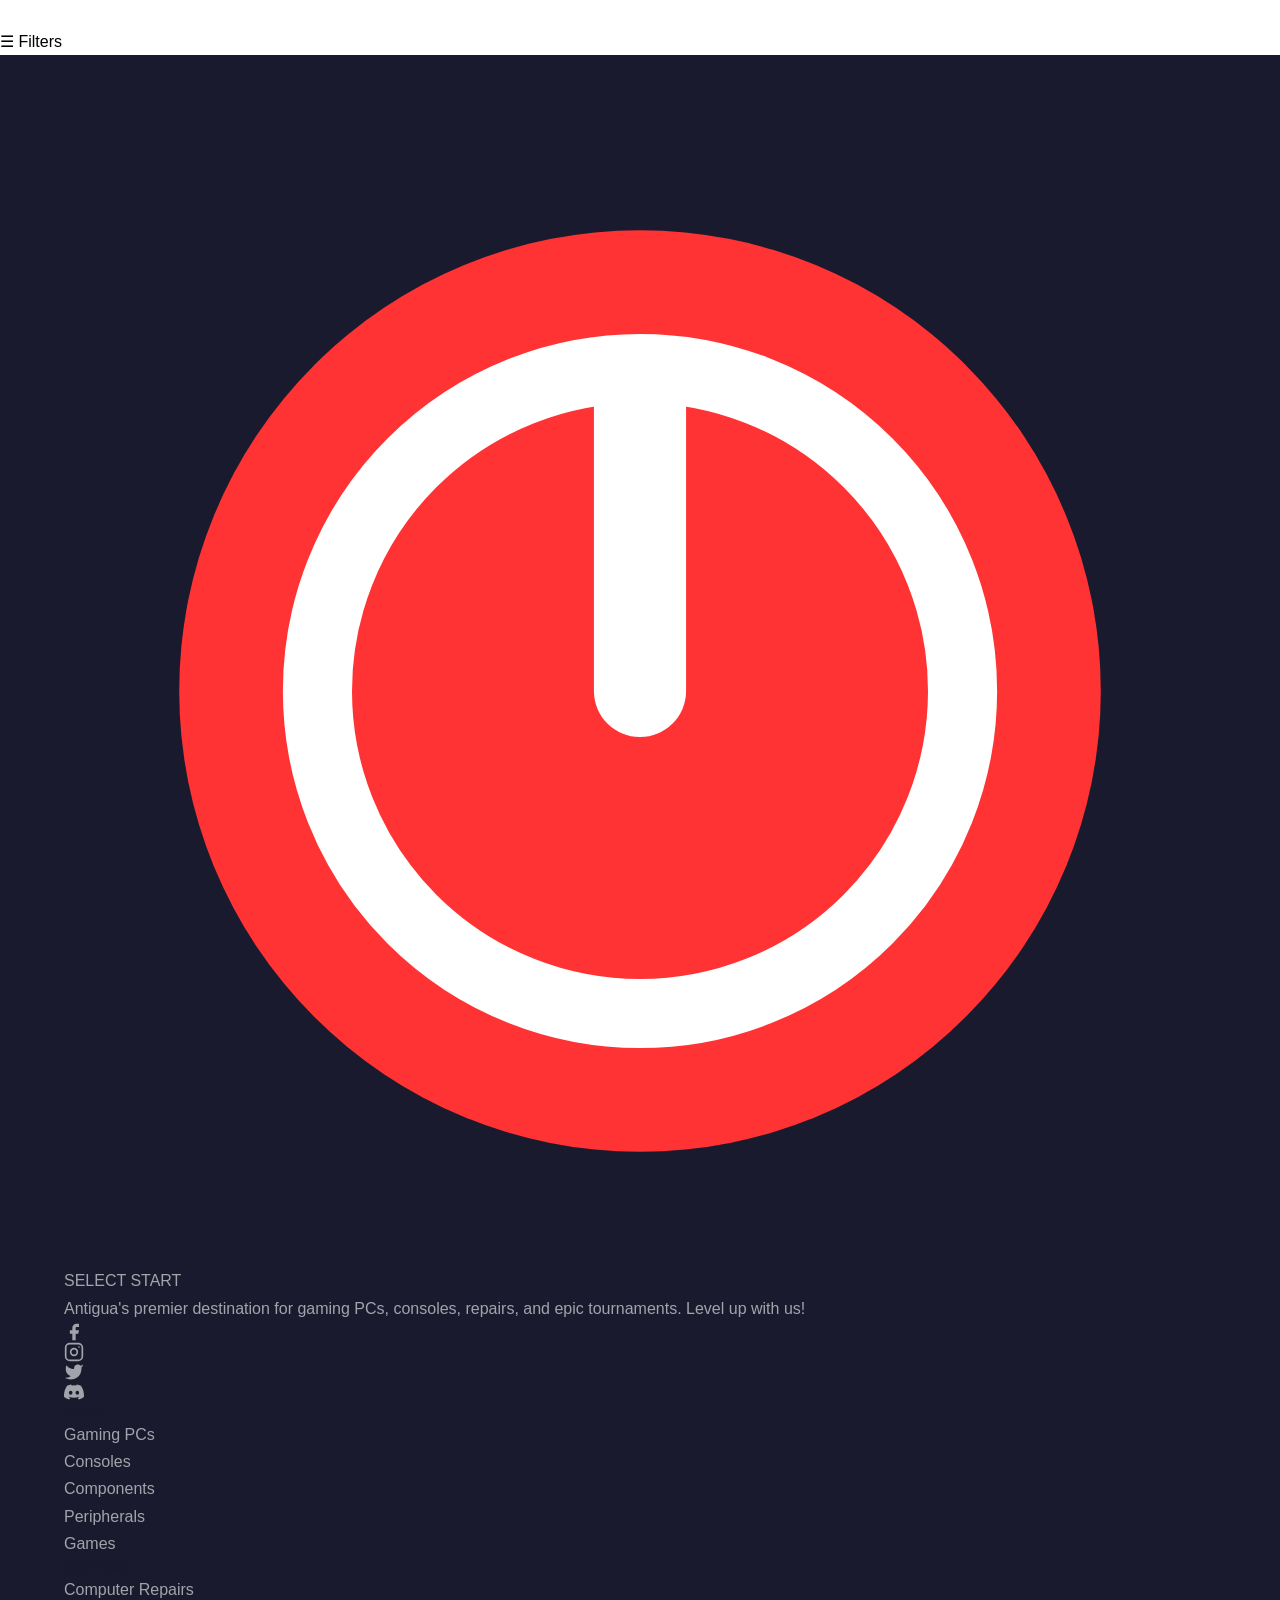
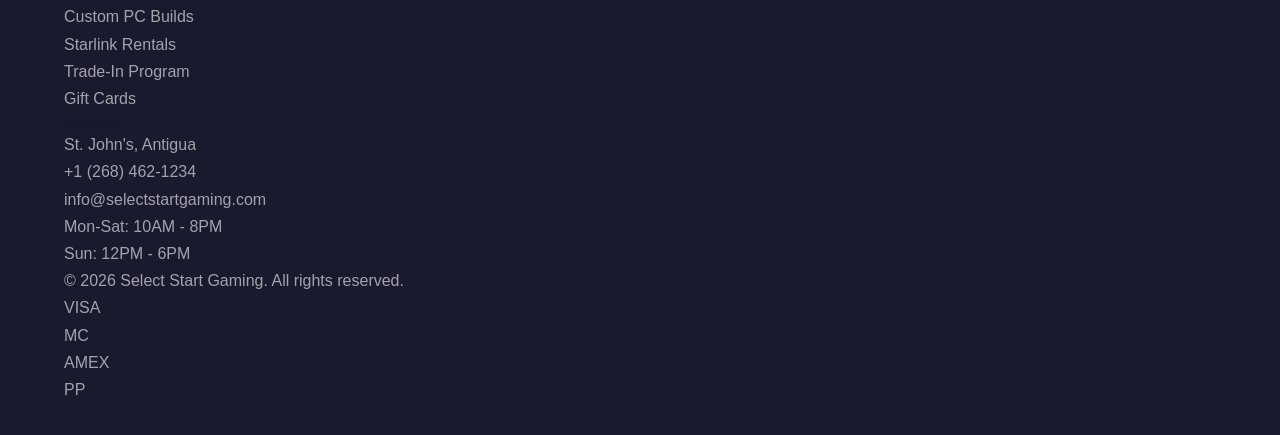
<file: shop.html>
<!DOCTYPE html>
<html lang="en">
<head>
    <meta charset="UTF-8">
    <meta name="viewport" content="width=device-width, initial-scale=1.0">
    <meta name="description" content="Shop gaming PCs, consoles, peripherals, and components at Select Start Gaming - Antigua's premier gaming store with dual currency pricing.">
    <title>Shop | Select Start Gaming - Antigua's Gaming Store</title>
    <link rel="stylesheet" href="styles.css">
    <link rel="icon" type="image/svg+xml" href="data:image/svg+xml,%3Csvg xmlns='http://www.w3.org/2000/svg' viewBox='0 0 100 100'%3E%3Ccircle cx='50' cy='50' r='45' fill='%23FF3333' stroke='%23FF3333' stroke-width='5'/%3E%3Cpath d='M50 25 L50 50' stroke='white' stroke-width='8' stroke-linecap='round'/%3E%3Ccircle cx='50' cy='50' r='30' fill='none' stroke='white' stroke-width='6'/%3E%3C/svg%3E">
</head>
<body>
    <!-- Floating Particles Background -->
    <div class="particles">
        <div class="particle"></div>
        <div class="particle"></div>
        <div class="particle"></div>
        <div class="particle"></div>
        <div class="particle"></div>
        <div class="particle"></div>
        <div class="particle"></div>
        <div class="particle"></div>
        <div class="particle"></div>
        <div class="particle"></div>
    </div>

    <!-- Header -->
    <header class="header" id="header">
        <nav class="nav">
            <a href="index.html" class="logo">
                <div class="logo-icon">
                    <svg viewBox="0 0 50 50" fill="none" xmlns="http://www.w3.org/2000/svg">
                        <circle cx="25" cy="25" r="20" fill="#FF3333"/>
                        <path d="M25 12 L25 25" stroke="white" stroke-width="4" stroke-linecap="round"/>
                        <circle cx="25" cy="25" r="14" fill="none" stroke="white" stroke-width="3"/>
                    </svg>
                </div>
                <div class="logo-text">
                    <span class="select">SELECT</span>
                    <span class="start">START</span>
                </div>
            </a>

            <ul class="nav-links" id="navLinks">
                <li><a href="index.html" class="nav-link">Home</a></li>
                <li><a href="shop.html" class="nav-link active">Shop</a></li>
                <li><a href="tournaments.html" class="nav-link">Tournaments</a></li>
                <li><a href="index.html#services" class="nav-link">Services</a></li>
                <li><a href="index.html#contact" class="nav-link">Contact</a></li>
            </ul>

            <div class="nav-actions">
                <div class="currency-toggle">
                    <button class="currency-btn active" data-currency="usd">USD</button>
                    <button class="currency-btn" data-currency="xcd">XCD</button>
                </div>
                <button class="cart-btn" id="cartBtn">
                    <svg viewBox="0 0 24 24" fill="none" stroke="currentColor" stroke-width="2">
                        <path d="M9 22C9.55228 22 10 21.5523 10 21C10 20.4477 9.55228 20 9 20C8.44772 20 8 20.4477 8 21C8 21.5523 8.44772 22 9 22Z"/>
                        <path d="M20 22C20.5523 22 21 21.5523 21 21C21 20.4477 20.5523 20 20 20C19.4477 20 19 20.4477 19 21C19 21.5523 19.4477 22 20 22Z"/>
                        <path d="M1 1H5L7.68 14.39C7.77 14.83 8.02 15.22 8.38 15.5C8.74 15.78 9.19 15.93 9.64 15.92H19.36C19.81 15.93 20.26 15.78 20.62 15.5C20.98 15.22 21.23 14.83 21.32 14.39L23 6H6"/>
                    </svg>
                    <span class="cart-count">0</span>
                </button>
                <button class="menu-toggle" id="menuToggle">
                    <span></span>
                    <span></span>
                    <span></span>
                </button>
            </div>
        </nav>
    </header>

    <!-- Page Header -->
    <section class="page-header">
        <div class="container">
            <h1>Gear Up <span class="text-gradient">Like A Pro</span></h1>
            <p>Premium gaming equipment at unbeatable prices</p>
        </div>
    </section>

    <!-- Shop Content -->
    <section class="section">
        <div class="container">
            <!-- Bundle Deals Banner -->
            <div class="bundle-banner">
                <div class="bundle-header">
                    <h3>Exclusive Bundles</h3>
                    <p>Save big with our curated gaming packages</p>
                </div>
                <div class="bundles-grid">
                    <div class="bundle-card">
                        <div class="bundle-image">&#128187;</div>
                        <div class="bundle-info">
                            <h4>Streamer Starter Pack</h4>
                            <p>Gaming PC + Webcam + Microphone + LED Lights</p>
                            <span class="bundle-savings">Save $200 USD / XCD $540</span>
                            <span class="bundle-price">$1,299 USD | XCD $3,507</span>
                        </div>
                    </div>
                    <div class="bundle-card">
                        <div class="bundle-image">&#127918;</div>
                        <div class="bundle-info">
                            <h4>Console Complete</h4>
                            <p>PS5 + 2 Controllers + 3 Games + Headset</p>
                            <span class="bundle-savings">Save $150 USD / XCD $405</span>
                            <span class="bundle-price">$799 USD | XCD $2,157</span>
                        </div>
                    </div>
                </div>
            </div>

            <div class="shop-layout">
                <!-- Filters Sidebar -->
                <aside class="filters-sidebar" id="filtersSidebar">
                    <div class="filter-section">
                        <h4>Categories</h4>
                        <div class="filter-options">
                            <div class="filter-option">
                                <input type="checkbox" id="cat-pcs" data-filter="category" value="pcs">
                                <label for="cat-pcs">Gaming PCs & Laptops</label>
                            </div>
                            <div class="filter-option">
                                <input type="checkbox" id="cat-consoles" data-filter="category" value="consoles">
                                <label for="cat-consoles">Consoles</label>
                            </div>
                            <div class="filter-option">
                                <input type="checkbox" id="cat-components" data-filter="category" value="components">
                                <label for="cat-components">PC Components</label>
                            </div>
                            <div class="filter-option">
                                <input type="checkbox" id="cat-peripherals" data-filter="category" value="peripherals">
                                <label for="cat-peripherals">Peripherals</label>
                            </div>
                            <div class="filter-option">
                                <input type="checkbox" id="cat-games" data-filter="category" value="games">
                                <label for="cat-games">Games</label>
                            </div>
                            <div class="filter-option">
                                <input type="checkbox" id="cat-accessories" data-filter="category" value="accessories">
                                <label for="cat-accessories">Accessories</label>
                            </div>
                        </div>
                    </div>

                    <div class="filter-section">
                        <h4>Price Range (USD)</h4>
                        <div class="price-range">
                            <div class="price-inputs">
                                <input type="number" class="price-input" id="minPrice" placeholder="$0" min="0">
                                <input type="number" class="price-input" id="maxPrice" placeholder="$5000" min="0">
                            </div>
                        </div>
                    </div>

                    <div class="filter-section">
                        <h4>Brand</h4>
                        <div class="filter-options">
                            <div class="filter-option">
                                <input type="checkbox" id="brand-sony" data-filter="brand" value="sony">
                                <label for="brand-sony">Sony</label>
                            </div>
                            <div class="filter-option">
                                <input type="checkbox" id="brand-microsoft" data-filter="brand" value="microsoft">
                                <label for="brand-microsoft">Microsoft</label>
                            </div>
                            <div class="filter-option">
                                <input type="checkbox" id="brand-nintendo" data-filter="brand" value="nintendo">
                                <label for="brand-nintendo">Nintendo</label>
                            </div>
                            <div class="filter-option">
                                <input type="checkbox" id="brand-asus" data-filter="brand" value="asus">
                                <label for="brand-asus">ASUS</label>
                            </div>
                            <div class="filter-option">
                                <input type="checkbox" id="brand-msi" data-filter="brand" value="msi">
                                <label for="brand-msi">MSI</label>
                            </div>
                            <div class="filter-option">
                                <input type="checkbox" id="brand-razer" data-filter="brand" value="razer">
                                <label for="brand-razer">Razer</label>
                            </div>
                            <div class="filter-option">
                                <input type="checkbox" id="brand-logitech" data-filter="brand" value="logitech">
                                <label for="brand-logitech">Logitech</label>
                            </div>
                            <div class="filter-option">
                                <input type="checkbox" id="brand-corsair" data-filter="brand" value="corsair">
                                <label for="brand-corsair">Corsair</label>
                            </div>
                        </div>
                    </div>

                    <div class="filter-section">
                        <h4>Availability</h4>
                        <div class="filter-options">
                            <div class="filter-option">
                                <input type="checkbox" id="avail-instock" data-filter="availability" value="instock" checked>
                                <label for="avail-instock">In Stock</label>
                            </div>
                            <div class="filter-option">
                                <input type="checkbox" id="avail-preorder" data-filter="availability" value="preorder">
                                <label for="avail-preorder">Pre-Order</label>
                            </div>
                        </div>
                    </div>

                    <div class="filter-section">
                        <h4>Special Offers</h4>
                        <div class="filter-options">
                            <div class="filter-option">
                                <input type="checkbox" id="offer-sale" data-filter="offer" value="sale">
                                <label for="offer-sale">On Sale</label>
                            </div>
                            <div class="filter-option">
                                <input type="checkbox" id="offer-bundle" data-filter="offer" value="bundle">
                                <label for="offer-bundle">Bundle Deals</label>
                            </div>
                            <div class="filter-option">
                                <input type="checkbox" id="offer-clearance" data-filter="offer" value="clearance">
                                <label for="offer-clearance">Clearance</label>
                            </div>
                        </div>
                    </div>

                    <button class="btn btn-sm btn-outline" style="width: 100%; margin-top: 1rem;" onclick="clearFilters()">Clear All Filters</button>
                </aside>

                <!-- Products Area -->
                <div class="products-area">
                    <div class="shop-header">
                        <span class="results-count">Showing <strong>24</strong> products</span>
                        <div class="shop-controls">
                            <select class="sort-select" id="sortSelect">
                                <option value="featured">Featured</option>
                                <option value="newest">Newest Arrivals</option>
                                <option value="price-low">Price: Low to High</option>
                                <option value="price-high">Price: High to Low</option>
                                <option value="bestsellers">Best Sellers</option>
                                <option value="rating">Highest Rated</option>
                            </select>
                            <div class="view-toggle">
                                <button class="view-btn active" data-view="grid">&#9638;</button>
                                <button class="view-btn" data-view="list">&#9776;</button>
                            </div>
                        </div>
                    </div>

                    <div class="products-grid" id="productsGrid">
                        <!-- Product 1 -->
                        <div class="card product-card" data-category="pcs" data-brand="custom" data-price="1299">
                            <div class="product-image">
                                <span class="product-badge badge-hot">Hot</span>
                                <button class="wishlist-btn">&#9829;</button>
                                <span class="placeholder-icon">&#128187;</span>
                            </div>
                            <div class="product-info">
                                <span class="product-brand">Custom Build</span>
                                <h4 class="product-title">RTX 4070 Gaming PC</h4>
                                <div class="product-rating">
                                    <span class="stars">&#9733;&#9733;&#9733;&#9733;&#9733;</span>
                                    <span class="rating-count">(23)</span>
                                </div>
                                <div class="product-pricing">
                                    <span class="price-current" data-usd="1299" data-xcd="3507">$1,299</span>
                                    <span class="price-dual">XCD $3,507</span>
                                </div>
                                <div class="product-actions">
                                    <button class="add-to-cart-btn">Add to Cart</button>
                                    <button class="quick-view-btn">&#128065;</button>
                                </div>
                            </div>
                        </div>

                        <!-- Product 2 -->
                        <div class="card product-card" data-category="consoles" data-brand="sony" data-price="699">
                            <div class="product-image">
                                <span class="product-badge badge-new">New</span>
                                <button class="wishlist-btn">&#9829;</button>
                                <span class="placeholder-icon">&#127918;</span>
                            </div>
                            <div class="product-info">
                                <span class="product-brand">Sony</span>
                                <h4 class="product-title">PlayStation 5 Pro</h4>
                                <div class="product-rating">
                                    <span class="stars">&#9733;&#9733;&#9733;&#9733;&#9733;</span>
                                    <span class="rating-count">(156)</span>
                                </div>
                                <div class="product-pricing">
                                    <span class="price-current" data-usd="699" data-xcd="1887">$699</span>
                                    <span class="price-dual">XCD $1,887</span>
                                </div>
                                <div class="product-actions">
                                    <button class="add-to-cart-btn">Add to Cart</button>
                                    <button class="quick-view-btn">&#128065;</button>
                                </div>
                            </div>
                        </div>

                        <!-- Product 3 -->
                        <div class="card product-card" data-category="peripherals" data-brand="asus" data-price="349">
                            <div class="product-image">
                                <span class="product-badge badge-sale">20% Off</span>
                                <button class="wishlist-btn">&#9829;</button>
                                <span class="placeholder-icon">&#128421;</span>
                            </div>
                            <div class="product-info">
                                <span class="product-brand">ASUS</span>
                                <h4 class="product-title">ROG Swift 27" 165Hz Monitor</h4>
                                <div class="product-rating">
                                    <span class="stars">&#9733;&#9733;&#9733;&#9733;&#9734;</span>
                                    <span class="rating-count">(89)</span>
                                </div>
                                <div class="product-pricing">
                                    <span class="price-current" data-usd="349" data-xcd="942">$349</span>
                                    <span class="price-original">$449</span>
                                    <span class="price-dual">XCD $942</span>
                                </div>
                                <div class="product-actions">
                                    <button class="add-to-cart-btn">Add to Cart</button>
                                    <button class="quick-view-btn">&#128065;</button>
                                </div>
                            </div>
                        </div>

                        <!-- Product 4 -->
                        <div class="card product-card" data-category="peripherals" data-brand="razer" data-price="229">
                            <div class="product-image">
                                <button class="wishlist-btn">&#9829;</button>
                                <span class="placeholder-icon">&#9000;</span>
                            </div>
                            <div class="product-info">
                                <span class="product-brand">Razer</span>
                                <h4 class="product-title">BlackWidow V4 Pro Keyboard</h4>
                                <div class="product-rating">
                                    <span class="stars">&#9733;&#9733;&#9733;&#9733;&#9733;</span>
                                    <span class="rating-count">(67)</span>
                                </div>
                                <div class="product-pricing">
                                    <span class="price-current" data-usd="229" data-xcd="618">$229</span>
                                    <span class="price-dual">XCD $618</span>
                                </div>
                                <div class="product-actions">
                                    <button class="add-to-cart-btn">Add to Cart</button>
                                    <button class="quick-view-btn">&#128065;</button>
                                </div>
                            </div>
                        </div>

                        <!-- Product 5 -->
                        <div class="card product-card" data-category="consoles" data-brand="microsoft" data-price="499">
                            <div class="product-image">
                                <button class="wishlist-btn">&#9829;</button>
                                <span class="placeholder-icon">&#127918;</span>
                            </div>
                            <div class="product-info">
                                <span class="product-brand">Microsoft</span>
                                <h4 class="product-title">Xbox Series X</h4>
                                <div class="product-rating">
                                    <span class="stars">&#9733;&#9733;&#9733;&#9733;&#9733;</span>
                                    <span class="rating-count">(134)</span>
                                </div>
                                <div class="product-pricing">
                                    <span class="price-current" data-usd="499" data-xcd="1347">$499</span>
                                    <span class="price-dual">XCD $1,347</span>
                                </div>
                                <div class="product-actions">
                                    <button class="add-to-cart-btn">Add to Cart</button>
                                    <button class="quick-view-btn">&#128065;</button>
                                </div>
                            </div>
                        </div>

                        <!-- Product 6 -->
                        <div class="card product-card" data-category="consoles" data-brand="nintendo" data-price="349">
                            <div class="product-image">
                                <button class="wishlist-btn">&#9829;</button>
                                <span class="placeholder-icon">&#127918;</span>
                            </div>
                            <div class="product-info">
                                <span class="product-brand">Nintendo</span>
                                <h4 class="product-title">Nintendo Switch OLED</h4>
                                <div class="product-rating">
                                    <span class="stars">&#9733;&#9733;&#9733;&#9733;&#9733;</span>
                                    <span class="rating-count">(245)</span>
                                </div>
                                <div class="product-pricing">
                                    <span class="price-current" data-usd="349" data-xcd="942">$349</span>
                                    <span class="price-dual">XCD $942</span>
                                </div>
                                <div class="product-actions">
                                    <button class="add-to-cart-btn">Add to Cart</button>
                                    <button class="quick-view-btn">&#128065;</button>
                                </div>
                            </div>
                        </div>

                        <!-- Product 7 -->
                        <div class="card product-card" data-category="components" data-brand="nvidia" data-price="799">
                            <div class="product-image">
                                <span class="product-badge badge-hot">Hot</span>
                                <button class="wishlist-btn">&#9829;</button>
                                <span class="placeholder-icon">&#128312;</span>
                            </div>
                            <div class="product-info">
                                <span class="product-brand">NVIDIA</span>
                                <h4 class="product-title">GeForce RTX 4070 Ti Super</h4>
                                <div class="product-rating">
                                    <span class="stars">&#9733;&#9733;&#9733;&#9733;&#9733;</span>
                                    <span class="rating-count">(78)</span>
                                </div>
                                <div class="product-pricing">
                                    <span class="price-current" data-usd="799" data-xcd="2157">$799</span>
                                    <span class="price-dual">XCD $2,157</span>
                                </div>
                                <div class="product-actions">
                                    <button class="add-to-cart-btn">Add to Cart</button>
                                    <button class="quick-view-btn">&#128065;</button>
                                </div>
                            </div>
                        </div>

                        <!-- Product 8 -->
                        <div class="card product-card" data-category="peripherals" data-brand="logitech" data-price="149">
                            <div class="product-image">
                                <button class="wishlist-btn">&#9829;</button>
                                <span class="placeholder-icon">&#128433;</span>
                            </div>
                            <div class="product-info">
                                <span class="product-brand">Logitech</span>
                                <h4 class="product-title">G Pro X Superlight 2</h4>
                                <div class="product-rating">
                                    <span class="stars">&#9733;&#9733;&#9733;&#9733;&#9733;</span>
                                    <span class="rating-count">(312)</span>
                                </div>
                                <div class="product-pricing">
                                    <span class="price-current" data-usd="149" data-xcd="402">$149</span>
                                    <span class="price-dual">XCD $402</span>
                                </div>
                                <div class="product-actions">
                                    <button class="add-to-cart-btn">Add to Cart</button>
                                    <button class="quick-view-btn">&#128065;</button>
                                </div>
                            </div>
                        </div>

                        <!-- Product 9 -->
                        <div class="card product-card" data-category="peripherals" data-brand="corsair" data-price="179">
                            <div class="product-image">
                                <span class="product-badge badge-new">New</span>
                                <button class="wishlist-btn">&#9829;</button>
                                <span class="placeholder-icon">&#127911;</span>
                            </div>
                            <div class="product-info">
                                <span class="product-brand">Corsair</span>
                                <h4 class="product-title">VIRTUOSO RGB Wireless Headset</h4>
                                <div class="product-rating">
                                    <span class="stars">&#9733;&#9733;&#9733;&#9733;&#9734;</span>
                                    <span class="rating-count">(94)</span>
                                </div>
                                <div class="product-pricing">
                                    <span class="price-current" data-usd="179" data-xcd="483">$179</span>
                                    <span class="price-dual">XCD $483</span>
                                </div>
                                <div class="product-actions">
                                    <button class="add-to-cart-btn">Add to Cart</button>
                                    <button class="quick-view-btn">&#128065;</button>
                                </div>
                            </div>
                        </div>

                        <!-- Product 10 -->
                        <div class="card product-card" data-category="pcs" data-brand="msi" data-price="1899">
                            <div class="product-image">
                                <button class="wishlist-btn">&#9829;</button>
                                <span class="placeholder-icon">&#128187;</span>
                            </div>
                            <div class="product-info">
                                <span class="product-brand">MSI</span>
                                <h4 class="product-title">Raider GE78 HX Gaming Laptop</h4>
                                <div class="product-rating">
                                    <span class="stars">&#9733;&#9733;&#9733;&#9733;&#9733;</span>
                                    <span class="rating-count">(45)</span>
                                </div>
                                <div class="product-pricing">
                                    <span class="price-current" data-usd="1899" data-xcd="5127">$1,899</span>
                                    <span class="price-dual">XCD $5,127</span>
                                </div>
                                <div class="product-actions">
                                    <button class="add-to-cart-btn">Add to Cart</button>
                                    <button class="quick-view-btn">&#128065;</button>
                                </div>
                            </div>
                        </div>

                        <!-- Product 11 -->
                        <div class="card product-card" data-category="accessories" data-brand="sony" data-price="69">
                            <div class="product-image">
                                <button class="wishlist-btn">&#9829;</button>
                                <span class="placeholder-icon">&#127918;</span>
                            </div>
                            <div class="product-info">
                                <span class="product-brand">Sony</span>
                                <h4 class="product-title">DualSense Wireless Controller</h4>
                                <div class="product-rating">
                                    <span class="stars">&#9733;&#9733;&#9733;&#9733;&#9733;</span>
                                    <span class="rating-count">(567)</span>
                                </div>
                                <div class="product-pricing">
                                    <span class="price-current" data-usd="69" data-xcd="186">$69</span>
                                    <span class="price-dual">XCD $186</span>
                                </div>
                                <div class="product-actions">
                                    <button class="add-to-cart-btn">Add to Cart</button>
                                    <button class="quick-view-btn">&#128065;</button>
                                </div>
                            </div>
                        </div>

                        <!-- Product 12 -->
                        <div class="card product-card" data-category="peripherals" data-brand="asus" data-price="249">
                            <div class="product-image">
                                <span class="product-badge badge-low-stock">2 Left!</span>
                                <button class="wishlist-btn">&#9829;</button>
                                <span class="placeholder-icon">&#128424;</span>
                            </div>
                            <div class="product-info">
                                <span class="product-brand">ASUS</span>
                                <h4 class="product-title">ROG Ally Gaming Handheld</h4>
                                <div class="product-rating">
                                    <span class="stars">&#9733;&#9733;&#9733;&#9733;&#9734;</span>
                                    <span class="rating-count">(123)</span>
                                </div>
                                <div class="product-pricing">
                                    <span class="price-current" data-usd="599" data-xcd="1617">$599</span>
                                    <span class="price-dual">XCD $1,617</span>
                                </div>
                                <div class="product-actions">
                                    <button class="add-to-cart-btn">Add to Cart</button>
                                    <button class="quick-view-btn">&#128065;</button>
                                </div>
                            </div>
                        </div>
                    </div>

                    <!-- Load More -->
                    <div class="text-center mt-4">
                        <button class="btn btn-outline btn-lg">Load More Products</button>
                    </div>
                </div>
            </div>
        </div>
    </section>

    <!-- Mobile Filter Toggle -->
    <button class="mobile-filter-toggle" id="mobileFilterToggle">
        <span>&#9776;</span> Filters
    </button>

    <!-- Footer -->
    <footer class="footer">
        <div class="container">
            <div class="footer-grid">
                <div class="footer-brand">
                    <a href="index.html" class="logo">
                        <div class="logo-icon">
                            <svg viewBox="0 0 50 50" fill="none" xmlns="http://www.w3.org/2000/svg">
                                <circle cx="25" cy="25" r="20" fill="#FF3333"/>
                                <path d="M25 12 L25 25" stroke="white" stroke-width="4" stroke-linecap="round"/>
                                <circle cx="25" cy="25" r="14" fill="none" stroke="white" stroke-width="3"/>
                            </svg>
                        </div>
                        <div class="logo-text">
                            <span class="select">SELECT</span>
                            <span class="start">START</span>
                        </div>
                    </a>
                    <p>Antigua's premier destination for gaming PCs, consoles, repairs, and epic tournaments. Level up with us!</p>
                    <div class="footer-social">
                        <a href="#" class="social-link" aria-label="Facebook">
                            <svg viewBox="0 0 24 24" width="20" height="20" fill="currentColor">
                                <path d="M18 2h-3a5 5 0 0 0-5 5v3H7v4h3v8h4v-8h3l1-4h-4V7a1 1 0 0 1 1-1h3z"/>
                            </svg>
                        </a>
                        <a href="#" class="social-link" aria-label="Instagram">
                            <svg viewBox="0 0 24 24" width="20" height="20" fill="currentColor">
                                <rect x="2" y="2" width="20" height="20" rx="5" ry="5" fill="none" stroke="currentColor" stroke-width="2"/>
                                <circle cx="12" cy="12" r="4" fill="none" stroke="currentColor" stroke-width="2"/>
                                <circle cx="18" cy="6" r="1"/>
                            </svg>
                        </a>
                        <a href="#" class="social-link" aria-label="Twitter">
                            <svg viewBox="0 0 24 24" width="20" height="20" fill="currentColor">
                                <path d="M23 3a10.9 10.9 0 0 1-3.14 1.53 4.48 4.48 0 0 0-7.86 3v1A10.66 10.66 0 0 1 3 4s-4 9 5 13a11.64 11.64 0 0 1-7 2c9 5 20 0 20-11.5a4.5 4.5 0 0 0-.08-.83A7.72 7.72 0 0 0 23 3z"/>
                            </svg>
                        </a>
                        <a href="#" class="social-link" aria-label="Discord">
                            <svg viewBox="0 0 24 24" width="20" height="20" fill="currentColor">
                                <path d="M20.317 4.37a19.791 19.791 0 0 0-4.885-1.515.074.074 0 0 0-.079.037c-.21.375-.444.864-.608 1.25a18.27 18.27 0 0 0-5.487 0 12.64 12.64 0 0 0-.617-1.25.077.077 0 0 0-.079-.037A19.736 19.736 0 0 0 3.677 4.37a.07.07 0 0 0-.032.027C.533 9.046-.32 13.58.099 18.057a.082.082 0 0 0 .031.057 19.9 19.9 0 0 0 5.993 3.03.078.078 0 0 0 .084-.028 14.09 14.09 0 0 0 1.226-1.994.076.076 0 0 0-.041-.106 13.107 13.107 0 0 1-1.872-.892.077.077 0 0 1-.008-.128 10.2 10.2 0 0 0 .372-.292.074.074 0 0 1 .077-.01c3.928 1.793 8.18 1.793 12.062 0a.074.074 0 0 1 .078.01c.12.098.246.198.373.292a.077.077 0 0 1-.006.127 12.299 12.299 0 0 1-1.873.892.077.077 0 0 0-.041.107c.36.698.772 1.362 1.225 1.993a.076.076 0 0 0 .084.028 19.839 19.839 0 0 0 6.002-3.03.077.077 0 0 0 .032-.054c.5-5.177-.838-9.674-3.549-13.66a.061.061 0 0 0-.031-.03zM8.02 15.33c-1.183 0-2.157-1.085-2.157-2.419 0-1.333.956-2.419 2.157-2.419 1.21 0 2.176 1.096 2.157 2.42 0 1.333-.956 2.418-2.157 2.418zm7.975 0c-1.183 0-2.157-1.085-2.157-2.419 0-1.333.955-2.419 2.157-2.419 1.21 0 2.176 1.096 2.157 2.42 0 1.333-.946 2.418-2.157 2.418z"/>
                            </svg>
                        </a>
                    </div>
                </div>

                <div class="footer-column">
                    <h4>Shop</h4>
                    <ul class="footer-links">
                        <li><a href="shop.html?category=pcs">Gaming PCs</a></li>
                        <li><a href="shop.html?category=consoles">Consoles</a></li>
                        <li><a href="shop.html?category=components">Components</a></li>
                        <li><a href="shop.html?category=peripherals">Peripherals</a></li>
                        <li><a href="shop.html?category=games">Games</a></li>
                    </ul>
                </div>

                <div class="footer-column">
                    <h4>Services</h4>
                    <ul class="footer-links">
                        <li><a href="#">Computer Repairs</a></li>
                        <li><a href="#">Custom PC Builds</a></li>
                        <li><a href="#">Starlink Rentals</a></li>
                        <li><a href="#">Trade-In Program</a></li>
                        <li><a href="#">Gift Cards</a></li>
                    </ul>
                </div>

                <div class="footer-column">
                    <h4>Contact</h4>
                    <ul class="footer-links">
                        <li>St. John's, Antigua</li>
                        <li><a href="tel:+12684621234">+1 (268) 462-1234</a></li>
                        <li><a href="mailto:info@selectstartgaming.com">info@selectstartgaming.com</a></li>
                        <li>Mon-Sat: 10AM - 8PM</li>
                        <li>Sun: 12PM - 6PM</li>
                    </ul>
                </div>
            </div>

            <div class="footer-bottom">
                <p class="footer-copyright">&copy; 2026 Select Start Gaming. All rights reserved.</p>
                <div class="footer-payments">
                    <div class="payment-icon">VISA</div>
                    <div class="payment-icon">MC</div>
                    <div class="payment-icon">AMEX</div>
                    <div class="payment-icon">PP</div>
                </div>
            </div>
        </div>
    </footer>

    <script src="script.js"></script>
</body>
</html>
</file>
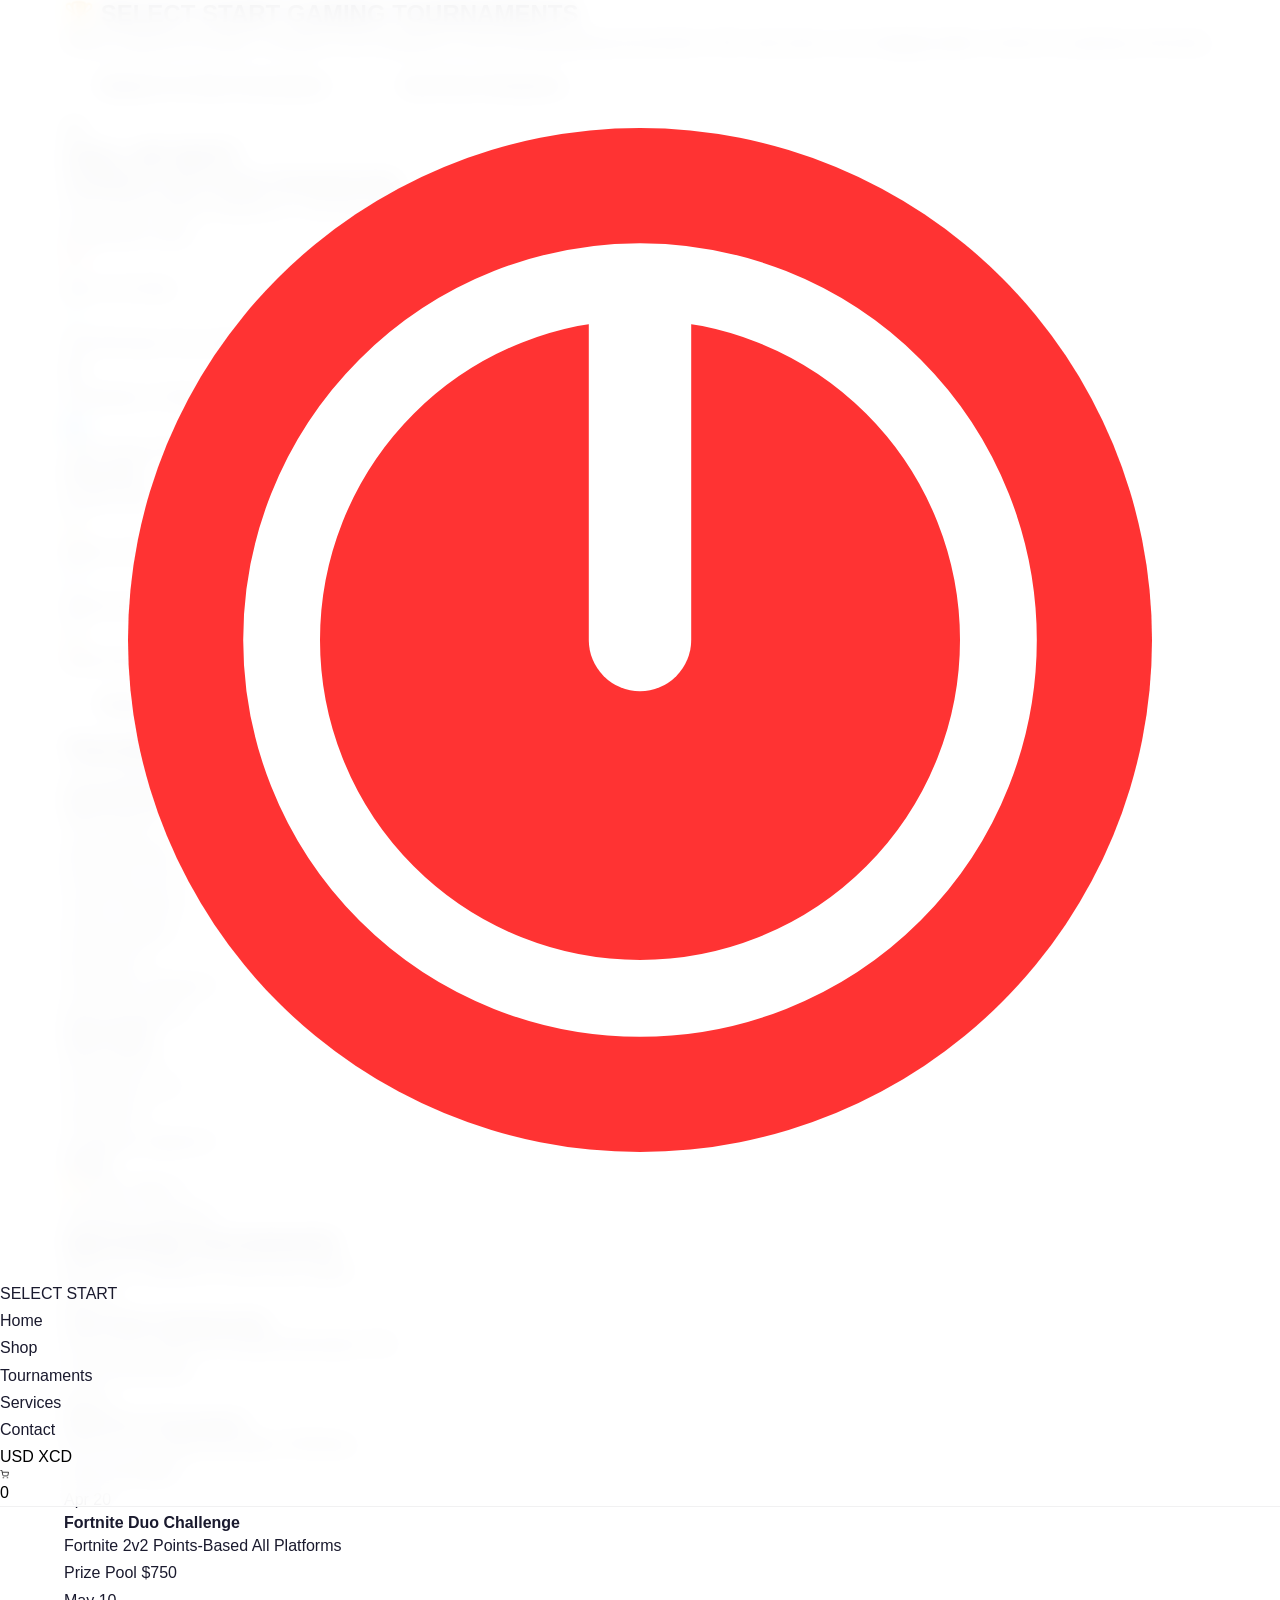
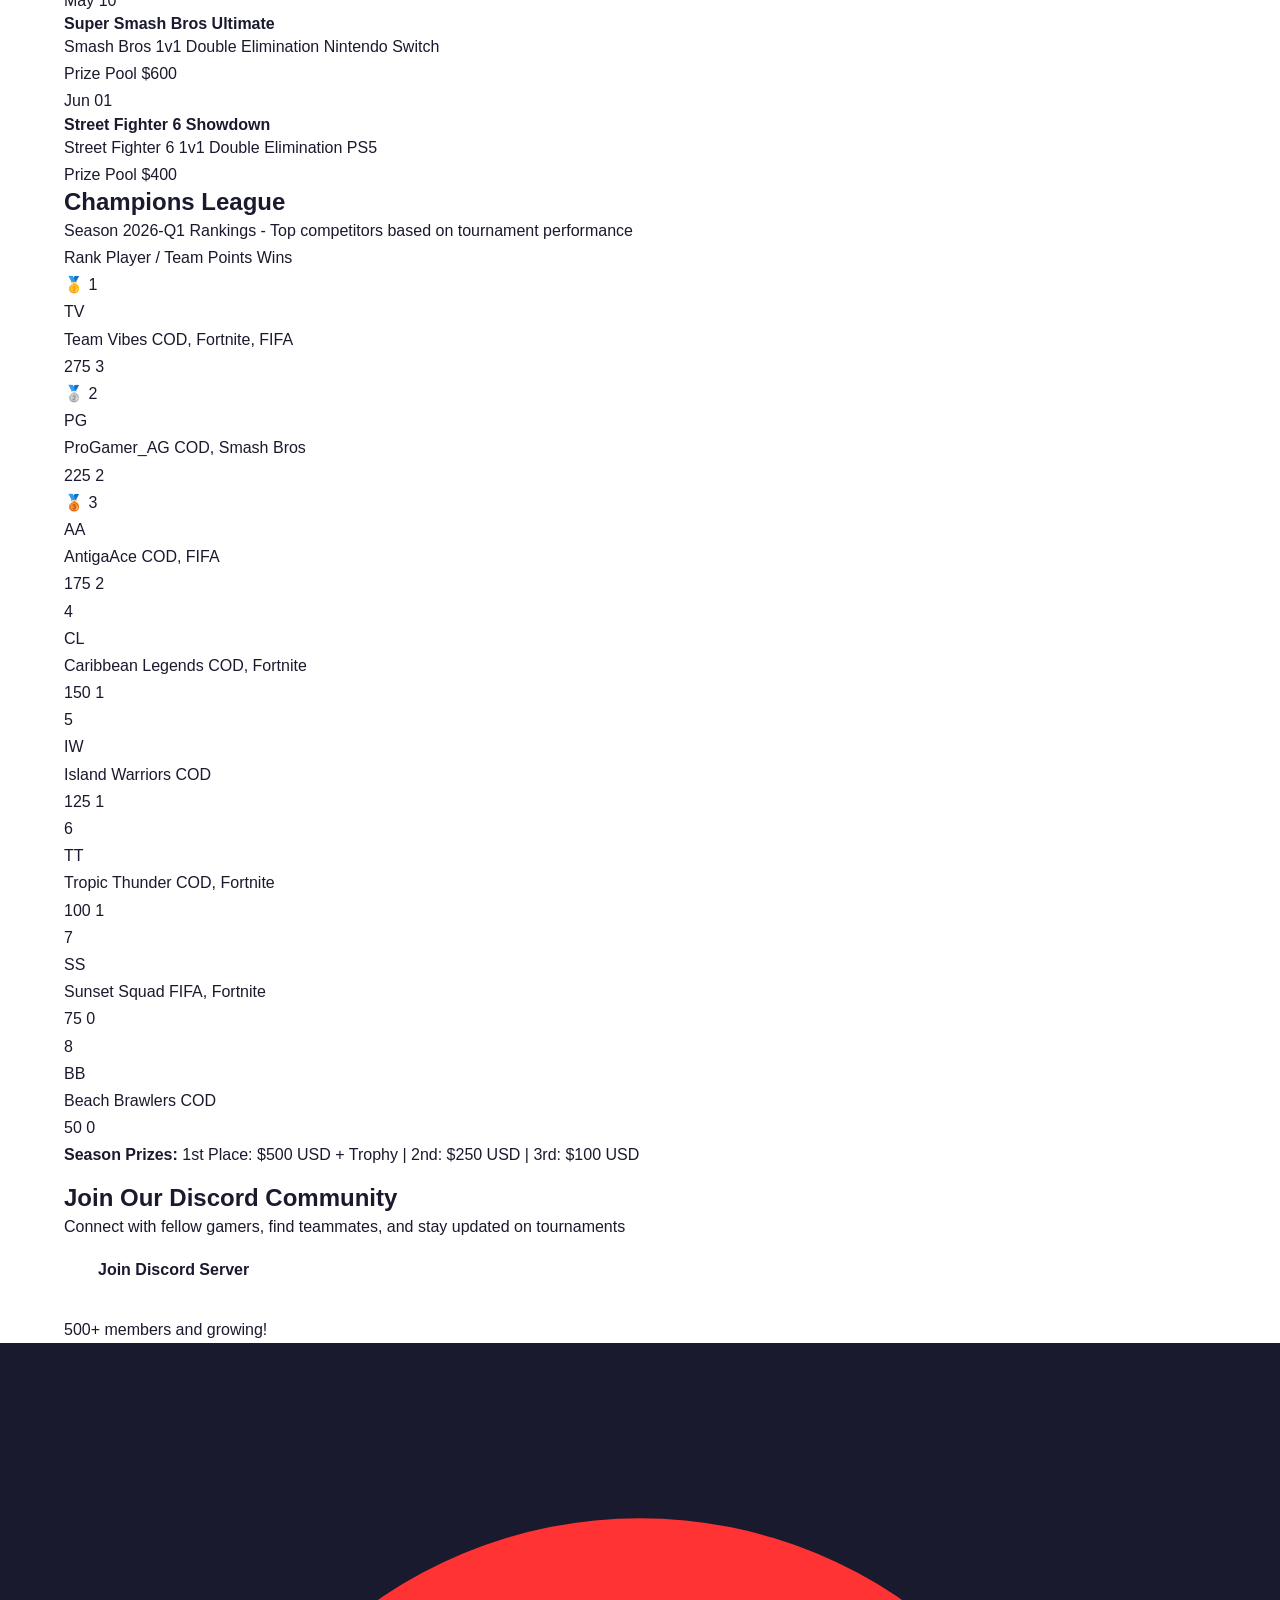
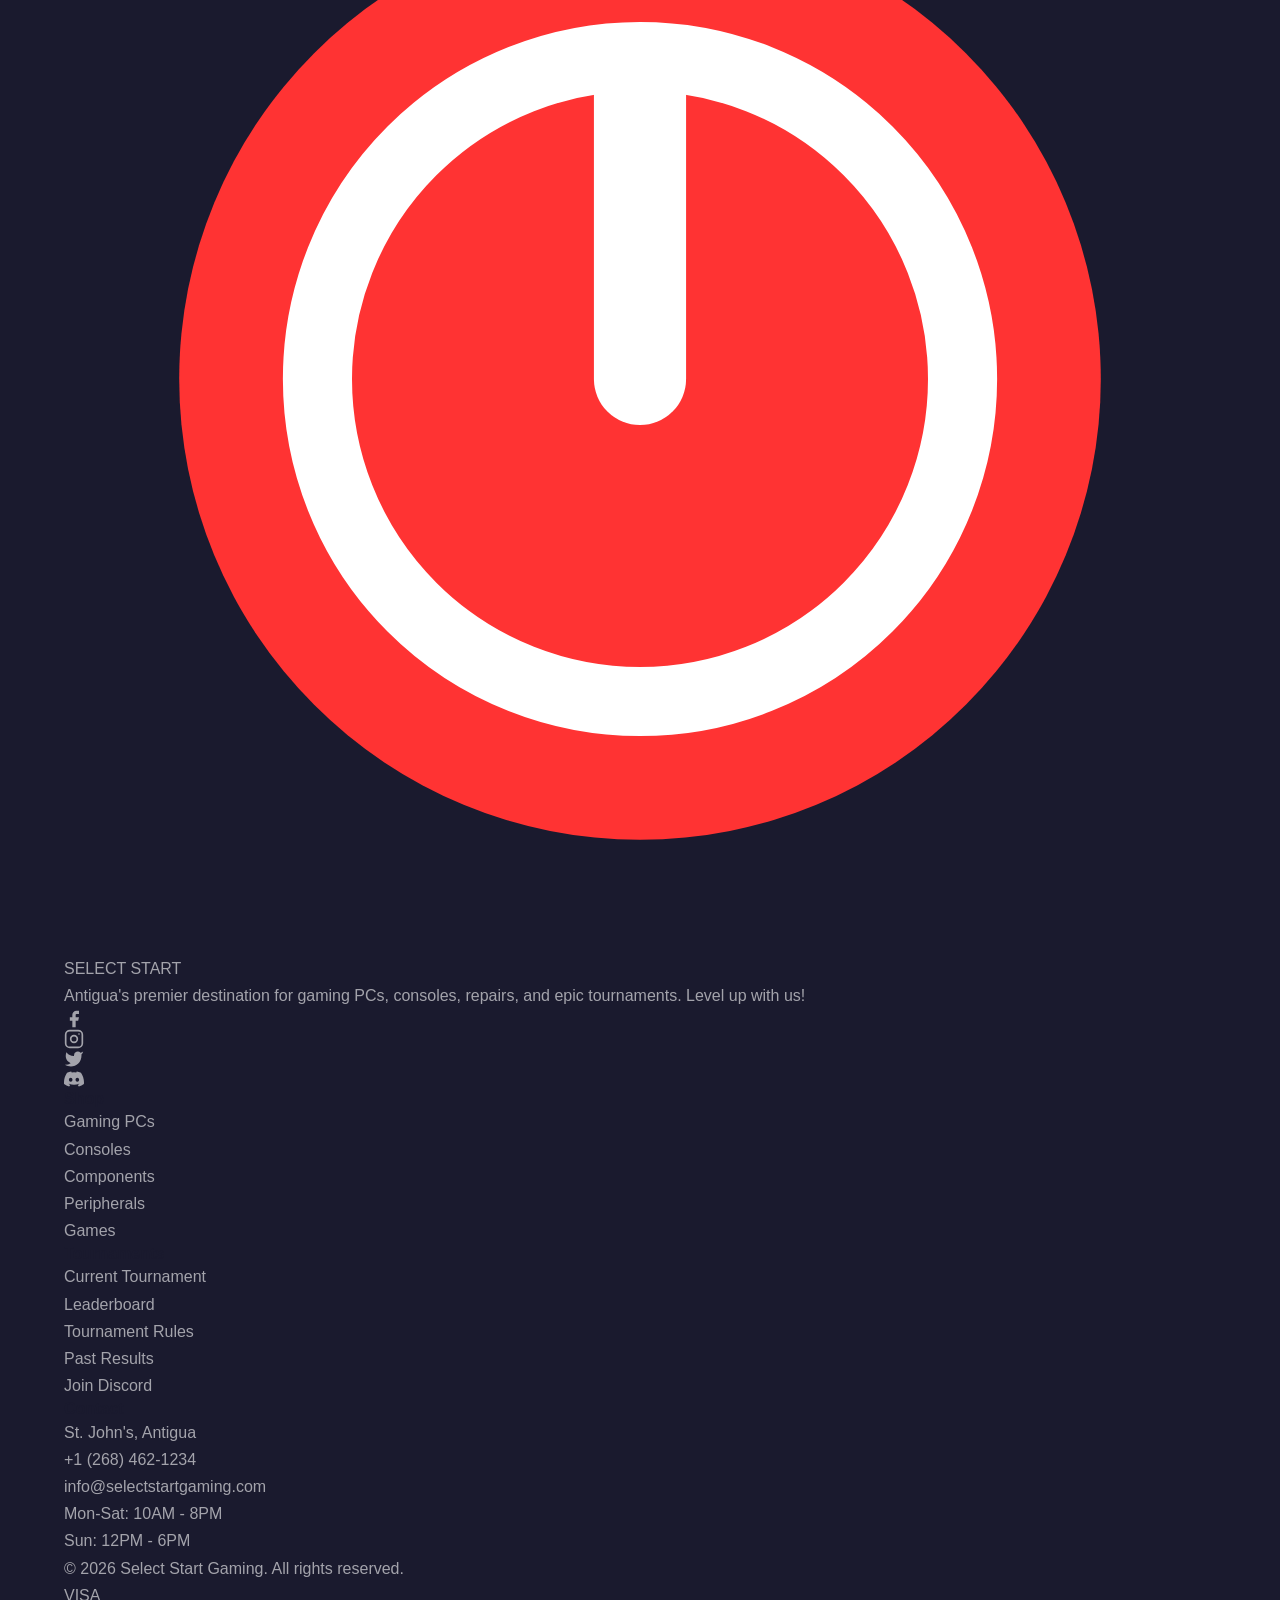
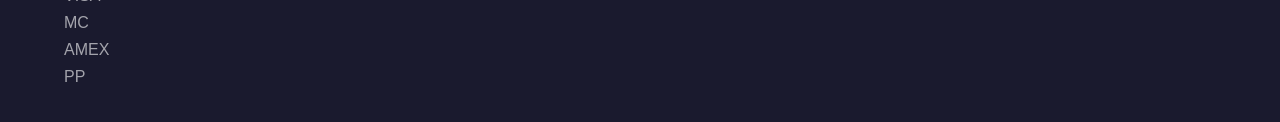
<file: tournaments.html>
<!DOCTYPE html>
<html lang="en">
<head>
    <meta charset="UTF-8">
    <meta name="viewport" content="width=device-width, initial-scale=1.0">
    <meta name="description" content="Compete in Caribbean's most exciting gaming tournaments at Select Start Gaming. Win cash prizes, earn bragging rights, and join our gaming community.">
    <title>Tournaments | Select Start Gaming - Prove Your Skills</title>
    <link rel="stylesheet" href="styles.css">
    <link rel="icon" type="image/svg+xml" href="data:image/svg+xml,%3Csvg xmlns='http://www.w3.org/2000/svg' viewBox='0 0 100 100'%3E%3Ccircle cx='50' cy='50' r='45' fill='%23FF3333' stroke='%23FF3333' stroke-width='5'/%3E%3Cpath d='M50 25 L50 50' stroke='white' stroke-width='8' stroke-linecap='round'/%3E%3Ccircle cx='50' cy='50' r='30' fill='none' stroke='white' stroke-width='6'/%3E%3C/svg%3E">
</head>
<body>
    <!-- Floating Particles Background -->
    <div class="particles">
        <div class="particle"></div>
        <div class="particle"></div>
        <div class="particle"></div>
        <div class="particle"></div>
        <div class="particle"></div>
        <div class="particle"></div>
        <div class="particle"></div>
        <div class="particle"></div>
        <div class="particle"></div>
        <div class="particle"></div>
    </div>

    <!-- Header -->
    <header class="header" id="header">
        <nav class="nav">
            <a href="index.html" class="logo">
                <div class="logo-icon">
                    <svg viewBox="0 0 50 50" fill="none" xmlns="http://www.w3.org/2000/svg">
                        <circle cx="25" cy="25" r="20" fill="#FF3333"/>
                        <path d="M25 12 L25 25" stroke="white" stroke-width="4" stroke-linecap="round"/>
                        <circle cx="25" cy="25" r="14" fill="none" stroke="white" stroke-width="3"/>
                    </svg>
                </div>
                <div class="logo-text">
                    <span class="select">SELECT</span>
                    <span class="start">START</span>
                </div>
            </a>

            <ul class="nav-links" id="navLinks">
                <li><a href="index.html" class="nav-link">Home</a></li>
                <li><a href="shop.html" class="nav-link">Shop</a></li>
                <li><a href="tournaments.html" class="nav-link active">Tournaments</a></li>
                <li><a href="index.html#services" class="nav-link">Services</a></li>
                <li><a href="index.html#contact" class="nav-link">Contact</a></li>
            </ul>

            <div class="nav-actions">
                <div class="currency-toggle">
                    <button class="currency-btn active" data-currency="usd">USD</button>
                    <button class="currency-btn" data-currency="xcd">XCD</button>
                </div>
                <button class="cart-btn" id="cartBtn">
                    <svg viewBox="0 0 24 24" fill="none" stroke="currentColor" stroke-width="2">
                        <path d="M9 22C9.55228 22 10 21.5523 10 21C10 20.4477 9.55228 20 9 20C8.44772 20 8 20.4477 8 21C8 21.5523 8.44772 22 9 22Z"/>
                        <path d="M20 22C20.5523 22 21 21.5523 21 21C21 20.4477 20.5523 20 20 20C19.4477 20 19 20.4477 19 21C19 21.5523 19.4477 22 20 22Z"/>
                        <path d="M1 1H5L7.68 14.39C7.77 14.83 8.02 15.22 8.38 15.5C8.74 15.78 9.19 15.93 9.64 15.92H19.36C19.81 15.93 20.26 15.78 20.62 15.5C20.98 15.22 21.23 14.83 21.32 14.39L23 6H6"/>
                    </svg>
                    <span class="cart-count">0</span>
                </button>
                <button class="menu-toggle" id="menuToggle">
                    <span></span>
                    <span></span>
                    <span></span>
                </button>
            </div>
        </nav>
    </header>

    <!-- Tournament Hero -->
    <section class="tournament-hero">
        <div class="container">
            <h1>&#127942; SELECT START GAMING <span class="text-gradient">TOURNAMENTS</span></h1>
            <p>Where Legends Are Made. Compete in the Caribbean's most exciting gaming tournaments. Win cash prizes, earn bragging rights, and join our gaming community.</p>
            <div class="hero-ctas">
                <a href="#register" class="btn btn-primary btn-lg btn-pulse">Register For Next Tournament</a>
                <a href="#leaderboard" class="btn btn-outline btn-lg">View Past Champions</a>
            </div>
        </div>
    </section>

    <!-- Current Tournament Spotlight -->
    <section class="spotlight-section">
        <div class="container">
            <div class="spotlight-card">
                <div class="spotlight-banner">
                    <div class="spotlight-game-logo">
                        <div class="game-icon">&#127918;</div>
                        <h2>CALL OF DUTY</h2>
                    </div>
                </div>
                <div class="spotlight-content">
                    <div class="spotlight-header">
                        <div class="spotlight-title">
                            <h3>Caribbean Call of Duty Championship</h3>
                            <p>Call of Duty: Modern Warfare III - 4v4 Team Battle</p>
                        </div>
                        <span class="registration-status">Registration Open</span>
                    </div>

                    <div class="spotlight-grid">
                        <div class="spotlight-stat">
                            <div class="stat-icon">&#128197;</div>
                            <span class="value">Mar 15-16</span>
                            <span class="label">Date</span>
                        </div>
                        <div class="spotlight-stat">
                            <div class="stat-icon">&#128336;</div>
                            <span class="value">6:00 PM</span>
                            <span class="label">Start Time (AST)</span>
                        </div>
                        <div class="spotlight-stat">
                            <div class="stat-icon">&#127918;</div>
                            <span class="value">PlayStation 5</span>
                            <span class="label">Platform</span>
                        </div>
                        <div class="spotlight-stat">
                            <div class="stat-icon">&#128101;</div>
                            <span class="value">18/32</span>
                            <span class="label">Teams Registered</span>
                        </div>
                    </div>

                    <div class="prize-breakdown">
                        <div class="prize-header">
                            <h4>Prize Pool</h4>
                            <span class="total">$1,000 USD</span>
                        </div>
                        <div class="prize-places">
                            <div class="prize-place">
                                <div class="medal">&#129351;</div>
                                <span class="amount">$600</span>
                                <span class="position">1st Place</span>
                            </div>
                            <div class="prize-place">
                                <div class="medal">&#129352;</div>
                                <span class="amount">$250</span>
                                <span class="position">2nd Place</span>
                            </div>
                            <div class="prize-place">
                                <div class="medal">&#129353;</div>
                                <span class="amount">$150</span>
                                <span class="position">3rd Place</span>
                            </div>
                        </div>
                    </div>

                    <div class="spotlight-actions" id="register">
                        <a href="#" class="btn btn-tertiary btn-lg btn-pulse">Register Your Team</a>
                        <a href="#" class="btn btn-outline btn-lg">View Rules & Format</a>
                        <a href="#" class="btn btn-outline btn-lg">Join Discord</a>
                    </div>
                </div>
            </div>
        </div>
    </section>

    <!-- Tournament Bracket Section -->
    <section class="bracket-section">
        <div class="container">
            <div class="section-header">
                <h2>Tournament <span class="text-gradient">Bracket</span></h2>
                <p>Live bracket from our most recent tournament</p>
            </div>

            <div class="bracket-container">
                <div class="bracket">
                    <!-- Round 1 -->
                    <div class="bracket-round">
                        <h4>Quarter-Finals</h4>
                        <div class="bracket-match">
                            <div class="bracket-team winner">
                                <span class="team-name">Team Vibes</span>
                                <span class="score">3</span>
                            </div>
                            <div class="bracket-team">
                                <span class="team-name">Island Warriors</span>
                                <span class="score">1</span>
                            </div>
                        </div>
                        <div class="bracket-match">
                            <div class="bracket-team winner">
                                <span class="team-name">ProGamer_AG</span>
                                <span class="score">3</span>
                            </div>
                            <div class="bracket-team">
                                <span class="team-name">Tropic Thunder</span>
                                <span class="score">2</span>
                            </div>
                        </div>
                        <div class="bracket-match">
                            <div class="bracket-team">
                                <span class="team-name">Sunset Squad</span>
                                <span class="score">1</span>
                            </div>
                            <div class="bracket-team winner">
                                <span class="team-name">AntigaAce</span>
                                <span class="score">3</span>
                            </div>
                        </div>
                        <div class="bracket-match">
                            <div class="bracket-team winner">
                                <span class="team-name">Caribbean Legends</span>
                                <span class="score">3</span>
                            </div>
                            <div class="bracket-team">
                                <span class="team-name">Beach Brawlers</span>
                                <span class="score">0</span>
                            </div>
                        </div>
                    </div>

                    <!-- Semi-Finals -->
                    <div class="bracket-round">
                        <h4>Semi-Finals</h4>
                        <div class="bracket-match">
                            <div class="bracket-team winner">
                                <span class="team-name">Team Vibes</span>
                                <span class="score">3</span>
                            </div>
                            <div class="bracket-team">
                                <span class="team-name">ProGamer_AG</span>
                                <span class="score">2</span>
                            </div>
                        </div>
                        <div class="bracket-match">
                            <div class="bracket-team">
                                <span class="team-name">AntigaAce</span>
                                <span class="score">1</span>
                            </div>
                            <div class="bracket-team winner">
                                <span class="team-name">Caribbean Legends</span>
                                <span class="score">3</span>
                            </div>
                        </div>
                    </div>

                    <!-- Finals -->
                    <div class="bracket-round">
                        <h4>Finals</h4>
                        <div class="bracket-match finals">
                            <div class="bracket-team winner">
                                <span class="team-name">&#127942; Team Vibes</span>
                                <span class="score">3</span>
                            </div>
                            <div class="bracket-team">
                                <span class="team-name">Caribbean Legends</span>
                                <span class="score">2</span>
                            </div>
                        </div>
                    </div>
                </div>
            </div>
        </div>
    </section>

    <!-- Upcoming Tournaments -->
    <section class="upcoming-section">
        <div class="container">
            <div class="section-header">
                <h2>Upcoming <span class="text-gradient">Tournaments</span></h2>
                <p>Mark your calendar for these epic battles</p>
            </div>

            <div class="tournaments-list">
                <div class="tournament-item">
                    <div class="tournament-date">
                        <span class="month">Mar</span>
                        <span class="day">15</span>
                    </div>
                    <div class="tournament-meta">
                        <h4>Call of Duty Championship</h4>
                        <div class="tournament-tags">
                            <span class="tag game">Call of Duty: MW3</span>
                            <span class="tag">4v4</span>
                            <span class="tag">Double Elimination</span>
                            <span class="tag">PS5</span>
                        </div>
                    </div>
                    <div class="tournament-prize-small">
                        <span class="label">Prize Pool</span>
                        <span class="amount">$1,000</span>
                    </div>
                </div>

                <div class="tournament-item">
                    <div class="tournament-date">
                        <span class="month">Apr</span>
                        <span class="day">05</span>
                    </div>
                    <div class="tournament-meta">
                        <h4>FIFA 24 1v1 Tournament</h4>
                        <div class="tournament-tags">
                            <span class="tag game">FIFA 24</span>
                            <span class="tag">1v1</span>
                            <span class="tag">Single Elimination</span>
                            <span class="tag">PS5/Xbox</span>
                        </div>
                    </div>
                    <div class="tournament-prize-small">
                        <span class="label">Prize Pool</span>
                        <span class="amount">$500</span>
                    </div>
                </div>

                <div class="tournament-item">
                    <div class="tournament-date">
                        <span class="month">Apr</span>
                        <span class="day">20</span>
                    </div>
                    <div class="tournament-meta">
                        <h4>Fortnite Duo Challenge</h4>
                        <div class="tournament-tags">
                            <span class="tag game">Fortnite</span>
                            <span class="tag">2v2</span>
                            <span class="tag">Points-Based</span>
                            <span class="tag">All Platforms</span>
                        </div>
                    </div>
                    <div class="tournament-prize-small">
                        <span class="label">Prize Pool</span>
                        <span class="amount">$750</span>
                    </div>
                </div>

                <div class="tournament-item">
                    <div class="tournament-date">
                        <span class="month">May</span>
                        <span class="day">10</span>
                    </div>
                    <div class="tournament-meta">
                        <h4>Super Smash Bros Ultimate</h4>
                        <div class="tournament-tags">
                            <span class="tag game">Smash Bros</span>
                            <span class="tag">1v1</span>
                            <span class="tag">Double Elimination</span>
                            <span class="tag">Nintendo Switch</span>
                        </div>
                    </div>
                    <div class="tournament-prize-small">
                        <span class="label">Prize Pool</span>
                        <span class="amount">$600</span>
                    </div>
                </div>

                <div class="tournament-item">
                    <div class="tournament-date">
                        <span class="month">Jun</span>
                        <span class="day">01</span>
                    </div>
                    <div class="tournament-meta">
                        <h4>Street Fighter 6 Showdown</h4>
                        <div class="tournament-tags">
                            <span class="tag game">Street Fighter 6</span>
                            <span class="tag">1v1</span>
                            <span class="tag">Double Elimination</span>
                            <span class="tag">PS5</span>
                        </div>
                    </div>
                    <div class="tournament-prize-small">
                        <span class="label">Prize Pool</span>
                        <span class="amount">$400</span>
                    </div>
                </div>
            </div>
        </div>
    </section>

    <!-- Leaderboard Section -->
    <section class="leaderboard-section" id="leaderboard">
        <div class="container">
            <div class="section-header">
                <h2>Champions <span class="text-gradient">League</span></h2>
                <p>Season 2026-Q1 Rankings - Top competitors based on tournament performance</p>
            </div>

            <div class="leaderboard-table">
                <div class="leaderboard-header">
                    <span>Rank</span>
                    <span>Player / Team</span>
                    <span>Points</span>
                    <span>Wins</span>
                </div>

                <div class="leaderboard-row">
                    <span class="rank gold">&#129351; 1</span>
                    <div class="player-info">
                        <div class="player-avatar">TV</div>
                        <div>
                            <span class="player-name">Team Vibes</span>
                            <span class="player-games">COD, Fortnite, FIFA</span>
                        </div>
                    </div>
                    <span class="points">275</span>
                    <span class="wins">3</span>
                </div>

                <div class="leaderboard-row">
                    <span class="rank silver">&#129352; 2</span>
                    <div class="player-info">
                        <div class="player-avatar">PG</div>
                        <div>
                            <span class="player-name">ProGamer_AG</span>
                            <span class="player-games">COD, Smash Bros</span>
                        </div>
                    </div>
                    <span class="points">225</span>
                    <span class="wins">2</span>
                </div>

                <div class="leaderboard-row">
                    <span class="rank bronze">&#129353; 3</span>
                    <div class="player-info">
                        <div class="player-avatar">AA</div>
                        <div>
                            <span class="player-name">AntigaAce</span>
                            <span class="player-games">COD, FIFA</span>
                        </div>
                    </div>
                    <span class="points">175</span>
                    <span class="wins">2</span>
                </div>

                <div class="leaderboard-row">
                    <span class="rank">4</span>
                    <div class="player-info">
                        <div class="player-avatar">CL</div>
                        <div>
                            <span class="player-name">Caribbean Legends</span>
                            <span class="player-games">COD, Fortnite</span>
                        </div>
                    </div>
                    <span class="points">150</span>
                    <span class="wins">1</span>
                </div>

                <div class="leaderboard-row">
                    <span class="rank">5</span>
                    <div class="player-info">
                        <div class="player-avatar">IW</div>
                        <div>
                            <span class="player-name">Island Warriors</span>
                            <span class="player-games">COD</span>
                        </div>
                    </div>
                    <span class="points">125</span>
                    <span class="wins">1</span>
                </div>

                <div class="leaderboard-row">
                    <span class="rank">6</span>
                    <div class="player-info">
                        <div class="player-avatar">TT</div>
                        <div>
                            <span class="player-name">Tropic Thunder</span>
                            <span class="player-games">COD, Fortnite</span>
                        </div>
                    </div>
                    <span class="points">100</span>
                    <span class="wins">1</span>
                </div>

                <div class="leaderboard-row">
                    <span class="rank">7</span>
                    <div class="player-info">
                        <div class="player-avatar">SS</div>
                        <div>
                            <span class="player-name">Sunset Squad</span>
                            <span class="player-games">FIFA, Fortnite</span>
                        </div>
                    </div>
                    <span class="points">75</span>
                    <span class="wins">0</span>
                </div>

                <div class="leaderboard-row">
                    <span class="rank">8</span>
                    <div class="player-info">
                        <div class="player-avatar">BB</div>
                        <div>
                            <span class="player-name">Beach Brawlers</span>
                            <span class="player-games">COD</span>
                        </div>
                    </div>
                    <span class="points">50</span>
                    <span class="wins">0</span>
                </div>
            </div>

            <div class="text-center mt-4">
                <p style="color: var(--text-secondary); margin-bottom: 1rem;">
                    <strong>Season Prizes:</strong> 1st Place: $500 USD + Trophy | 2nd: $250 USD | 3rd: $100 USD
                </p>
            </div>
        </div>
    </section>

    <!-- Join Community CTA -->
    <section class="newsletter-section">
        <div class="container">
            <div class="newsletter-content">
                <h2>Join Our <span class="text-gradient-secondary">Discord Community</span></h2>
                <p>Connect with fellow gamers, find teammates, and stay updated on tournaments</p>
                <a href="#" class="btn btn-primary btn-lg">Join Discord Server</a>
                <p class="newsletter-incentive" style="margin-top: 1rem;">500+ members and growing!</p>
            </div>
        </div>
    </section>

    <!-- Footer -->
    <footer class="footer">
        <div class="container">
            <div class="footer-grid">
                <div class="footer-brand">
                    <a href="index.html" class="logo">
                        <div class="logo-icon">
                            <svg viewBox="0 0 50 50" fill="none" xmlns="http://www.w3.org/2000/svg">
                                <circle cx="25" cy="25" r="20" fill="#FF3333"/>
                                <path d="M25 12 L25 25" stroke="white" stroke-width="4" stroke-linecap="round"/>
                                <circle cx="25" cy="25" r="14" fill="none" stroke="white" stroke-width="3"/>
                            </svg>
                        </div>
                        <div class="logo-text">
                            <span class="select">SELECT</span>
                            <span class="start">START</span>
                        </div>
                    </a>
                    <p>Antigua's premier destination for gaming PCs, consoles, repairs, and epic tournaments. Level up with us!</p>
                    <div class="footer-social">
                        <a href="#" class="social-link" aria-label="Facebook">
                            <svg viewBox="0 0 24 24" width="20" height="20" fill="currentColor">
                                <path d="M18 2h-3a5 5 0 0 0-5 5v3H7v4h3v8h4v-8h3l1-4h-4V7a1 1 0 0 1 1-1h3z"/>
                            </svg>
                        </a>
                        <a href="#" class="social-link" aria-label="Instagram">
                            <svg viewBox="0 0 24 24" width="20" height="20" fill="currentColor">
                                <rect x="2" y="2" width="20" height="20" rx="5" ry="5" fill="none" stroke="currentColor" stroke-width="2"/>
                                <circle cx="12" cy="12" r="4" fill="none" stroke="currentColor" stroke-width="2"/>
                                <circle cx="18" cy="6" r="1"/>
                            </svg>
                        </a>
                        <a href="#" class="social-link" aria-label="Twitter">
                            <svg viewBox="0 0 24 24" width="20" height="20" fill="currentColor">
                                <path d="M23 3a10.9 10.9 0 0 1-3.14 1.53 4.48 4.48 0 0 0-7.86 3v1A10.66 10.66 0 0 1 3 4s-4 9 5 13a11.64 11.64 0 0 1-7 2c9 5 20 0 20-11.5a4.5 4.5 0 0 0-.08-.83A7.72 7.72 0 0 0 23 3z"/>
                            </svg>
                        </a>
                        <a href="#" class="social-link" aria-label="Discord">
                            <svg viewBox="0 0 24 24" width="20" height="20" fill="currentColor">
                                <path d="M20.317 4.37a19.791 19.791 0 0 0-4.885-1.515.074.074 0 0 0-.079.037c-.21.375-.444.864-.608 1.25a18.27 18.27 0 0 0-5.487 0 12.64 12.64 0 0 0-.617-1.25.077.077 0 0 0-.079-.037A19.736 19.736 0 0 0 3.677 4.37a.07.07 0 0 0-.032.027C.533 9.046-.32 13.58.099 18.057a.082.082 0 0 0 .031.057 19.9 19.9 0 0 0 5.993 3.03.078.078 0 0 0 .084-.028 14.09 14.09 0 0 0 1.226-1.994.076.076 0 0 0-.041-.106 13.107 13.107 0 0 1-1.872-.892.077.077 0 0 1-.008-.128 10.2 10.2 0 0 0 .372-.292.074.074 0 0 1 .077-.01c3.928 1.793 8.18 1.793 12.062 0a.074.074 0 0 1 .078.01c.12.098.246.198.373.292a.077.077 0 0 1-.006.127 12.299 12.299 0 0 1-1.873.892.077.077 0 0 0-.041.107c.36.698.772 1.362 1.225 1.993a.076.076 0 0 0 .084.028 19.839 19.839 0 0 0 6.002-3.03.077.077 0 0 0 .032-.054c.5-5.177-.838-9.674-3.549-13.66a.061.061 0 0 0-.031-.03zM8.02 15.33c-1.183 0-2.157-1.085-2.157-2.419 0-1.333.956-2.419 2.157-2.419 1.21 0 2.176 1.096 2.157 2.42 0 1.333-.956 2.418-2.157 2.418zm7.975 0c-1.183 0-2.157-1.085-2.157-2.419 0-1.333.955-2.419 2.157-2.419 1.21 0 2.176 1.096 2.157 2.42 0 1.333-.946 2.418-2.157 2.418z"/>
                            </svg>
                        </a>
                    </div>
                </div>

                <div class="footer-column">
                    <h4>Shop</h4>
                    <ul class="footer-links">
                        <li><a href="shop.html?category=pcs">Gaming PCs</a></li>
                        <li><a href="shop.html?category=consoles">Consoles</a></li>
                        <li><a href="shop.html?category=components">Components</a></li>
                        <li><a href="shop.html?category=peripherals">Peripherals</a></li>
                        <li><a href="shop.html?category=games">Games</a></li>
                    </ul>
                </div>

                <div class="footer-column">
                    <h4>Tournaments</h4>
                    <ul class="footer-links">
                        <li><a href="tournaments.html">Current Tournament</a></li>
                        <li><a href="tournaments.html#leaderboard">Leaderboard</a></li>
                        <li><a href="#">Tournament Rules</a></li>
                        <li><a href="#">Past Results</a></li>
                        <li><a href="#">Join Discord</a></li>
                    </ul>
                </div>

                <div class="footer-column">
                    <h4>Contact</h4>
                    <ul class="footer-links">
                        <li>St. John's, Antigua</li>
                        <li><a href="tel:+12684621234">+1 (268) 462-1234</a></li>
                        <li><a href="mailto:info@selectstartgaming.com">info@selectstartgaming.com</a></li>
                        <li>Mon-Sat: 10AM - 8PM</li>
                        <li>Sun: 12PM - 6PM</li>
                    </ul>
                </div>
            </div>

            <div class="footer-bottom">
                <p class="footer-copyright">&copy; 2026 Select Start Gaming. All rights reserved.</p>
                <div class="footer-payments">
                    <div class="payment-icon">VISA</div>
                    <div class="payment-icon">MC</div>
                    <div class="payment-icon">AMEX</div>
                    <div class="payment-icon">PP</div>
                </div>
            </div>
        </div>
    </footer>

    <script src="script.js"></script>
</body>
</html>
</file>
<file: styles.css>
/* ==========================================================================
   NEW HORIZON DIGITAL — Stylesheet
   Brand Colors:
     --navy:    #1A1A2E   (primary)
     --ocean:   #0F3460   (secondary)
     --teal:    #00B4D8   (accent)
     --coral:   #E76F51   (CTA accent)
     --white:   #FFFFFF
     --gray-bg: #F8F9FA
     --blue-bg: #F0F4F8
     --text:    #1A1A2E
     --text-md: #555555
   ========================================================================== */

/* --- Reset & Base --- */
*,
*::before,
*::after {
    margin: 0;
    padding: 0;
    box-sizing: border-box;
}

:root {
    --navy: #1A1A2E;
    --ocean: #0F3460;
    --teal: #00B4D8;
    --coral: #E76F51;
    --white: #FFFFFF;
    --gray-bg: #F8F9FA;
    --blue-bg: #F0F4F8;
    --text: #1A1A2E;
    --text-md: #555555;
    --radius: 10px;
    --radius-lg: 16px;
    --shadow: 0 4px 24px rgba(26, 26, 46, 0.08);
    --shadow-lg: 0 8px 40px rgba(26, 26, 46, 0.12);
    --transition: 0.3s ease;
}

html {
    scroll-behavior: smooth;
    -webkit-text-size-adjust: 100%;
}

body {
    font-family: 'DM Sans', -apple-system, BlinkMacSystemFont, 'Segoe UI', Roboto, sans-serif;
    font-size: 16px;
    line-height: 1.7;
    color: var(--text);
    background: var(--white);
    overflow-x: hidden;
}

img, svg {
    display: block;
    max-width: 100%;
}

a {
    color: inherit;
    text-decoration: none;
}

ul {
    list-style: none;
}

button {
    font: inherit;
    cursor: pointer;
    border: none;
    background: none;
}

input, select, textarea {
    font: inherit;
}

/* --- Container --- */
.container {
    width: 100%;
    max-width: 1200px;
    margin: 0 auto;
    padding: 0 24px;
}

.container--narrow {
    max-width: 800px;
}

/* --- Typography --- */
h1, h2, h3, h4, h5, h6 {
    line-height: 1.2;
    font-weight: 700;
    color: var(--navy);
}

/* --- Buttons --- */
.btn {
    display: inline-flex;
    align-items: center;
    justify-content: center;
    gap: 8px;
    padding: 14px 32px;
    border-radius: 8px;
    font-weight: 600;
    font-size: 1rem;
    transition: all var(--transition);
    cursor: pointer;
    border: 2px solid transparent;
    text-align: center;
}

.btn--primary {
    background: var(--coral);
    color: var(--white);
    border-color: var(--coral);
}
.btn--primary:hover {
    background: #d4603f;
    border-color: #d4603f;
    transform: translateY(-2px);
    box-shadow: 0 6px 20px rgba(231, 111, 81, 0.35);
}

.btn--outline {
    background: transparent;
    color: var(--navy);
    border-color: var(--navy);
}
.btn--outline:hover {
    background: var(--navy);
    color: var(--white);
    transform: translateY(-2px);
}

.btn--full {
    width: 100%;
}

.btn--lg {
    padding: 18px 40px;
    font-size: 1.1rem;
}

.btn--whatsapp {
    display: inline-flex;
    align-items: center;
    gap: 10px;
    padding: 12px 28px;
    background: #25D366;
    color: var(--white);
    border-radius: 8px;
    font-weight: 600;
    transition: all var(--transition);
}
.btn--whatsapp:hover {
    background: #1da851;
    transform: translateY(-2px);
}
.btn--whatsapp svg {
    width: 22px;
    height: 22px;
}

/* ==========================================================================
   HEADER
   ========================================================================== */
.header {
    position: fixed;
    top: 0;
    left: 0;
    right: 0;
    z-index: 1000;
    background: rgba(255, 255, 255, 0.92);
    backdrop-filter: blur(12px);
    -webkit-backdrop-filter: blur(12px);
    border-bottom: 1px solid rgba(26, 26, 46, 0.06);
    transition: all var(--transition);
}

.header--scrolled {
    box-shadow: 0 2px 20px rgba(26, 26, 46, 0.08);
}

.header__inner {
    display: flex;
    align-items: center;
    justify-content: space-between;
    height: 72px;
}

.header__logo {
    display: flex;
    align-items: center;
    gap: 10px;
    z-index: 1001;
}

.header__logo-icon {
    width: 40px;
    height: 40px;
}

.header__logo-text {
    font-size: 1.2rem;
    font-weight: 700;
    color: var(--navy);
}

.header__logo-accent {
    color: var(--teal);
}

.header__nav-list {
    display: flex;
    align-items: center;
    gap: 8px;
}

.header__nav-link {
    padding: 8px 16px;
    font-size: 0.95rem;
    font-weight: 500;
    color: var(--text-md);
    border-radius: 6px;
    transition: all var(--transition);
}
.header__nav-link:hover,
.header__nav-link--active {
    color: var(--navy);
    background: var(--blue-bg);
}

.header__nav-cta {
    background: var(--coral);
    color: var(--white) !important;
    padding: 10px 20px;
    margin-left: 8px;
}
.header__nav-cta:hover {
    background: #d4603f;
    color: var(--white);
}

/* Hamburger */
.header__menu-btn {
    display: none;
    flex-direction: column;
    gap: 5px;
    padding: 8px;
    z-index: 1001;
}

.header__menu-bar {
    display: block;
    width: 24px;
    height: 2.5px;
    background: var(--navy);
    border-radius: 2px;
    transition: all var(--transition);
}

.header__menu-btn.active .header__menu-bar:nth-child(1) {
    transform: translateY(7.5px) rotate(45deg);
}
.header__menu-btn.active .header__menu-bar:nth-child(2) {
    opacity: 0;
}
.header__menu-btn.active .header__menu-bar:nth-child(3) {
    transform: translateY(-7.5px) rotate(-45deg);
}

/* Mobile Nav */
.mobile-nav {
    position: fixed;
    top: 0;
    left: 0;
    right: 0;
    bottom: 0;
    z-index: 999;
    background: var(--white);
    display: flex;
    align-items: center;
    justify-content: center;
    opacity: 0;
    pointer-events: none;
    transition: opacity 0.3s ease;
}

.mobile-nav.active {
    opacity: 1;
    pointer-events: auto;
}

.mobile-nav__list {
    text-align: center;
    display: flex;
    flex-direction: column;
    gap: 12px;
}

.mobile-nav__link {
    display: block;
    padding: 14px 32px;
    font-size: 1.3rem;
    font-weight: 600;
    color: var(--navy);
    border-radius: 8px;
    transition: all var(--transition);
}
.mobile-nav__link:hover {
    background: var(--blue-bg);
}

.mobile-nav__cta {
    background: var(--coral);
    color: var(--white) !important;
    margin-top: 16px;
}

/* ==========================================================================
   HERO
   ========================================================================== */
.hero {
    position: relative;
    min-height: 100vh;
    display: flex;
    align-items: center;
    background: linear-gradient(135deg, var(--navy) 0%, var(--ocean) 60%, #0a2844 100%);
    overflow: hidden;
    padding: 120px 0 80px;
}

.hero__bg {
    position: absolute;
    inset: 0;
    overflow: hidden;
}

.hero__wave {
    position: absolute;
    bottom: -2px;
    left: -10%;
    width: 120%;
    height: 120px;
    background: var(--white);
}

.hero__wave--1 {
    border-radius: 100% 100% 0 0;
    opacity: 0.06;
    bottom: 40px;
}
.hero__wave--2 {
    border-radius: 100% 100% 0 0;
    bottom: -2px;
}

/* Abstract decorative circles */
.hero__bg::before,
.hero__bg::after {
    content: '';
    position: absolute;
    border-radius: 50%;
    border: 1px solid rgba(0, 180, 216, 0.12);
}
.hero__bg::before {
    width: 500px;
    height: 500px;
    top: -120px;
    right: -100px;
}
.hero__bg::after {
    width: 300px;
    height: 300px;
    bottom: 100px;
    left: -80px;
    border-color: rgba(232, 168, 56, 0.1);
}

.hero__content {
    position: relative;
    z-index: 2;
    max-width: 780px;
}

.hero__title {
    font-size: clamp(2.2rem, 5vw, 3.5rem);
    color: var(--white);
    margin-bottom: 24px;
    letter-spacing: -0.5px;
}

.hero__subtitle {
    font-size: clamp(1.05rem, 2vw, 1.25rem);
    color: rgba(255, 255, 255, 0.8);
    margin-bottom: 40px;
    line-height: 1.7;
    max-width: 640px;
}

.hero__ctas {
    display: flex;
    flex-wrap: wrap;
    gap: 16px;
    margin-bottom: 40px;
}

.hero__ctas .btn--outline {
    color: var(--white);
    border-color: rgba(255, 255, 255, 0.4);
}
.hero__ctas .btn--outline:hover {
    background: rgba(255, 255, 255, 0.12);
    border-color: rgba(255, 255, 255, 0.7);
    color: var(--white);
}

.hero__trust {
    font-size: 0.9rem;
    color: rgba(255, 255, 255, 0.5);
    letter-spacing: 0.3px;
}

/* ==========================================================================
   SECTIONS — Shared
   ========================================================================== */
.section {
    padding: 100px 0;
}

.section--gray {
    background: var(--gray-bg);
}

.section--blue {
    background: var(--blue-bg);
}

.section--dark {
    background: linear-gradient(135deg, var(--navy) 0%, var(--ocean) 100%);
}

.section__title {
    font-size: clamp(1.8rem, 3.5vw, 2.5rem);
    text-align: center;
    margin-bottom: 20px;
    letter-spacing: -0.3px;
}

.section__title--light {
    color: var(--white);
}

.section__subtitle {
    text-align: center;
    color: var(--text-md);
    font-size: 1.1rem;
    max-width: 600px;
    margin: 0 auto 48px;
}

.section__subtitle--light {
    color: rgba(255, 255, 255, 0.7);
}

.section__intro {
    text-align: center;
    color: var(--text-md);
    font-size: 1.1rem;
    max-width: 720px;
    margin: 0 auto 56px;
    line-height: 1.8;
}

.section__transition {
    text-align: center;
    font-size: 1.2rem;
    font-weight: 600;
    color: var(--teal);
    margin-top: 48px;
}

/* ==========================================================================
   PROBLEM CARDS
   ========================================================================== */
.problem-grid {
    display: grid;
    grid-template-columns: repeat(2, 1fr);
    gap: 24px;
    margin-top: 48px;
}

.problem-card {
    background: var(--white);
    border-radius: var(--radius-lg);
    padding: 36px 32px;
    box-shadow: var(--shadow);
    transition: all var(--transition);
}
.problem-card:hover {
    transform: translateY(-4px);
    box-shadow: var(--shadow-lg);
}

.problem-card__icon {
    width: 48px;
    height: 48px;
    color: var(--coral);
    margin-bottom: 20px;
}
.problem-card__icon svg {
    width: 100%;
    height: 100%;
}

.problem-card__title {
    font-size: 1.15rem;
    margin-bottom: 10px;
    color: var(--navy);
}

.problem-card__text {
    color: var(--text-md);
    font-size: 0.95rem;
    line-height: 1.7;
}

/* ==========================================================================
   PILLARS (Solution / About)
   ========================================================================== */
.pillars {
    display: grid;
    grid-template-columns: repeat(3, 1fr);
    gap: 32px;
}

.pillar {
    text-align: center;
    padding: 40px 28px;
    border-radius: var(--radius-lg);
    background: var(--blue-bg);
    transition: all var(--transition);
}
.pillar:hover {
    transform: translateY(-4px);
    box-shadow: var(--shadow);
}

.pillar__icon {
    width: 56px;
    height: 56px;
    margin: 0 auto 20px;
    color: var(--teal);
}
.pillar__icon svg {
    width: 100%;
    height: 100%;
}

.pillar__title {
    font-size: 1.15rem;
    margin-bottom: 12px;
}

.pillar__text {
    color: var(--text-md);
    font-size: 0.95rem;
    line-height: 1.7;
}

/* ==========================================================================
   SERVICES
   ========================================================================== */
.services-grid {
    display: grid;
    grid-template-columns: repeat(3, 1fr);
    gap: 24px;
    margin-top: 48px;
}

.service-card {
    background: var(--white);
    border-radius: var(--radius-lg);
    padding: 36px 28px;
    box-shadow: var(--shadow);
    transition: all var(--transition);
}
.service-card:hover {
    transform: translateY(-4px);
    box-shadow: var(--shadow-lg);
}

.service-card__icon {
    width: 48px;
    height: 48px;
    color: var(--teal);
    margin-bottom: 20px;
}
.service-card__icon svg {
    width: 100%;
    height: 100%;
}

.service-card__title {
    font-size: 1.1rem;
    margin-bottom: 12px;
    color: var(--navy);
}

.service-card__text {
    color: var(--text-md);
    font-size: 0.93rem;
    line-height: 1.7;
}

/* ==========================================================================
   HOW IT WORKS (Steps)
   ========================================================================== */
.steps {
    display: grid;
    grid-template-columns: repeat(4, 1fr);
    gap: 32px;
    margin-top: 48px;
    position: relative;
}

/* Connector line */
.steps::before {
    content: '';
    position: absolute;
    top: 32px;
    left: calc(12.5% + 16px);
    right: calc(12.5% + 16px);
    height: 2px;
    background: linear-gradient(90deg, var(--teal), var(--ocean));
    opacity: 0.3;
}

.step {
    text-align: center;
    position: relative;
}

.step__number {
    width: 64px;
    height: 64px;
    border-radius: 50%;
    background: linear-gradient(135deg, var(--teal), var(--ocean));
    color: var(--white);
    font-size: 1.5rem;
    font-weight: 700;
    display: flex;
    align-items: center;
    justify-content: center;
    margin: 0 auto 20px;
    position: relative;
    z-index: 2;
}

.step__title {
    font-size: 1.05rem;
    margin-bottom: 10px;
}

.step__text {
    color: var(--text-md);
    font-size: 0.93rem;
    line-height: 1.7;
}

/* ==========================================================================
   PRICING
   ========================================================================== */
.pricing-grid {
    display: grid;
    grid-template-columns: repeat(3, 1fr);
    gap: 24px;
    margin-top: 48px;
    align-items: start;
}

.pricing-card {
    background: var(--white);
    border-radius: var(--radius-lg);
    padding: 40px 32px;
    box-shadow: var(--shadow);
    text-align: center;
    transition: all var(--transition);
    position: relative;
}
.pricing-card:hover {
    transform: translateY(-4px);
    box-shadow: var(--shadow-lg);
}

.pricing-card--popular {
    border: 2px solid var(--teal);
    transform: scale(1.04);
    box-shadow: var(--shadow-lg);
}
.pricing-card--popular:hover {
    transform: scale(1.04) translateY(-4px);
}

.pricing-card__badge {
    position: absolute;
    top: -14px;
    left: 50%;
    transform: translateX(-50%);
    background: var(--teal);
    color: var(--white);
    padding: 6px 20px;
    border-radius: 20px;
    font-size: 0.85rem;
    font-weight: 600;
    white-space: nowrap;
}

.pricing-card__header {
    margin-bottom: 28px;
    padding-bottom: 28px;
    border-bottom: 1px solid rgba(26, 26, 46, 0.08);
}

.pricing-card__name {
    font-size: 1.3rem;
    margin-bottom: 8px;
}

.pricing-card__price {
    font-size: 3rem;
    font-weight: 700;
    color: var(--navy);
    line-height: 1;
    margin-bottom: 8px;
}

.pricing-card__currency {
    font-size: 1.5rem;
    vertical-align: super;
    font-weight: 600;
}

.pricing-card__period {
    font-size: 1rem;
    font-weight: 400;
    color: var(--text-md);
}

.pricing-card__for {
    color: var(--text-md);
    font-size: 0.9rem;
}

.pricing-card__features {
    text-align: left;
    margin-bottom: 32px;
}

.pricing-card__features li {
    padding: 8px 0;
    padding-left: 28px;
    position: relative;
    color: var(--text-md);
    font-size: 0.93rem;
    line-height: 1.5;
}

.pricing-card__features li::before {
    content: '';
    position: absolute;
    left: 0;
    top: 14px;
    width: 18px;
    height: 18px;
    background-image: url("data:image/svg+xml,%3Csvg xmlns='http://www.w3.org/2000/svg' viewBox='0 0 24 24' fill='none' stroke='%2300B4D8' stroke-width='2.5' stroke-linecap='round' stroke-linejoin='round'%3E%3Cpolyline points='20 6 9 17 4 12'/%3E%3C/svg%3E");
    background-size: contain;
    background-repeat: no-repeat;
}

.pricing__note {
    text-align: center;
    margin-top: 40px;
    font-size: 1.05rem;
    color: var(--text-md);
}

.pricing__fine {
    text-align: center;
    margin-top: 12px;
    font-size: 0.85rem;
    color: var(--text-md);
    opacity: 0.7;
}

/* ==========================================================================
   METRICS / RESULTS
   ========================================================================== */
.metrics-grid {
    display: grid;
    grid-template-columns: repeat(4, 1fr);
    gap: 24px;
    margin-top: 48px;
}

.metric-card {
    text-align: center;
    background: var(--blue-bg);
    border-radius: var(--radius-lg);
    padding: 36px 24px;
    transition: all var(--transition);
}
.metric-card:hover {
    transform: translateY(-4px);
    box-shadow: var(--shadow);
}

.metric-card__value {
    font-size: 2.2rem;
    font-weight: 700;
    color: var(--teal);
    margin-bottom: 4px;
}

.metric-card__label {
    font-size: 1rem;
    font-weight: 600;
    color: var(--navy);
    margin-bottom: 8px;
}

.metric-card__desc {
    font-size: 0.88rem;
    color: var(--text-md);
    line-height: 1.6;
}

.testimonial-placeholder {
    text-align: center;
    margin-top: 48px;
    padding: 32px;
    border: 2px dashed rgba(26, 26, 46, 0.12);
    border-radius: var(--radius-lg);
    color: var(--text-md);
    font-style: italic;
}

/* ==========================================================================
   FAQ
   ========================================================================== */
.faq-list {
    margin-top: 48px;
}

.faq-item {
    border-bottom: 1px solid rgba(26, 26, 46, 0.08);
}

.faq-item__question {
    width: 100%;
    display: flex;
    align-items: center;
    justify-content: space-between;
    padding: 20px 0;
    font-size: 1.05rem;
    font-weight: 600;
    color: var(--navy);
    text-align: left;
    gap: 16px;
    transition: color var(--transition);
}
.faq-item__question:hover {
    color: var(--teal);
}

.faq-item__chevron {
    width: 20px;
    height: 20px;
    flex-shrink: 0;
    transition: transform var(--transition);
    color: var(--text-md);
}

.faq-item__question[aria-expanded="true"] .faq-item__chevron {
    transform: rotate(180deg);
    color: var(--teal);
}

.faq-item__answer {
    max-height: 0;
    overflow: hidden;
    transition: max-height 0.35s ease, padding 0.35s ease;
}

.faq-item__answer.open {
    max-height: 300px;
}

.faq-item__answer p {
    padding-bottom: 20px;
    color: var(--text-md);
    line-height: 1.7;
}

/* ==========================================================================
   CONTACT FORM
   ========================================================================== */
.contact-form {
    margin-top: 40px;
    display: flex;
    flex-direction: column;
    gap: 20px;
}

.contact-form__row {
    display: grid;
    grid-template-columns: 1fr 1fr;
    gap: 20px;
}

.contact-form__field {
    display: flex;
    flex-direction: column;
    gap: 6px;
}

.contact-form__field--full {
    grid-column: 1 / -1;
}

.contact-form label {
    font-size: 0.9rem;
    font-weight: 600;
    color: rgba(255, 255, 255, 0.85);
}

.required {
    color: var(--coral);
}

.optional {
    font-weight: 400;
    opacity: 0.6;
}

.contact-form input,
.contact-form select,
.contact-form textarea {
    padding: 14px 16px;
    border: 2px solid rgba(255, 255, 255, 0.15);
    border-radius: 8px;
    background: rgba(255, 255, 255, 0.08);
    color: var(--white);
    font-size: 1rem;
    transition: all var(--transition);
}

.contact-form input::placeholder,
.contact-form textarea::placeholder {
    color: rgba(255, 255, 255, 0.35);
}

.contact-form select {
    appearance: none;
    background-image: url("data:image/svg+xml,%3Csvg xmlns='http://www.w3.org/2000/svg' viewBox='0 0 24 24' fill='none' stroke='white' stroke-width='2' stroke-linecap='round' stroke-linejoin='round'%3E%3Cpolyline points='6 9 12 15 18 9'/%3E%3C/svg%3E");
    background-repeat: no-repeat;
    background-position: right 14px center;
    background-size: 18px;
    padding-right: 44px;
}

.contact-form select option {
    background: var(--navy);
    color: var(--white);
}

.contact-form input:focus,
.contact-form select:focus,
.contact-form textarea:focus {
    outline: none;
    border-color: var(--teal);
    background: rgba(255, 255, 255, 0.12);
}

.contact-form textarea {
    resize: vertical;
    min-height: 100px;
}

.contact-form .btn--primary {
    margin-top: 8px;
}

.contact-alt {
    text-align: center;
    margin-top: 40px;
    color: rgba(255, 255, 255, 0.7);
}

.contact-alt p {
    margin-bottom: 12px;
}

.contact-info {
    text-align: center;
    margin-top: 32px;
    color: rgba(255, 255, 255, 0.6);
    font-size: 0.9rem;
}

.contact-info a {
    color: var(--teal);
    transition: color var(--transition);
}
.contact-info a:hover {
    color: var(--white);
}

/* ==========================================================================
   FOOTER
   ========================================================================== */
.footer {
    background: var(--navy);
    color: rgba(255, 255, 255, 0.6);
    padding: 60px 0 32px;
}

.footer__inner {
    display: flex;
    flex-direction: column;
    align-items: center;
    gap: 28px;
}

.footer__brand {
    text-align: center;
}

.footer__logo-text {
    font-size: 1.3rem;
    font-weight: 700;
    color: var(--white);
}

.footer__logo-accent {
    color: var(--teal);
}

.footer__tagline {
    margin-top: 4px;
    font-size: 0.9rem;
}

.footer__nav {
    display: flex;
    flex-wrap: wrap;
    justify-content: center;
    gap: 8px 24px;
}

.footer__nav a {
    font-size: 0.9rem;
    transition: color var(--transition);
}
.footer__nav a:hover {
    color: var(--white);
}

.footer__social {
    display: flex;
    gap: 16px;
}

.footer__social a {
    width: 40px;
    height: 40px;
    border-radius: 50%;
    background: rgba(255, 255, 255, 0.08);
    display: flex;
    align-items: center;
    justify-content: center;
    transition: all var(--transition);
}
.footer__social a:hover {
    background: var(--teal);
    color: var(--white);
}

.footer__social svg {
    width: 20px;
    height: 20px;
}

.footer__bottom {
    text-align: center;
    padding-top: 24px;
    border-top: 1px solid rgba(255, 255, 255, 0.08);
    width: 100%;
    font-size: 0.85rem;
}

.footer__made {
    margin-top: 4px;
    font-size: 0.8rem;
    opacity: 0.5;
}

/* ==========================================================================
   FLOATING WHATSAPP
   ========================================================================== */
.whatsapp-float {
    position: fixed;
    bottom: 24px;
    right: 24px;
    z-index: 900;
    width: 60px;
    height: 60px;
    border-radius: 50%;
    background: #25D366;
    display: flex;
    align-items: center;
    justify-content: center;
    box-shadow: 0 4px 16px rgba(37, 211, 102, 0.4);
    transition: all var(--transition);
}
.whatsapp-float:hover {
    transform: scale(1.1);
    box-shadow: 0 6px 24px rgba(37, 211, 102, 0.5);
}

.whatsapp-float svg {
    width: 28px;
    height: 28px;
}

/* ==========================================================================
   FADE-UP ANIMATION
   ========================================================================== */
.fade-up {
    opacity: 0;
    transform: translateY(24px);
    transition: opacity 0.6s ease, transform 0.6s ease;
}

.fade-up.visible {
    opacity: 1;
    transform: translateY(0);
}

/* ==========================================================================
   RESPONSIVE
   ========================================================================== */

/* Tablet */
@media (max-width: 1024px) {
    .services-grid {
        grid-template-columns: repeat(2, 1fr);
    }

    .steps {
        grid-template-columns: repeat(2, 1fr);
        gap: 24px;
    }

    .steps::before {
        display: none;
    }

    .pricing-grid {
        grid-template-columns: repeat(3, 1fr);
        gap: 16px;
    }

    .pricing-card {
        padding: 32px 24px;
    }

    .metrics-grid {
        grid-template-columns: repeat(2, 1fr);
    }
}

/* Mobile */
@media (max-width: 768px) {
    .section {
        padding: 72px 0;
    }

    /* Header */
    .header__nav {
        display: none;
    }

    .header__menu-btn {
        display: flex;
    }

    .header__inner {
        height: 64px;
    }

    /* Hero */
    .hero {
        padding: 100px 0 80px;
        min-height: auto;
    }

    .hero__ctas {
        flex-direction: column;
    }

    .hero__ctas .btn {
        width: 100%;
    }

    /* Grids */
    .problem-grid {
        grid-template-columns: 1fr;
    }

    .pillars {
        grid-template-columns: 1fr;
        gap: 20px;
    }

    .services-grid {
        grid-template-columns: 1fr;
    }

    .steps {
        grid-template-columns: 1fr;
    }

    .pricing-grid {
        grid-template-columns: 1fr;
        max-width: 420px;
        margin-left: auto;
        margin-right: auto;
    }

    .pricing-card--popular {
        transform: none;
    }
    .pricing-card--popular:hover {
        transform: translateY(-4px);
    }

    .metrics-grid {
        grid-template-columns: 1fr 1fr;
        gap: 16px;
    }

    /* Form */
    .contact-form__row {
        grid-template-columns: 1fr;
    }

    /* Footer */
    .footer__nav {
        gap: 4px 16px;
    }
}

@media (max-width: 480px) {
    .container {
        padding: 0 16px;
    }

    .hero__title {
        font-size: 1.9rem;
    }

    .section__title {
        font-size: 1.6rem;
    }

    .metrics-grid {
        grid-template-columns: 1fr;
    }

    .problem-card {
        padding: 28px 24px;
    }

    .service-card {
        padding: 28px 24px;
    }

    .pricing-card {
        padding: 28px 20px;
    }

    .whatsapp-float {
        width: 52px;
        height: 52px;
        bottom: 16px;
        right: 16px;
    }

    .whatsapp-float svg {
        width: 24px;
        height: 24px;
    }
}
</file>
<file: courses.css>
/* ==========================================================================
   MOUNT KAILASH SCHOOL OF ESOTERIC KNOWLEDGE — Course Page Stylesheet

   Brand Palette:
     --mk-forest:     #1B3A2D   (primary dark green)
     --mk-emerald:    #2D6A4F   (secondary green)
     --mk-sage:       #52796F   (mid green)
     --mk-gold:       #C9A84C   (accent gold)
     --mk-gold-light: #E8D48B   (light gold)
     --mk-cream:      #FAF7F2   (warm background)
     --mk-sand:       #F0EBE1   (card background)
     --mk-bark:       #2C1810   (deep text)
     --mk-earth:      #5C4033   (body text)
     --mk-stone:      #7A6E63   (muted text)
     --mk-leaf:       #8FB996   (light accent)
     --mk-white:      #FFFFFF
   ========================================================================== */

/* --- Reset & Base --- */
*,
*::before,
*::after {
    margin: 0;
    padding: 0;
    box-sizing: border-box;
}

:root {
    --mk-forest: #1B3A2D;
    --mk-emerald: #2D6A4F;
    --mk-sage: #52796F;
    --mk-gold: #C9A84C;
    --mk-gold-light: #E8D48B;
    --mk-cream: #FAF7F2;
    --mk-sand: #F0EBE1;
    --mk-bark: #2C1810;
    --mk-earth: #5C4033;
    --mk-stone: #7A6E63;
    --mk-leaf: #8FB996;
    --mk-white: #FFFFFF;
    --mk-radius: 12px;
    --mk-radius-lg: 20px;
    --mk-radius-xl: 28px;
    --mk-shadow: 0 4px 24px rgba(27, 58, 45, 0.08);
    --mk-shadow-lg: 0 12px 48px rgba(27, 58, 45, 0.12);
    --mk-shadow-gold: 0 8px 32px rgba(201, 168, 76, 0.2);
    --mk-transition: 0.3s cubic-bezier(0.4, 0, 0.2, 1);
}

html {
    scroll-behavior: smooth;
    -webkit-text-size-adjust: 100%;
}

body {
    font-family: 'DM Sans', -apple-system, BlinkMacSystemFont, 'Segoe UI', Roboto, sans-serif;
    font-size: 16px;
    line-height: 1.7;
    color: var(--mk-earth);
    background: var(--mk-cream);
    overflow-x: hidden;
}

img, svg {
    display: block;
    max-width: 100%;
}

a {
    color: inherit;
    text-decoration: none;
}

ul {
    list-style: none;
}

button {
    font: inherit;
    cursor: pointer;
    border: none;
    background: none;
}

input, select, textarea {
    font: inherit;
}

/* --- Container --- */
.mk-container {
    width: 100%;
    max-width: 1200px;
    margin: 0 auto;
    padding: 0 24px;
}

.mk-container--narrow {
    max-width: 800px;
}

.mk-container--wide {
    max-width: 1400px;
}

/* --- Typography --- */
h1, h2, h3, h4, h5, h6 {
    line-height: 1.2;
    font-weight: 700;
    color: var(--mk-bark);
}

/* ==========================================================================
   BUTTONS
   ========================================================================== */
.mk-btn {
    display: inline-flex;
    align-items: center;
    justify-content: center;
    gap: 10px;
    padding: 16px 36px;
    border-radius: 10px;
    font-weight: 600;
    font-size: 1rem;
    transition: all var(--mk-transition);
    cursor: pointer;
    border: 2px solid transparent;
    text-align: center;
    letter-spacing: 0.3px;
}

.mk-btn--primary {
    background: var(--mk-gold);
    color: var(--mk-bark);
    border-color: var(--mk-gold);
}
.mk-btn--primary:hover {
    background: #b8943d;
    border-color: #b8943d;
    transform: translateY(-2px);
    box-shadow: var(--mk-shadow-gold);
}

.mk-btn--outline {
    background: transparent;
    color: var(--mk-white);
    border-color: rgba(255, 255, 255, 0.4);
}
.mk-btn--outline:hover {
    background: rgba(255, 255, 255, 0.1);
    border-color: rgba(255, 255, 255, 0.7);
    transform: translateY(-2px);
}

.mk-btn--dark {
    background: var(--mk-forest);
    color: var(--mk-white);
    border-color: var(--mk-forest);
}
.mk-btn--dark:hover {
    background: #152e23;
    transform: translateY(-2px);
    box-shadow: var(--mk-shadow-lg);
}

.mk-btn--ghost {
    background: transparent;
    color: var(--mk-emerald);
    border-color: var(--mk-emerald);
}
.mk-btn--ghost:hover {
    background: var(--mk-emerald);
    color: var(--mk-white);
    transform: translateY(-2px);
}

.mk-btn--lg {
    padding: 20px 48px;
    font-size: 1.1rem;
    border-radius: 12px;
}

.mk-btn--full {
    width: 100%;
}

.mk-btn svg {
    width: 20px;
    height: 20px;
}

/* ==========================================================================
   HEADER / NAVIGATION
   ========================================================================== */
.mk-header {
    position: fixed;
    top: 0;
    left: 0;
    right: 0;
    z-index: 1000;
    background: rgba(27, 58, 45, 0.95);
    backdrop-filter: blur(16px);
    -webkit-backdrop-filter: blur(16px);
    border-bottom: 1px solid rgba(201, 168, 76, 0.1);
    transition: all var(--mk-transition);
}

.mk-header--scrolled {
    background: rgba(27, 58, 45, 0.98);
    box-shadow: 0 4px 30px rgba(0, 0, 0, 0.15);
}

.mk-header__inner {
    display: flex;
    align-items: center;
    justify-content: space-between;
    height: 80px;
}

.mk-header__logo {
    display: flex;
    align-items: center;
    gap: 14px;
    z-index: 1001;
}

.mk-header__logo-icon {
    width: 44px;
    height: 44px;
    background: linear-gradient(135deg, var(--mk-gold), var(--mk-gold-light));
    border-radius: 50%;
    display: flex;
    align-items: center;
    justify-content: center;
    font-size: 1.4rem;
    line-height: 1;
}

.mk-header__logo-text {
    font-size: 1.1rem;
    font-weight: 700;
    color: var(--mk-white);
    line-height: 1.3;
}

.mk-header__logo-sub {
    display: block;
    font-size: 0.65rem;
    font-weight: 500;
    color: var(--mk-gold);
    letter-spacing: 2px;
    text-transform: uppercase;
}

.mk-header__nav-list {
    display: flex;
    align-items: center;
    gap: 4px;
}

.mk-header__nav-link {
    padding: 8px 16px;
    font-size: 0.9rem;
    font-weight: 500;
    color: rgba(255, 255, 255, 0.7);
    border-radius: 8px;
    transition: all var(--mk-transition);
}
.mk-header__nav-link:hover,
.mk-header__nav-link--active {
    color: var(--mk-white);
    background: rgba(255, 255, 255, 0.08);
}

.mk-header__nav-cta {
    background: var(--mk-gold);
    color: var(--mk-bark) !important;
    padding: 10px 24px;
    margin-left: 8px;
    font-weight: 600;
}
.mk-header__nav-cta:hover {
    background: #b8943d;
}

/* Hamburger */
.mk-header__menu-btn {
    display: none;
    flex-direction: column;
    gap: 5px;
    padding: 8px;
    z-index: 1001;
}

.mk-header__menu-bar {
    display: block;
    width: 24px;
    height: 2.5px;
    background: var(--mk-white);
    border-radius: 2px;
    transition: all var(--mk-transition);
}

.mk-header__menu-btn.active .mk-header__menu-bar:nth-child(1) {
    transform: translateY(7.5px) rotate(45deg);
}
.mk-header__menu-btn.active .mk-header__menu-bar:nth-child(2) {
    opacity: 0;
}
.mk-header__menu-btn.active .mk-header__menu-bar:nth-child(3) {
    transform: translateY(-7.5px) rotate(-45deg);
}

/* Mobile Nav */
.mk-mobile-nav {
    position: fixed;
    top: 0;
    left: 0;
    right: 0;
    bottom: 0;
    z-index: 999;
    background: var(--mk-forest);
    display: flex;
    align-items: center;
    justify-content: center;
    opacity: 0;
    pointer-events: none;
    transition: opacity 0.3s ease;
}

.mk-mobile-nav.active {
    opacity: 1;
    pointer-events: auto;
}

.mk-mobile-nav__list {
    text-align: center;
    display: flex;
    flex-direction: column;
    gap: 12px;
}

.mk-mobile-nav__link {
    display: block;
    padding: 14px 40px;
    font-size: 1.3rem;
    font-weight: 600;
    color: var(--mk-white);
    border-radius: 10px;
    transition: all var(--mk-transition);
}
.mk-mobile-nav__link:hover {
    background: rgba(255, 255, 255, 0.08);
}

.mk-mobile-nav__cta {
    background: var(--mk-gold);
    color: var(--mk-bark) !important;
    margin-top: 16px;
}

/* ==========================================================================
   HERO
   ========================================================================== */
.mk-hero {
    position: relative;
    min-height: 100vh;
    display: flex;
    align-items: center;
    background: linear-gradient(160deg, #0f2318 0%, var(--mk-forest) 30%, var(--mk-emerald) 70%, #1a4731 100%);
    overflow: hidden;
    padding: 120px 0 100px;
}

.mk-hero__bg {
    position: absolute;
    inset: 0;
    overflow: hidden;
}

/* Decorative botanical circles */
.mk-hero__bg::before,
.mk-hero__bg::after {
    content: '';
    position: absolute;
    border-radius: 50%;
}
.mk-hero__bg::before {
    width: 600px;
    height: 600px;
    top: -150px;
    right: -150px;
    background: radial-gradient(circle, rgba(201, 168, 76, 0.08) 0%, transparent 70%);
}
.mk-hero__bg::after {
    width: 400px;
    height: 400px;
    bottom: -50px;
    left: -100px;
    background: radial-gradient(circle, rgba(143, 185, 150, 0.1) 0%, transparent 70%);
}

/* Subtle pattern overlay */
.mk-hero__pattern {
    position: absolute;
    inset: 0;
    opacity: 0.03;
    background-image: url("data:image/svg+xml,%3Csvg width='60' height='60' viewBox='0 0 60 60' xmlns='http://www.w3.org/2000/svg'%3E%3Cg fill='none' fill-rule='evenodd'%3E%3Cg fill='%23ffffff' fill-opacity='1'%3E%3Cpath d='M36 34v-4h-2v4h-4v2h4v4h2v-4h4v-2h-4zm0-30V0h-2v4h-4v2h4v4h2V6h4V4h-4zM6 34v-4H4v4H0v2h4v4h2v-4h4v-2H6zM6 4V0H4v4H0v2h4v4h2V6h4V4H6z'/%3E%3C/g%3E%3C/g%3E%3C/svg%3E");
}

/* Wave bottom */
.mk-hero__wave {
    position: absolute;
    bottom: -2px;
    left: -5%;
    width: 110%;
    height: 80px;
}
.mk-hero__wave--1 {
    bottom: 30px;
    opacity: 0.04;
    background: var(--mk-cream);
    border-radius: 100% 100% 0 0;
}
.mk-hero__wave--2 {
    bottom: -2px;
    background: var(--mk-cream);
    border-radius: 100% 100% 0 0;
}

.mk-hero__content {
    position: relative;
    z-index: 2;
    max-width: 800px;
}

.mk-hero__badge {
    display: inline-flex;
    align-items: center;
    gap: 8px;
    padding: 8px 20px;
    background: rgba(201, 168, 76, 0.15);
    border: 1px solid rgba(201, 168, 76, 0.3);
    border-radius: 100px;
    color: var(--mk-gold-light);
    font-size: 0.85rem;
    font-weight: 600;
    letter-spacing: 1px;
    text-transform: uppercase;
    margin-bottom: 28px;
}

.mk-hero__badge-dot {
    width: 8px;
    height: 8px;
    background: var(--mk-gold);
    border-radius: 50%;
    animation: mk-pulse 2s ease-in-out infinite;
}

@keyframes mk-pulse {
    0%, 100% { opacity: 1; transform: scale(1); }
    50% { opacity: 0.5; transform: scale(1.5); }
}

.mk-hero__title {
    font-size: clamp(2.4rem, 5vw, 3.8rem);
    color: var(--mk-white);
    margin-bottom: 24px;
    letter-spacing: -0.5px;
    line-height: 1.1;
}

.mk-hero__title-accent {
    color: var(--mk-gold);
}

.mk-hero__subtitle {
    font-size: clamp(1.05rem, 2vw, 1.25rem);
    color: rgba(255, 255, 255, 0.75);
    margin-bottom: 20px;
    line-height: 1.8;
    max-width: 640px;
}

.mk-hero__quote {
    font-size: 1rem;
    color: rgba(201, 168, 76, 0.8);
    font-style: italic;
    margin-bottom: 40px;
    padding-left: 20px;
    border-left: 3px solid rgba(201, 168, 76, 0.4);
    max-width: 600px;
}

.mk-hero__ctas {
    display: flex;
    flex-wrap: wrap;
    gap: 16px;
    margin-bottom: 48px;
}

.mk-hero__stats {
    display: flex;
    gap: 40px;
    padding-top: 32px;
    border-top: 1px solid rgba(255, 255, 255, 0.1);
}

.mk-hero__stat {
    text-align: left;
}

.mk-hero__stat-value {
    font-size: 1.8rem;
    font-weight: 700;
    color: var(--mk-gold);
    line-height: 1;
    margin-bottom: 4px;
}

.mk-hero__stat-label {
    font-size: 0.8rem;
    color: rgba(255, 255, 255, 0.5);
    text-transform: uppercase;
    letter-spacing: 1px;
}

/* ==========================================================================
   SECTIONS — Shared
   ========================================================================== */
.mk-section {
    padding: 100px 0;
}

.mk-section--cream {
    background: var(--mk-cream);
}

.mk-section--sand {
    background: var(--mk-sand);
}

.mk-section--white {
    background: var(--mk-white);
}

.mk-section--dark {
    background: linear-gradient(160deg, #0f2318 0%, var(--mk-forest) 50%, var(--mk-emerald) 100%);
}

.mk-section--forest {
    background: var(--mk-forest);
}

.mk-section__eyebrow {
    text-align: center;
    font-size: 0.8rem;
    font-weight: 700;
    letter-spacing: 3px;
    text-transform: uppercase;
    color: var(--mk-gold);
    margin-bottom: 16px;
}

.mk-section__title {
    font-size: clamp(1.8rem, 3.5vw, 2.8rem);
    text-align: center;
    margin-bottom: 20px;
    letter-spacing: -0.3px;
    color: var(--mk-bark);
}

.mk-section__title--light {
    color: var(--mk-white);
}

.mk-section__subtitle {
    text-align: center;
    color: var(--mk-stone);
    font-size: 1.1rem;
    max-width: 640px;
    margin: 0 auto 56px;
    line-height: 1.8;
}

.mk-section__subtitle--light {
    color: rgba(255, 255, 255, 0.65);
}

/* ==========================================================================
   PROGRAM OVERVIEW — Split Layout
   ========================================================================== */
.mk-overview {
    display: grid;
    grid-template-columns: 1fr 1fr;
    gap: 64px;
    align-items: center;
}

.mk-overview__text h2 {
    font-size: clamp(1.6rem, 3vw, 2.2rem);
    margin-bottom: 20px;
    color: var(--mk-bark);
}

.mk-overview__text p {
    color: var(--mk-earth);
    font-size: 1.05rem;
    line-height: 1.8;
    margin-bottom: 16px;
}

.mk-overview__text p:last-of-type {
    margin-bottom: 32px;
}

.mk-overview__highlights {
    display: flex;
    flex-direction: column;
    gap: 20px;
}

.mk-highlight {
    display: flex;
    gap: 16px;
    align-items: flex-start;
}

.mk-highlight__icon {
    width: 48px;
    height: 48px;
    min-width: 48px;
    border-radius: 12px;
    background: linear-gradient(135deg, var(--mk-emerald), var(--mk-sage));
    color: var(--mk-white);
    display: flex;
    align-items: center;
    justify-content: center;
    font-size: 1.3rem;
}

.mk-highlight__content h4 {
    font-size: 1rem;
    margin-bottom: 4px;
    color: var(--mk-bark);
}

.mk-highlight__content p {
    font-size: 0.9rem;
    color: var(--mk-stone);
    line-height: 1.6;
    margin-bottom: 0;
}

/* Image/Visual Card */
.mk-overview__visual {
    position: relative;
    border-radius: var(--mk-radius-xl);
    overflow: hidden;
    background: linear-gradient(135deg, var(--mk-forest), var(--mk-emerald));
    padding: 48px;
    min-height: 480px;
    display: flex;
    flex-direction: column;
    justify-content: center;
}

.mk-overview__visual-badge {
    display: inline-flex;
    align-items: center;
    gap: 6px;
    background: rgba(201, 168, 76, 0.2);
    border: 1px solid rgba(201, 168, 76, 0.3);
    padding: 6px 16px;
    border-radius: 100px;
    font-size: 0.75rem;
    font-weight: 600;
    letter-spacing: 1.5px;
    text-transform: uppercase;
    color: var(--mk-gold-light);
    margin-bottom: 24px;
    width: fit-content;
}

.mk-overview__visual h3 {
    font-size: 1.8rem;
    color: var(--mk-white);
    margin-bottom: 16px;
}

.mk-overview__visual p {
    color: rgba(255, 255, 255, 0.7);
    font-size: 1rem;
    line-height: 1.7;
    margin-bottom: 24px;
}

.mk-overview__visual-stats {
    display: grid;
    grid-template-columns: repeat(3, 1fr);
    gap: 16px;
    margin-top: auto;
}

.mk-overview__visual-stat {
    background: rgba(255, 255, 255, 0.08);
    border-radius: 12px;
    padding: 16px;
    text-align: center;
    border: 1px solid rgba(255, 255, 255, 0.08);
}

.mk-overview__visual-stat strong {
    display: block;
    font-size: 1.4rem;
    color: var(--mk-gold);
    margin-bottom: 4px;
}

.mk-overview__visual-stat span {
    font-size: 0.75rem;
    color: rgba(255, 255, 255, 0.6);
    text-transform: uppercase;
    letter-spacing: 0.5px;
}

/* ==========================================================================
   FEATURE BENTO GRID
   ========================================================================== */
.mk-bento {
    display: grid;
    grid-template-columns: repeat(3, 1fr);
    gap: 24px;
    margin-top: 16px;
}

.mk-bento__card {
    background: var(--mk-white);
    border-radius: var(--mk-radius-lg);
    padding: 36px 32px;
    box-shadow: var(--mk-shadow);
    transition: all var(--mk-transition);
    border: 1px solid rgba(27, 58, 45, 0.04);
    position: relative;
    overflow: hidden;
}
.mk-bento__card:hover {
    transform: translateY(-4px);
    box-shadow: var(--mk-shadow-lg);
}

.mk-bento__card--wide {
    grid-column: span 2;
}

.mk-bento__card--tall {
    grid-row: span 2;
    display: flex;
    flex-direction: column;
    justify-content: center;
}

.mk-bento__card--featured {
    background: linear-gradient(135deg, var(--mk-forest), var(--mk-emerald));
    color: var(--mk-white);
}
.mk-bento__card--featured h3 {
    color: var(--mk-white);
}
.mk-bento__card--featured p {
    color: rgba(255, 255, 255, 0.75);
}

.mk-bento__icon {
    width: 56px;
    height: 56px;
    border-radius: 14px;
    background: linear-gradient(135deg, rgba(45, 106, 79, 0.1), rgba(82, 121, 111, 0.1));
    display: flex;
    align-items: center;
    justify-content: center;
    font-size: 1.5rem;
    margin-bottom: 20px;
}

.mk-bento__card--featured .mk-bento__icon {
    background: rgba(201, 168, 76, 0.2);
}

.mk-bento__card h3 {
    font-size: 1.15rem;
    margin-bottom: 10px;
    color: var(--mk-bark);
}

.mk-bento__card p {
    color: var(--mk-stone);
    font-size: 0.95rem;
    line-height: 1.7;
}

/* ==========================================================================
   CURRICULUM / MODULES
   ========================================================================== */
.mk-curriculum {
    display: grid;
    grid-template-columns: repeat(2, 1fr);
    gap: 16px;
    margin-top: 16px;
}

.mk-module {
    display: flex;
    align-items: center;
    gap: 16px;
    padding: 20px 24px;
    background: var(--mk-white);
    border-radius: var(--mk-radius);
    border: 1px solid rgba(27, 58, 45, 0.06);
    transition: all var(--mk-transition);
}
.mk-module:hover {
    background: var(--mk-sand);
    transform: translateX(4px);
    box-shadow: var(--mk-shadow);
}

.mk-module__number {
    width: 40px;
    height: 40px;
    min-width: 40px;
    border-radius: 10px;
    background: linear-gradient(135deg, var(--mk-emerald), var(--mk-sage));
    color: var(--mk-white);
    font-weight: 700;
    font-size: 0.85rem;
    display: flex;
    align-items: center;
    justify-content: center;
}

.mk-module__title {
    font-size: 0.95rem;
    font-weight: 600;
    color: var(--mk-bark);
}

/* ==========================================================================
   COURSE STRUCTURE (Two-Part)
   ========================================================================== */
.mk-structure {
    display: grid;
    grid-template-columns: 1fr 1fr;
    gap: 32px;
    margin-top: 16px;
}

.mk-structure__card {
    background: var(--mk-white);
    border-radius: var(--mk-radius-xl);
    padding: 48px 40px;
    box-shadow: var(--mk-shadow);
    position: relative;
    overflow: hidden;
    border: 1px solid rgba(27, 58, 45, 0.04);
    transition: all var(--mk-transition);
}
.mk-structure__card:hover {
    box-shadow: var(--mk-shadow-lg);
}

.mk-structure__card--featured {
    background: linear-gradient(160deg, var(--mk-forest), var(--mk-emerald));
    border: none;
}
.mk-structure__card--featured h3,
.mk-structure__card--featured h4 {
    color: var(--mk-white);
}
.mk-structure__card--featured p,
.mk-structure__card--featured li {
    color: rgba(255, 255, 255, 0.75);
}

.mk-structure__badge {
    display: inline-flex;
    align-items: center;
    gap: 6px;
    padding: 6px 16px;
    border-radius: 100px;
    font-size: 0.75rem;
    font-weight: 700;
    letter-spacing: 1.5px;
    text-transform: uppercase;
    margin-bottom: 24px;
    background: rgba(45, 106, 79, 0.1);
    color: var(--mk-emerald);
}

.mk-structure__card--featured .mk-structure__badge {
    background: rgba(201, 168, 76, 0.2);
    color: var(--mk-gold-light);
}

.mk-structure__card h3 {
    font-size: 1.6rem;
    margin-bottom: 8px;
    color: var(--mk-bark);
}

.mk-structure__date {
    font-size: 1rem;
    font-weight: 600;
    color: var(--mk-gold);
    margin-bottom: 20px;
}

.mk-structure__card p {
    color: var(--mk-stone);
    font-size: 1rem;
    line-height: 1.7;
    margin-bottom: 24px;
}

.mk-structure__details {
    display: flex;
    flex-direction: column;
    gap: 12px;
    margin-bottom: 32px;
}

.mk-structure__detail {
    display: flex;
    align-items: center;
    gap: 12px;
    font-size: 0.95rem;
}

.mk-structure__detail-icon {
    width: 36px;
    height: 36px;
    min-width: 36px;
    border-radius: 8px;
    display: flex;
    align-items: center;
    justify-content: center;
    font-size: 1rem;
    background: rgba(45, 106, 79, 0.08);
}

.mk-structure__card--featured .mk-structure__detail-icon {
    background: rgba(255, 255, 255, 0.1);
}

.mk-structure__price {
    padding-top: 28px;
    border-top: 1px solid rgba(27, 58, 45, 0.08);
}

.mk-structure__card--featured .mk-structure__price {
    border-top-color: rgba(255, 255, 255, 0.12);
}

.mk-structure__price-label {
    font-size: 0.8rem;
    text-transform: uppercase;
    letter-spacing: 1px;
    color: var(--mk-stone);
    margin-bottom: 8px;
}

.mk-structure__card--featured .mk-structure__price-label {
    color: rgba(255, 255, 255, 0.5);
}

.mk-structure__price-value {
    font-size: 2.8rem;
    font-weight: 700;
    color: var(--mk-bark);
    line-height: 1;
}

.mk-structure__card--featured .mk-structure__price-value {
    color: var(--mk-gold);
}

.mk-structure__price-note {
    font-size: 0.85rem;
    color: var(--mk-stone);
    margin-top: 8px;
}

.mk-structure__card--featured .mk-structure__price-note {
    color: rgba(255, 255, 255, 0.5);
}

/* ==========================================================================
   FACULTY / INSTRUCTORS
   ========================================================================== */
.mk-faculty-grid {
    display: grid;
    grid-template-columns: repeat(2, 1fr);
    gap: 24px;
    margin-top: 16px;
}

.mk-faculty-card {
    background: var(--mk-white);
    border-radius: var(--mk-radius-lg);
    padding: 32px;
    box-shadow: var(--mk-shadow);
    display: flex;
    gap: 24px;
    align-items: flex-start;
    transition: all var(--mk-transition);
    border: 1px solid rgba(27, 58, 45, 0.04);
}
.mk-faculty-card:hover {
    transform: translateY(-4px);
    box-shadow: var(--mk-shadow-lg);
}

.mk-faculty-card--lead {
    grid-column: span 2;
    background: linear-gradient(135deg, var(--mk-forest), var(--mk-emerald));
    border: none;
}
.mk-faculty-card--lead h3 {
    color: var(--mk-white);
}
.mk-faculty-card--lead p {
    color: rgba(255, 255, 255, 0.75);
}
.mk-faculty-card--lead .mk-faculty-card__role {
    color: var(--mk-gold-light);
}

.mk-faculty-card__avatar {
    width: 72px;
    height: 72px;
    min-width: 72px;
    border-radius: 16px;
    background: linear-gradient(135deg, rgba(201, 168, 76, 0.15), rgba(143, 185, 150, 0.15));
    display: flex;
    align-items: center;
    justify-content: center;
    font-size: 1.8rem;
}

.mk-faculty-card--lead .mk-faculty-card__avatar {
    width: 88px;
    height: 88px;
    min-width: 88px;
    background: rgba(201, 168, 76, 0.2);
    border-radius: 20px;
}

.mk-faculty-card__info {
    flex: 1;
}

.mk-faculty-card__role {
    font-size: 0.78rem;
    font-weight: 600;
    letter-spacing: 1px;
    text-transform: uppercase;
    color: var(--mk-emerald);
    margin-bottom: 6px;
}

.mk-faculty-card h3 {
    font-size: 1.1rem;
    margin-bottom: 8px;
    color: var(--mk-bark);
}

.mk-faculty-card p {
    font-size: 0.9rem;
    color: var(--mk-stone);
    line-height: 1.7;
}

/* ==========================================================================
   CAREER OPPORTUNITIES
   ========================================================================== */
.mk-careers-grid {
    display: grid;
    grid-template-columns: repeat(3, 1fr);
    gap: 20px;
    margin-top: 16px;
}

.mk-career-card {
    background: rgba(255, 255, 255, 0.06);
    backdrop-filter: blur(8px);
    border: 1px solid rgba(255, 255, 255, 0.08);
    border-radius: var(--mk-radius-lg);
    padding: 32px 28px;
    text-align: center;
    transition: all var(--mk-transition);
}
.mk-career-card:hover {
    background: rgba(255, 255, 255, 0.1);
    transform: translateY(-4px);
    border-color: rgba(201, 168, 76, 0.2);
}

.mk-career-card__icon {
    width: 56px;
    height: 56px;
    border-radius: 16px;
    background: rgba(201, 168, 76, 0.15);
    display: flex;
    align-items: center;
    justify-content: center;
    font-size: 1.5rem;
    margin: 0 auto 16px;
}

.mk-career-card h3 {
    font-size: 1.05rem;
    color: var(--mk-white);
    margin-bottom: 8px;
}

.mk-career-card p {
    font-size: 0.88rem;
    color: rgba(255, 255, 255, 0.6);
    line-height: 1.6;
}

/* ==========================================================================
   REQUIREMENTS
   ========================================================================== */
.mk-requirements {
    display: grid;
    grid-template-columns: 1fr 1fr;
    gap: 32px;
    margin-top: 16px;
}

.mk-requirements__card {
    background: var(--mk-white);
    border-radius: var(--mk-radius-xl);
    padding: 40px 36px;
    box-shadow: var(--mk-shadow);
    border: 1px solid rgba(27, 58, 45, 0.04);
}

.mk-requirements__card h3 {
    font-size: 1.3rem;
    margin-bottom: 24px;
    color: var(--mk-bark);
    display: flex;
    align-items: center;
    gap: 12px;
}

.mk-requirements__card h3 span {
    font-size: 1.3rem;
}

.mk-requirements__list {
    display: flex;
    flex-direction: column;
    gap: 14px;
}

.mk-requirements__item {
    display: flex;
    align-items: flex-start;
    gap: 14px;
    font-size: 0.95rem;
    color: var(--mk-earth);
    line-height: 1.6;
}

.mk-requirements__item-icon {
    width: 24px;
    height: 24px;
    min-width: 24px;
    border-radius: 6px;
    background: linear-gradient(135deg, var(--mk-emerald), var(--mk-sage));
    display: flex;
    align-items: center;
    justify-content: center;
    margin-top: 2px;
}

.mk-requirements__item-icon svg {
    width: 14px;
    height: 14px;
    color: var(--mk-white);
}

/* ==========================================================================
   FAQ
   ========================================================================== */
.mk-faq-list {
    margin-top: 16px;
    max-width: 800px;
    margin-left: auto;
    margin-right: auto;
}

.mk-faq-item {
    border-bottom: 1px solid rgba(27, 58, 45, 0.08);
}

.mk-faq-item__question {
    width: 100%;
    display: flex;
    align-items: center;
    justify-content: space-between;
    padding: 22px 0;
    font-size: 1.05rem;
    font-weight: 600;
    color: var(--mk-bark);
    text-align: left;
    gap: 16px;
    transition: color var(--mk-transition);
}
.mk-faq-item__question:hover {
    color: var(--mk-emerald);
}

.mk-faq-item__chevron {
    width: 20px;
    height: 20px;
    min-width: 20px;
    transition: transform var(--mk-transition);
    color: var(--mk-stone);
}

.mk-faq-item__question[aria-expanded="true"] .mk-faq-item__chevron {
    transform: rotate(180deg);
    color: var(--mk-gold);
}

.mk-faq-item__answer {
    max-height: 0;
    overflow: hidden;
    transition: max-height 0.35s ease, padding 0.35s ease;
}

.mk-faq-item__answer.open {
    max-height: 400px;
}

.mk-faq-item__answer p {
    padding-bottom: 22px;
    color: var(--mk-stone);
    line-height: 1.8;
    font-size: 0.95rem;
}

/* ==========================================================================
   CTA / APPLICATION SECTION
   ========================================================================== */
.mk-cta {
    text-align: center;
    padding: 80px 40px;
    border-radius: var(--mk-radius-xl);
    background: linear-gradient(160deg, var(--mk-forest), var(--mk-emerald));
    position: relative;
    overflow: hidden;
    margin: 0 auto;
    max-width: 1000px;
}

.mk-cta::before {
    content: '';
    position: absolute;
    top: -100px;
    right: -100px;
    width: 400px;
    height: 400px;
    border-radius: 50%;
    background: radial-gradient(circle, rgba(201, 168, 76, 0.12) 0%, transparent 70%);
}

.mk-cta h2 {
    font-size: clamp(1.8rem, 3vw, 2.5rem);
    color: var(--mk-white);
    margin-bottom: 16px;
    position: relative;
}

.mk-cta p {
    color: rgba(255, 255, 255, 0.7);
    font-size: 1.1rem;
    max-width: 560px;
    margin: 0 auto 32px;
    position: relative;
    line-height: 1.7;
}

.mk-cta__buttons {
    display: flex;
    justify-content: center;
    gap: 16px;
    flex-wrap: wrap;
    position: relative;
}

.mk-cta__contact {
    margin-top: 32px;
    color: rgba(255, 255, 255, 0.5);
    font-size: 0.9rem;
    position: relative;
}

.mk-cta__contact a {
    color: var(--mk-gold-light);
    transition: color var(--mk-transition);
}
.mk-cta__contact a:hover {
    color: var(--mk-white);
}

/* ==========================================================================
   FOOTER
   ========================================================================== */
.mk-footer {
    background: #0f2318;
    color: rgba(255, 255, 255, 0.5);
    padding: 64px 0 32px;
}

.mk-footer__inner {
    display: flex;
    flex-direction: column;
    align-items: center;
    gap: 28px;
}

.mk-footer__brand {
    text-align: center;
}

.mk-footer__logo-text {
    font-size: 1.2rem;
    font-weight: 700;
    color: var(--mk-white);
}

.mk-footer__logo-accent {
    color: var(--mk-gold);
}

.mk-footer__tagline {
    margin-top: 6px;
    font-size: 0.85rem;
}

.mk-footer__nav {
    display: flex;
    flex-wrap: wrap;
    justify-content: center;
    gap: 8px 24px;
}

.mk-footer__nav a {
    font-size: 0.88rem;
    transition: color var(--mk-transition);
}
.mk-footer__nav a:hover {
    color: var(--mk-gold);
}

.mk-footer__social {
    display: flex;
    gap: 14px;
}

.mk-footer__social a {
    width: 40px;
    height: 40px;
    border-radius: 50%;
    background: rgba(255, 255, 255, 0.06);
    display: flex;
    align-items: center;
    justify-content: center;
    transition: all var(--mk-transition);
    font-size: 1.1rem;
}
.mk-footer__social a:hover {
    background: var(--mk-gold);
    color: var(--mk-bark);
}

.mk-footer__bottom {
    text-align: center;
    padding-top: 28px;
    border-top: 1px solid rgba(255, 255, 255, 0.06);
    width: 100%;
    font-size: 0.82rem;
}

.mk-footer__bottom a {
    color: var(--mk-gold);
    transition: color var(--mk-transition);
}
.mk-footer__bottom a:hover {
    color: var(--mk-white);
}

/* ==========================================================================
   FLOATING WHATSAPP
   ========================================================================== */
.mk-whatsapp-float {
    position: fixed;
    bottom: 24px;
    right: 24px;
    z-index: 900;
    width: 60px;
    height: 60px;
    border-radius: 50%;
    background: #25D366;
    display: flex;
    align-items: center;
    justify-content: center;
    box-shadow: 0 4px 20px rgba(37, 211, 102, 0.4);
    transition: all var(--mk-transition);
}
.mk-whatsapp-float:hover {
    transform: scale(1.1);
    box-shadow: 0 6px 28px rgba(37, 211, 102, 0.5);
}
.mk-whatsapp-float svg {
    width: 28px;
    height: 28px;
}

/* ==========================================================================
   FADE-UP ANIMATION
   ========================================================================== */
.mk-fade-up {
    opacity: 0;
    transform: translateY(28px);
    transition: opacity 0.7s cubic-bezier(0.4, 0, 0.2, 1), transform 0.7s cubic-bezier(0.4, 0, 0.2, 1);
}

.mk-fade-up.visible {
    opacity: 1;
    transform: translateY(0);
}

/* Staggered delays for grid children */
.mk-stagger > *:nth-child(1) { transition-delay: 0ms; }
.mk-stagger > *:nth-child(2) { transition-delay: 80ms; }
.mk-stagger > *:nth-child(3) { transition-delay: 160ms; }
.mk-stagger > *:nth-child(4) { transition-delay: 240ms; }
.mk-stagger > *:nth-child(5) { transition-delay: 320ms; }
.mk-stagger > *:nth-child(6) { transition-delay: 400ms; }

/* ==========================================================================
   GRADUATION SECTION
   ========================================================================== */
.mk-graduation {
    display: grid;
    grid-template-columns: repeat(4, 1fr);
    gap: 20px;
    margin-top: 16px;
}

.mk-grad-step {
    text-align: center;
    position: relative;
    padding: 32px 20px;
}

.mk-grad-step__number {
    width: 56px;
    height: 56px;
    border-radius: 50%;
    background: linear-gradient(135deg, var(--mk-gold), var(--mk-gold-light));
    color: var(--mk-bark);
    font-size: 1.3rem;
    font-weight: 700;
    display: flex;
    align-items: center;
    justify-content: center;
    margin: 0 auto 16px;
}

.mk-grad-step h4 {
    font-size: 0.95rem;
    color: var(--mk-bark);
    margin-bottom: 8px;
}

.mk-grad-step p {
    font-size: 0.85rem;
    color: var(--mk-stone);
    line-height: 1.6;
}

/* ==========================================================================
   RESPONSIVE
   ========================================================================== */

/* Tablet */
@media (max-width: 1024px) {
    .mk-bento {
        grid-template-columns: repeat(2, 1fr);
    }

    .mk-bento__card--wide {
        grid-column: span 2;
    }

    .mk-careers-grid {
        grid-template-columns: repeat(2, 1fr);
    }

    .mk-faculty-grid {
        grid-template-columns: 1fr;
    }

    .mk-faculty-card--lead {
        grid-column: span 1;
    }

    .mk-graduation {
        grid-template-columns: repeat(2, 1fr);
    }

    .mk-hero__stats {
        gap: 24px;
    }
}

/* Mobile */
@media (max-width: 768px) {
    .mk-section {
        padding: 72px 0;
    }

    /* Header */
    .mk-header__nav-list {
        display: none;
    }

    .mk-header__menu-btn {
        display: flex;
    }

    .mk-header__inner {
        height: 64px;
    }

    /* Hero */
    .mk-hero {
        padding: 100px 0 80px;
        min-height: auto;
    }

    .mk-hero__ctas {
        flex-direction: column;
    }

    .mk-hero__ctas .mk-btn {
        width: 100%;
    }

    .mk-hero__stats {
        flex-direction: column;
        gap: 16px;
    }

    .mk-hero__stat {
        display: flex;
        align-items: center;
        gap: 12px;
    }

    /* Grids */
    .mk-overview {
        grid-template-columns: 1fr;
        gap: 40px;
    }

    .mk-bento {
        grid-template-columns: 1fr;
    }

    .mk-bento__card--wide {
        grid-column: span 1;
    }

    .mk-curriculum {
        grid-template-columns: 1fr;
    }

    .mk-structure {
        grid-template-columns: 1fr;
    }

    .mk-faculty-card {
        flex-direction: column;
        text-align: center;
    }

    .mk-faculty-card__avatar {
        margin: 0 auto;
    }

    .mk-careers-grid {
        grid-template-columns: 1fr;
    }

    .mk-requirements {
        grid-template-columns: 1fr;
    }

    .mk-graduation {
        grid-template-columns: 1fr;
    }

    /* CTA */
    .mk-cta {
        padding: 56px 24px;
        border-radius: var(--mk-radius-lg);
    }

    .mk-cta__buttons {
        flex-direction: column;
        align-items: center;
    }

    .mk-cta__buttons .mk-btn {
        width: 100%;
        max-width: 320px;
    }

    /* Footer */
    .mk-footer__nav {
        gap: 4px 16px;
    }

    .mk-overview__visual {
        min-height: auto;
        padding: 36px;
    }

    .mk-overview__visual-stats {
        grid-template-columns: repeat(3, 1fr);
        gap: 8px;
    }
}

@media (max-width: 480px) {
    .mk-container {
        padding: 0 16px;
    }

    .mk-hero__title {
        font-size: 1.9rem;
    }

    .mk-section__title {
        font-size: 1.6rem;
    }

    .mk-structure__card {
        padding: 32px 24px;
    }

    .mk-structure__price-value {
        font-size: 2.2rem;
    }

    .mk-bento__card {
        padding: 28px 24px;
    }

    .mk-faculty-card {
        padding: 24px;
    }

    .mk-requirements__card {
        padding: 28px 24px;
    }

    .mk-overview__visual-stats {
        grid-template-columns: 1fr;
    }

    .mk-whatsapp-float {
        width: 52px;
        height: 52px;
        bottom: 16px;
        right: 16px;
    }

    .mk-whatsapp-float svg {
        width: 24px;
        height: 24px;
    }
}

/* ==========================================================================
   REDUCED MOTION
   ========================================================================== */
@media (prefers-reduced-motion: reduce) {
    *,
    *::before,
    *::after {
        animation-duration: 0.01ms !important;
        transition-duration: 0.01ms !important;
    }

    .mk-fade-up {
        opacity: 1;
        transform: none;
    }
}
</file>
